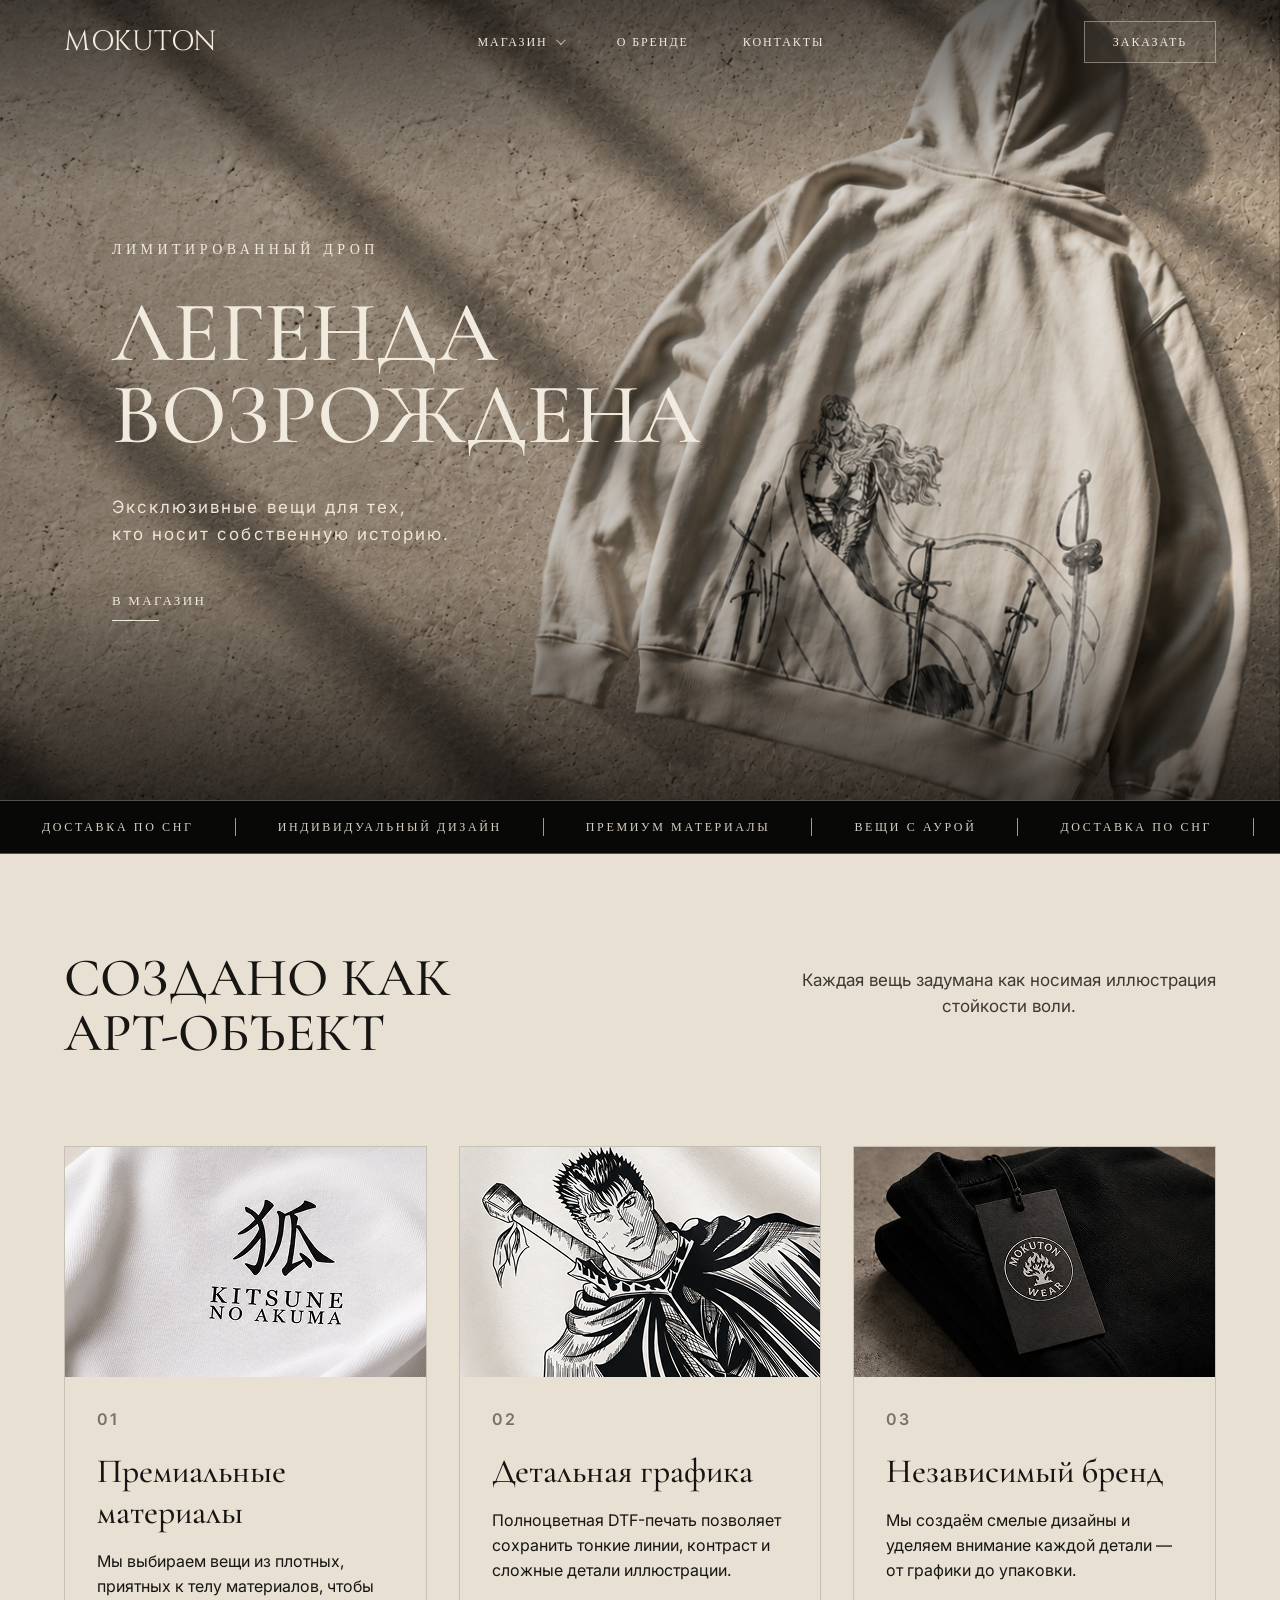
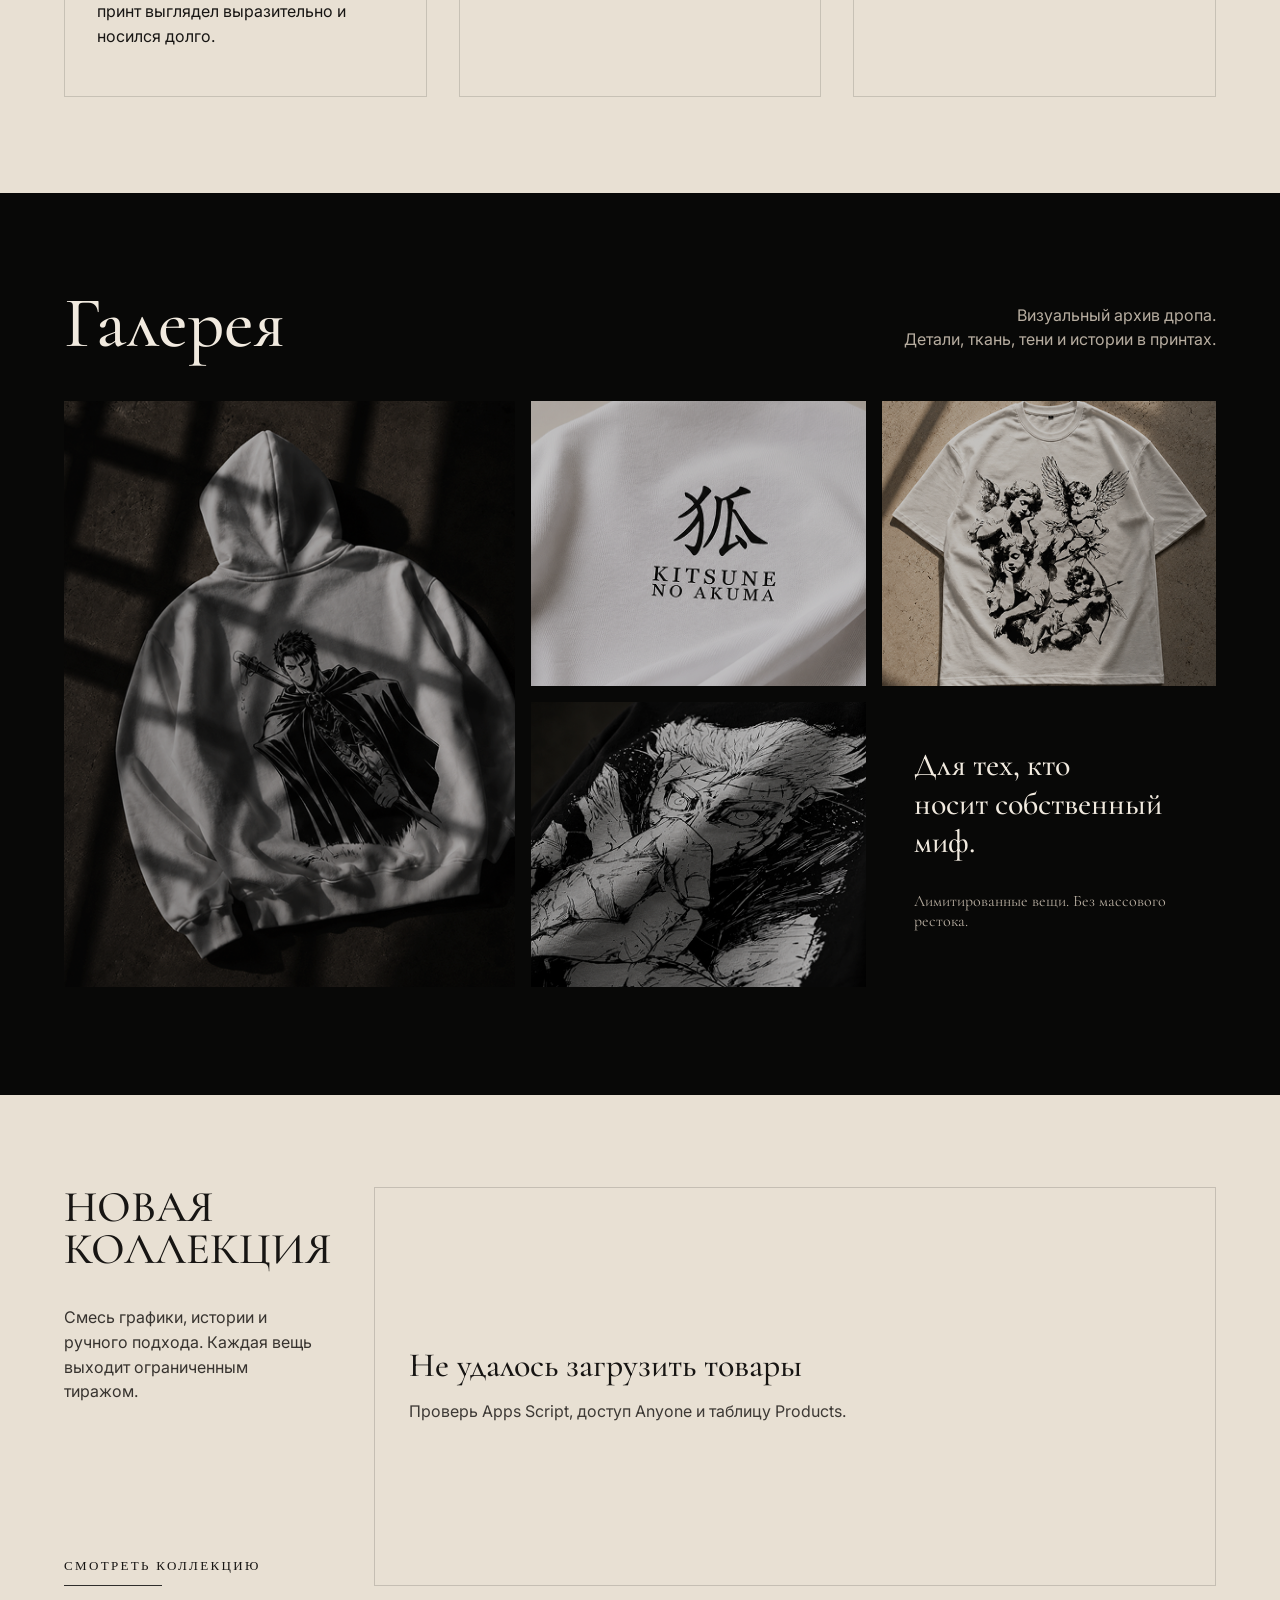
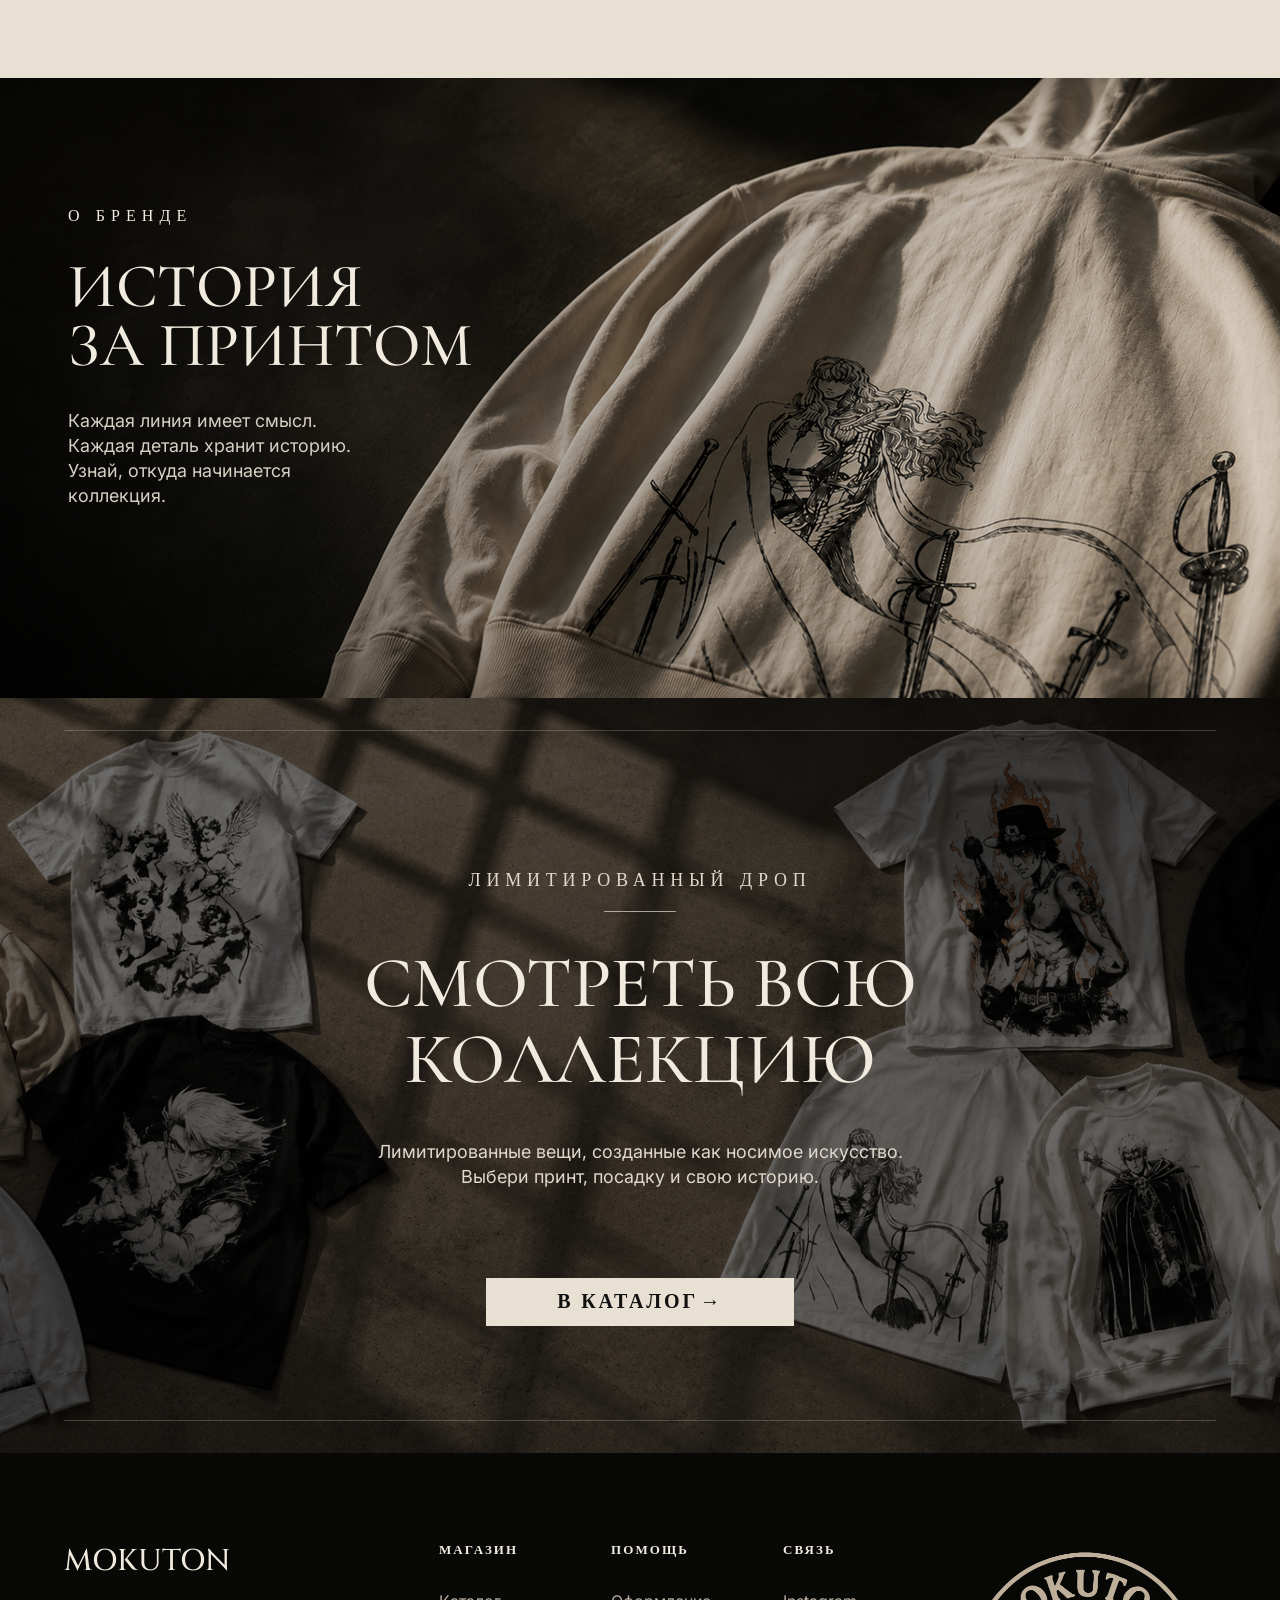
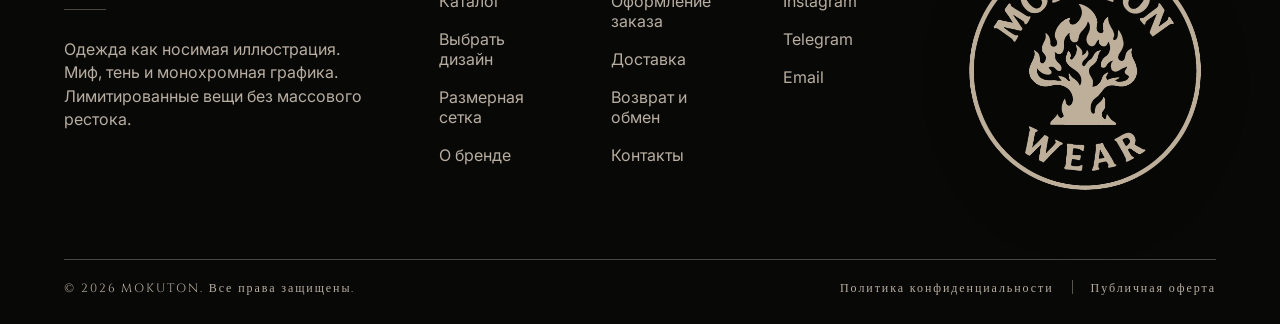
<file: index.html>
<!DOCTYPE html>
<html lang="ru">
<head>
  <meta charset="UTF-8" />
  <meta name="viewport" content="width=device-width, initial-scale=1.0" />
  <title>MOKUTON</title>
  <link rel="icon" href="favicon.ico" sizes="any">
  <link rel="icon" href="favicon.svg" type="image/svg+xml">
  <link rel="icon" type="image/png" sizes="96x96" href="favicon-96x96.png">
  <link rel="apple-touch-icon" sizes="180x180" href="apple-touch-icon.png">
  <link rel="manifest" href="site.webmanifest">
  <link rel="preconnect" href="https://fonts.googleapis.com">
  <link rel="preconnect" href="https://fonts.gstatic.com" crossorigin>
  <link href="https://fonts.googleapis.com/css2?family=Cinzel:wght@400;500;600&family=Cormorant+Garamond:wght@400;500;600&family=Inter:wght@300;400;500;600&display=swap" rel="stylesheet">

  <link rel="stylesheet" href="css/style.css" />
</head>
<body>

  <header class="header scrolled">
    <a href="index.html" class="logo">MOKUTON</a>

    <nav class="nav" aria-label="Основная навигация">
      <div class="nav-dropdown">
        <button type="button" class="nav-link nav-dropdown-trigger" aria-label="Открыть меню магазина">
          Магазин
        </button>

        <div class="nav-dropdown-menu" aria-label="Разделы магазина">
          <p class="nav-dropdown-title">Магазин</p>
          <span class="nav-dropdown-divider"></span>
          <a href="catalog.html">Каталог</a>
          <a href="delivery.html#shipping">Доставка</a>
          <a href="delivery.html#returns">Возврат</a>
          <a href="size-guide.html">Размерная сетка</a>
          <a href="contacts.html">Контакты</a>
          <a href="privacy.html">Политика конфиденциальности</a>
          <a href="offer.html">Публичная оферта</a>
        </div>
      </div>

      <a href="index.html#about">О бренде</a>
      <a href="contacts.html">Контакты</a>
    </nav>

    <div class="header-actions">
      <a href="catalog.html" class="header-order-btn">Заказать</a>
    </div>
  </header>

  <main>

    <section class="hero">
      <img src="img/hero-hoodie.png" alt="Mokuton hoodie" class="hero-img">
      <img src="img/hero-hoodie-cut.png" alt="" class="hero-hoodie-cut" aria-hidden="true">

      <div class="hero-content">
        <p class="eyebrow">Лимитированный дроп</p>
        <h1>Легенда<br>возрождена</h1>
        <p class="hero-text">
          Эксклюзивные вещи для тех,<br>
          кто носит собственную историю.
        </p>
        <a href="catalog.html" class="text-link">В магазин</a>
      </div>
    </section>

    <section class="marquee">
      <div class="marquee-track">
        <span>Доставка по СНГ</span>
        <span>Индивидуальный дизайн</span>
        <span>Премиум материалы</span>
        <span>Вещи с аурой</span>
        <span>Доставка по СНГ</span>
        <span>Индивидуальный дизайн</span>
        <span>Премиум материалы</span>
        <span>Вещи с аурой</span>
        <span>Доставка по СНГ</span>
        <span>Индивидуальный дизайн</span>
        <span>Премиум материалы</span>
        <span>Вещи с аурой</span>
        <span>Доставка по СНГ</span>
        <span>Индивидуальный дизайн</span>
        <span>Премиум материалы</span>
        <span>Вещи с аурой</span>
        <span>Доставка по СНГ</span>
        <span>Индивидуальный дизайн</span>
        <span>Премиум материалы</span>
        <span>Вещи с аурой</span>
        <span>Доставка по СНГ</span>
        <span>Индивидуальный дизайн</span>
        <span>Премиум материалы</span>
        <span>Вещи с аурой</span>
      </div>
    </section>

    <section class="quality">
      <div class="section-head">
        <h2>Создано как<br>арт-объект</h2>
        <p>
          Каждая вещь задумана как носимая иллюстрация<br>
          стойкости воли.
        </p>
      </div>

      <div class="quality-grid">
        <article class="quality-card">
          <img src="img/quality-1.png" alt="">
          <div>
            <span>01</span>
            <h3>Премиальные материалы</h3>
            <p>Мы выбираем вещи из плотных, приятных к телу материалов, чтобы принт выглядел выразительно и носился долго.</p>
          </div>
        </article>

        <article class="quality-card">
          <img src="img/quality-2.png" alt="">
          <div>
            <span>02</span>
            <h3>Детальная графика</h3>
            <p>Полноцветная DTF-печать позволяет сохранить тонкие линии, контраст и сложные детали иллюстрации.</p>
          </div>
        </article>

        <article class="quality-card">
          <img src="img/quality-3.png" alt="">
          <div>
            <span>03</span>
            <h3>Независимый бренд</h3>
            <p>Мы создаём смелые дизайны и уделяем внимание каждой детали — от графики до упаковки.</p>
          </div>
        </article>
      </div>
    </section>

    <section class="gallery">
      <div class="gallery-top">
        <h2>Галерея</h2>
        <p>
          Визуальный архив дропа.<br>
          Детали, ткань, тени и истории в принтах.
        </p>
      </div>

      <div class="gallery-grid">
        <img class="gallery-large" src="img/gallery-1.png" alt="">
        <img src="img/gallery-2.png" alt="">
        <img src="img/gallery-4.png" alt="">
        <img src="img/gallery-3.png" alt="">

        <div class="gallery-note">
          <h3>Для тех, кто<br>носит собственный миф.</h3>
          <p>Лимитированные вещи. Без массового рестока.</p>
        </div>
      </div>
    </section>

    <section class="collection" id="collection">
      <div class="collection-text">
        <h2>Новая<br>коллекция</h2>
        <p>
          Смесь графики, истории и ручного подхода.
          Каждая вещь выходит ограниченным тиражом.
        </p>
        <a href="catalog.html" class="text-link dark">Смотреть коллекцию</a>
      </div>

      <div class="product-grid" id="homeProductGrid" aria-live="polite"></div>
    </section>

    <section class="story" id="story">
      <img src="img/story-fon.png" alt="" class="story-img">

      <div class="story-content">
        <p class="eyebrow">О бренде</p>
        <h2>История<br>за принтом</h2>
        <p>
          Каждая линия имеет смысл.<br>
          Каждая деталь хранит историю.<br>
          Узнай, откуда начинается<br>
          коллекция.
        </p>
</div>
    </section>

    <section class="catalog-cta">
      <div class="catalog-bg-slider">
        <img src="img/fon-end-wide.png" alt="">
      </div>

      <div class="catalog-content">
        <p class="eyebrow">Лимитированный дроп</p>
        <h2>Смотреть всю<br>коллекцию</h2>
        <p>
            Лимитированные вещи, созданные как носимое искусство.<br>
            Выбери принт, посадку и свою историю.
        </p>
        <a href="catalog.html" class="big-btn">В каталог <span class="link-arrow" aria-hidden="true">→</span></a>
      </div>
    </section>

  </main>

  <footer class="footer" id="about">
    <div class="footer-grid">
      <div>
        <h2>MOKUTON</h2>
        <p>
          Одежда как носимая иллюстрация.<br>
          Миф, тень и монохромная графика.<br>
          Лимитированные вещи без массового рестока.
        </p>
      </div>

      <div>
        <h4>Магазин</h4>
        <a href="catalog.html">Каталог</a>
        <a href="catalog.html">Выбрать дизайн</a>
        <a href="size-guide.html">Размерная сетка</a>
        <a href="index.html">О бренде</a>
      </div>

      <div>
        <h4>Помощь</h4>
        <a href="delivery.html#order">Оформление заказа</a>
        <a href="delivery.html#shipping">Доставка</a>
        <a href="delivery.html#returns">Возврат и обмен</a>
        <a href="contacts.html">Контакты</a>
      </div>

      <div>
        <h4>Связь</h4>
        <a href="https://instagram.com/moku.tonwear" target="_blank" rel="noopener noreferrer">Instagram</a>
        <a href="https://t.me/mokuton_wear" target="_blank" rel="noopener noreferrer">Telegram</a>
        <a href="mailto:mokuton.orders@gmail.com">Email</a>
      </div>

      <div class="footer-logo-card">
        <img src="img/logo-footer.png" alt="MOKUTON" class="footer-logo-img">
      </div>
    </div>

    <div class="footer-bottom">
      <span>© 2026 MOKUTON. Все права защищены.</span>

      <div class="footer-legal">
        <a href="privacy.html">Политика конфиденциальности</a>
        <a href="offer.html">Публичная оферта</a>
      </div>
    </div>
  </footer>

  <script src="js/main.js"></script>
</body>
</html>
</file>
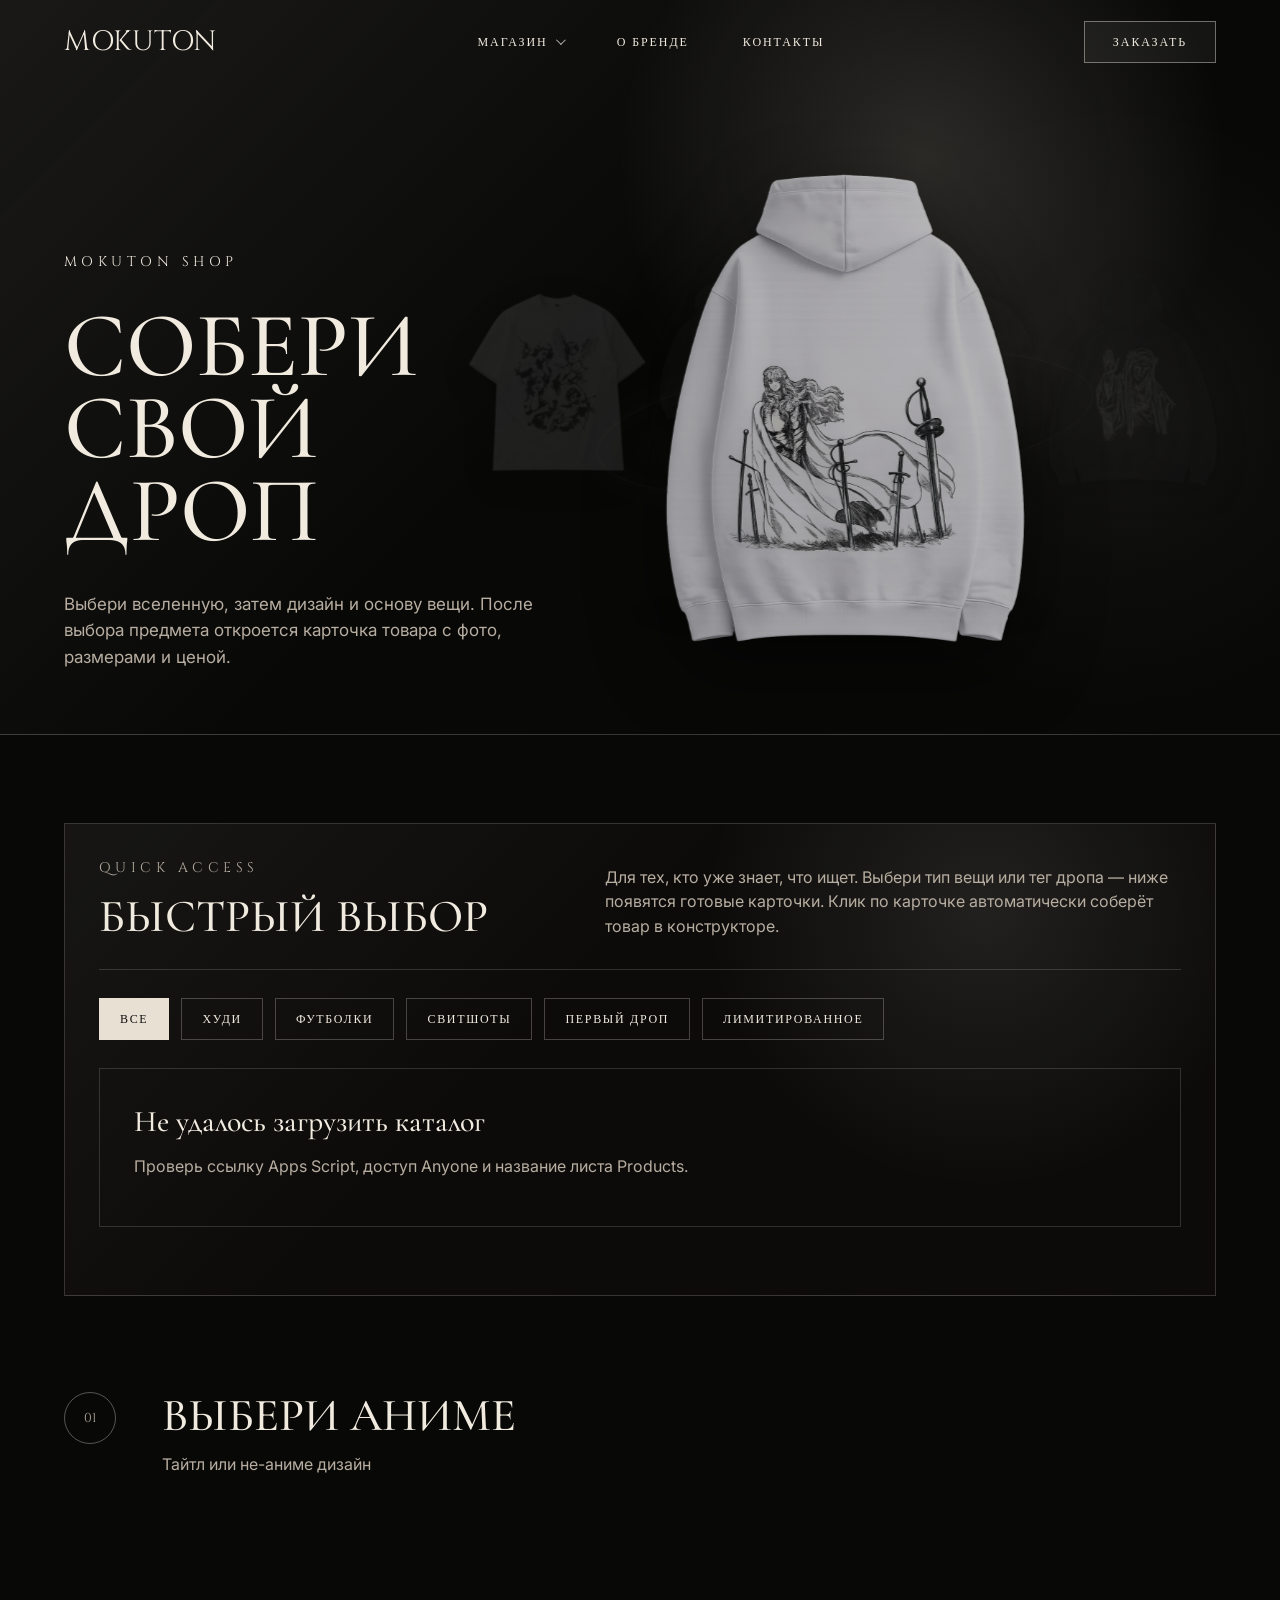
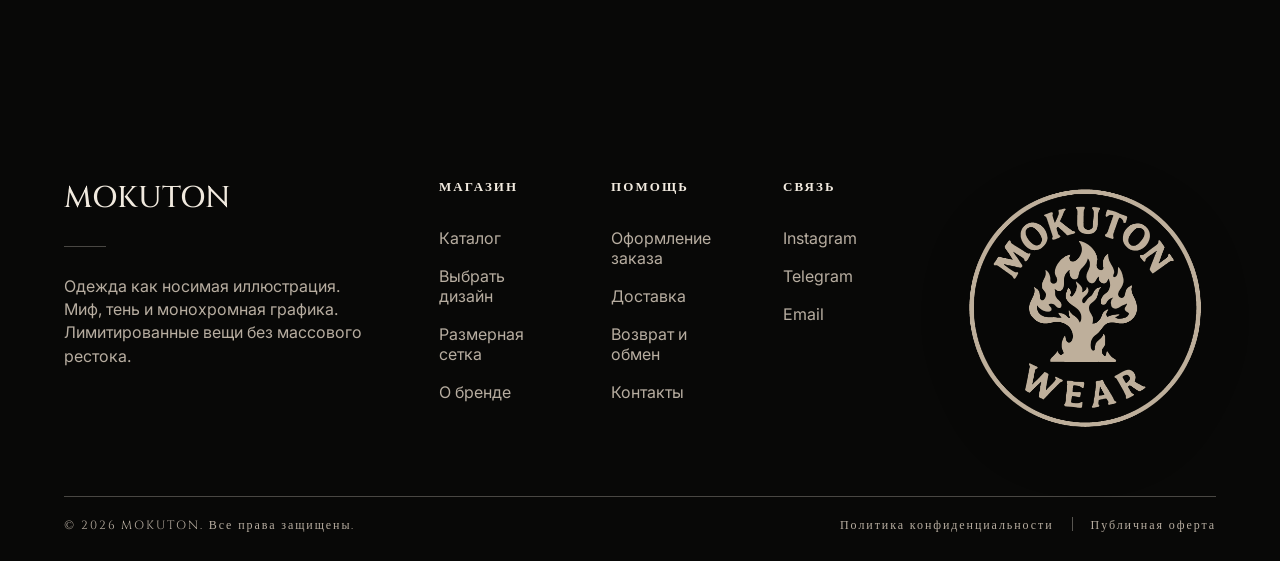
<file: catalog.html>
<!DOCTYPE html>
<html lang="ru">
<head>
  <meta charset="UTF-8" />
  <meta name="viewport" content="width=device-width, initial-scale=1.0" />
  <title>Каталог — MOKUTON</title>
  <link rel="icon" href="favicon.ico" sizes="any">
  <link rel="icon" href="favicon.svg" type="image/svg+xml">
  <link rel="icon" type="image/png" sizes="96x96" href="favicon-96x96.png">
  <link rel="apple-touch-icon" sizes="180x180" href="apple-touch-icon.png">
  <link rel="manifest" href="site.webmanifest">
  <link rel="preconnect" href="https://fonts.googleapis.com">
  <link rel="preconnect" href="https://fonts.gstatic.com" crossorigin>
  <link href="https://fonts.googleapis.com/css2?family=Cinzel:wght@400;500;600&family=Cormorant+Garamond:wght@400;500;600&family=Inter:wght@300;400;500;600&display=swap" rel="stylesheet">

  <link rel="stylesheet" href="css/style.css" />
</head>
<body>

  <header class="header scrolled">
    <a href="index.html" class="logo">MOKUTON</a>

    <nav class="nav" aria-label="Основная навигация">
      <div class="nav-dropdown">
        <button type="button" class="nav-link nav-dropdown-trigger" aria-label="Открыть меню магазина">
          Магазин
        </button>

        <div class="nav-dropdown-menu" aria-label="Разделы магазина">
          <p class="nav-dropdown-title">Магазин</p>
          <span class="nav-dropdown-divider"></span>
          <a href="catalog.html">Каталог</a>
          <a href="delivery.html#shipping">Доставка</a>
          <a href="delivery.html#returns">Возврат</a>
          <a href="size-guide.html">Размерная сетка</a>
          <a href="contacts.html">Контакты</a>
          <a href="privacy.html">Политика конфиденциальности</a>
          <a href="offer.html">Публичная оферта</a>
        </div>
      </div>

      <a href="index.html">О бренде</a>
      <a href="contacts.html">Контакты</a>
    </nav>

    <div class="header-actions">
      <a href="catalog.html" class="header-order-btn">Заказать</a>
    </div>
  </header>

  <main class="catalog-page">

    <section class="catalog-hero-screen catalog-hero-showcase">
      <div class="catalog-hero-copy">
        <p class="eyebrow">Mokuton shop</p>
        <h1>Собери<br>свой дроп</h1>
        <p>
          Выбери вселенную, затем дизайн и основу вещи.
          После выбора предмета откроется карточка товара с фото, размерами и ценой.
        </p>
      </div>

      <div class="drop-carousel" aria-hidden="true">
        <span class="drop-carousel-ring"></span>
        <img class="drop-carousel-item" style="--drop-index: 0" src="img/drop-carousel/drop-1.png" alt="">
        <img class="drop-carousel-item" style="--drop-index: 1" src="img/drop-carousel/drop-2.png" alt="">
        <img class="drop-carousel-item" style="--drop-index: 2" src="img/drop-carousel/drop-3.png" alt="">
        <img class="drop-carousel-item" style="--drop-index: 3" src="img/drop-carousel/drop-4.png" alt="">
        <img class="drop-carousel-item" style="--drop-index: 4" src="img/drop-carousel/drop-5.png" alt="">
      </div>
    </section>

    <section class="catalog-constructor" aria-label="Каталог товаров">

      <section class="quick-catalog" aria-label="Быстрые фильтры каталога">
        <div class="quick-catalog-head">
          <div>
            <p class="eyebrow">Quick access</p>
            <h2>Быстрый выбор</h2>
          </div>
          <p>
            Для тех, кто уже знает, что ищет. Выбери тип вещи или тег дропа — ниже появятся
            готовые карточки. Клик по карточке автоматически соберёт товар в конструкторе.
          </p>
        </div>

        <div class="quick-filter-row" id="quickFilterRow">
          <button type="button" class="quick-filter is-active" data-filter="all">Все</button>
          <button type="button" class="quick-filter" data-filter="hoodie">Худи</button>
          <button type="button" class="quick-filter" data-filter="tshirt">Футболки</button>
          <button type="button" class="quick-filter" data-filter="sweatshirt">Свитшоты</button>
          <button type="button" class="quick-filter" data-filter="tag:первый-дроп">Первый дроп</button>
          <button type="button" class="quick-filter" data-filter="tag:лимитированный">Лимитированное</button>
        </div>

        <div class="quick-product-grid" id="quickProductGrid"></div>
      </section>

      <section class="catalog-step">
        <div class="catalog-step-head">
          <span>01</span>
          <div>
            <h2>Выбери аниме</h2>
            <p>Тайтл или не-аниме дизайн</p>
          </div>
        </div>

        <div class="choice-grid anime-choice-grid" id="animeGrid"></div>
      </section>

      <section class="catalog-step is-hidden" id="designStep">
        <div class="catalog-step-head">
          <span>02</span>
          <div>
            <h2>Выбери дизайн</h2>
            <p>Этот принт нанесем на одежду</p>
          </div>
        </div>

        <div class="choice-grid design-choice-grid" id="designGrid"></div>
      </section>

      <section class="catalog-step is-hidden" id="garmentStep">
        <div class="catalog-step-head">
          <span>03</span>
          <div>
            <h2>Выбери предмет одежды</h2>
            <p>Худи, футболка или свитшот с выбранном дизайном.</p>
          </div>
        </div>

        <div class="choice-grid garment-choice-grid" id="garmentGrid"></div>
      </section>

      <section class="product-result is-hidden" id="productResult" aria-live="polite"></section>

    </section>

  </main>

  <footer class="footer" id="about">
    <div class="footer-grid">
      <div>
        <h2>MOKUTON</h2>
        <p>
          Одежда как носимая иллюстрация.<br>
          Миф, тень и монохромная графика.<br>
          Лимитированные вещи без массового рестока.
        </p>
      </div>

      <div>
        <h4>Магазин</h4>
        <a href="catalog.html">Каталог</a>
        <a href="catalog.html">Выбрать дизайн</a>
        <a href="size-guide.html">Размерная сетка</a>
        <a href="index.html">О бренде</a>
      </div>

      <div>
        <h4>Помощь</h4>
        <a href="delivery.html#order">Оформление заказа</a>
        <a href="delivery.html#shipping">Доставка</a>
        <a href="delivery.html#returns">Возврат и обмен</a>
        <a href="contacts.html">Контакты</a>
      </div>

      <div>
        <h4>Связь</h4>
        <a href="https://instagram.com/moku.tonwear" target="_blank" rel="noopener noreferrer">Instagram</a>
        <a href="https://t.me/mokuton_wear" target="_blank" rel="noopener noreferrer">Telegram</a>
        <a href="mailto:mokuton.orders@gmail.com">Email</a>
      </div>

      <div class="footer-logo-card">
        <img src="img/logo-footer.png" alt="MOKUTON" class="footer-logo-img">
      </div>
    </div>

    <div class="footer-bottom">
      <span>© 2026 MOKUTON. Все права защищены.</span>

      <div class="footer-legal">
        <a href="privacy.html">Политика конфиденциальности</a>
        <a href="offer.html">Публичная оферта</a>
      </div>
    </div>
  </footer>

  <script src="js/catalog.js"></script>
  <script src="js/main.js"></script>
</body>
</html>
</file>
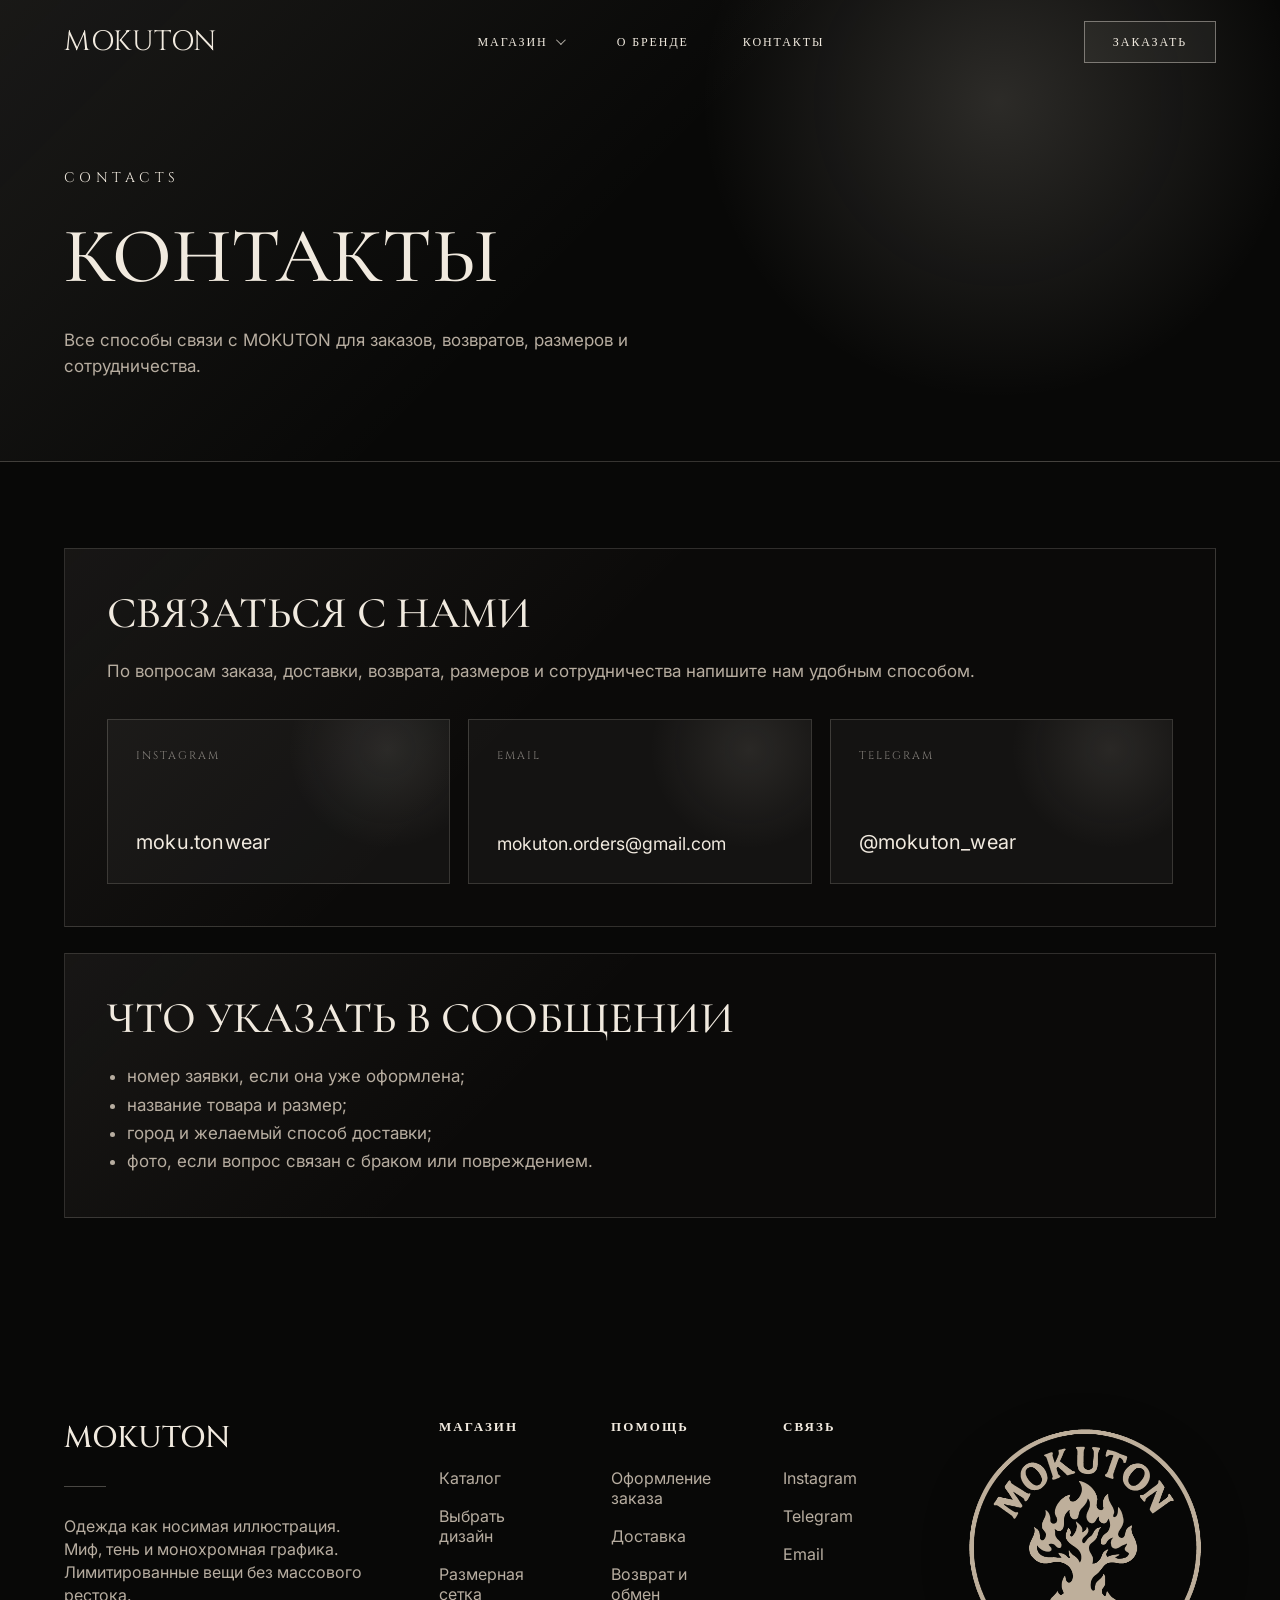
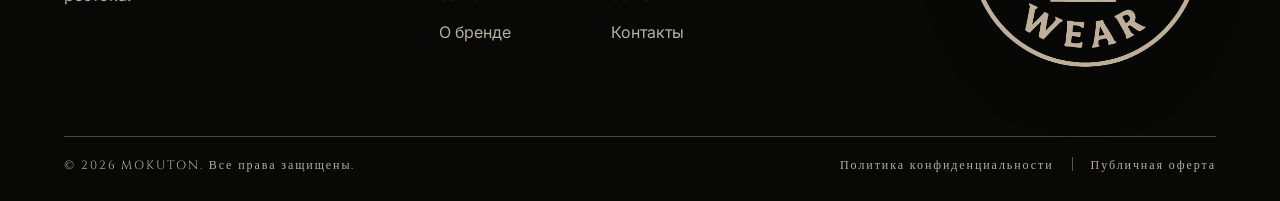
<file: contacts.html>
<!DOCTYPE html>
<html lang="ru">
<head>
  <meta charset="UTF-8" />
  <meta name="viewport" content="width=device-width, initial-scale=1.0" />
  <title>Контакты — MOKUTON</title>
  <link rel="icon" href="favicon.ico" sizes="any">
  <link rel="icon" href="favicon.svg" type="image/svg+xml">
  <link rel="icon" type="image/png" sizes="96x96" href="favicon-96x96.png">
  <link rel="apple-touch-icon" sizes="180x180" href="apple-touch-icon.png">
  <link rel="manifest" href="site.webmanifest">
  <link rel="preconnect" href="https://fonts.googleapis.com">
  <link rel="preconnect" href="https://fonts.gstatic.com" crossorigin>
  <link href="https://fonts.googleapis.com/css2?family=Cinzel:wght@400;500;600&family=Cormorant+Garamond:wght@400;500;600&family=Inter:wght@300;400;500;600&display=swap" rel="stylesheet">

  <link rel="stylesheet" href="css/style.css" />
</head>
<body>

  <header class="header scrolled">
    <a href="index.html" class="logo">MOKUTON</a>

    <nav class="nav" aria-label="Основная навигация">
      <div class="nav-dropdown">
        <button type="button" class="nav-link nav-dropdown-trigger" aria-label="Открыть меню магазина">
          Магазин
        </button>

        <div class="nav-dropdown-menu" aria-label="Разделы магазина">
          <p class="nav-dropdown-title">Магазин</p>
          <span class="nav-dropdown-divider"></span>
          <a href="catalog.html">Каталог</a>
          <a href="delivery.html#shipping">Доставка</a>
          <a href="delivery.html#returns">Возврат</a>
          <a href="size-guide.html">Размерная сетка</a>
          <a href="contacts.html">Контакты</a>
          <a href="privacy.html">Политика конфиденциальности</a>
          <a href="offer.html">Публичная оферта</a>
        </div>
      </div>

      <a href="index.html#about">О бренде</a>
      <a href="contacts.html">Контакты</a>
    </nav>

    <div class="header-actions">
      <a href="catalog.html" class="header-order-btn">Заказать</a>
    </div>
  </header>

  <main class="info-page">
    <section class="info-hero">
      <p class="eyebrow">Contacts</p>
      <h1>Контакты</h1>
      <p>Все способы связи с MOKUTON для заказов, возвратов, размеров и сотрудничества.</p>
    </section>

    <section class="info-content">
      <div class="info-main">
        <section class="info-block">
          <h2>Связаться с нами</h2>
          <p>По вопросам заказа, доставки, возврата, размеров и сотрудничества напишите нам удобным способом.</p>
          <div class="contact-grid">
            <div class="contact-card">
              <span>Instagram</span>
              <a class="contact-value contact-instagram" href="https://instagram.com/moku.tonwear" target="_blank" rel="noopener noreferrer">moku.tonwear</a>
            </div>

            <div class="contact-card">
              <span>Email</span>
              <a class="contact-value contact-email" href="mailto:mokuton.orders@gmail.com">mokuton.orders@gmail.com</a>
            </div>

            <div class="contact-card">
              <span>Telegram</span>
              <a class="contact-value contact-telegram" href="https://t.me/mokuton_wear" target="_blank" rel="noopener noreferrer">@mokuton_wear</a>
            </div>
          </div>
        </section>

        <section class="info-block">
          <h2>Что указать в сообщении</h2>
          <ul>
            <li>номер заявки, если она уже оформлена;</li>
            <li>название товара и размер;</li>
            <li>город и желаемый способ доставки;</li>
            <li>фото, если вопрос связан с браком или повреждением.</li>
          </ul>
        </section>
      </div>
    </section>
  </main>

  <footer class="footer" id="about">
    <div class="footer-grid">
      <div>
        <h2>MOKUTON</h2>
        <p>
          Одежда как носимая иллюстрация.<br>
          Миф, тень и монохромная графика.<br>
          Лимитированные вещи без массового рестока.
        </p>
      </div>

      <div>
        <h4>Магазин</h4>
        <a href="catalog.html">Каталог</a>
        <a href="catalog.html">Выбрать дизайн</a>
        <a href="size-guide.html">Размерная сетка</a>
        <a href="index.html">О бренде</a>
      </div>

      <div>
        <h4>Помощь</h4>
        <a href="delivery.html#order">Оформление заказа</a>
        <a href="delivery.html#shipping">Доставка</a>
        <a href="delivery.html#returns">Возврат и обмен</a>
        <a href="contacts.html">Контакты</a>
      </div>

      <div>
        <h4>Связь</h4>
        <a href="https://instagram.com/moku.tonwear" target="_blank" rel="noopener noreferrer">Instagram</a>
        <a href="https://t.me/mokuton_wear" target="_blank" rel="noopener noreferrer">Telegram</a>
        <a href="mailto:mokuton.orders@gmail.com">Email</a>
      </div>

      <div class="footer-logo-card">
        <img src="img/logo-footer.png" alt="MOKUTON" class="footer-logo-img">
      </div>
    </div>

    <div class="footer-bottom">
      <span>© 2026 MOKUTON. Все права защищены.</span>

      <div class="footer-legal">
        <a href="privacy.html">Политика конфиденциальности</a>
        <a href="offer.html">Публичная оферта</a>
      </div>
    </div>
  </footer>

  <script src="js/main.js"></script>
</body>
</html>
</file>
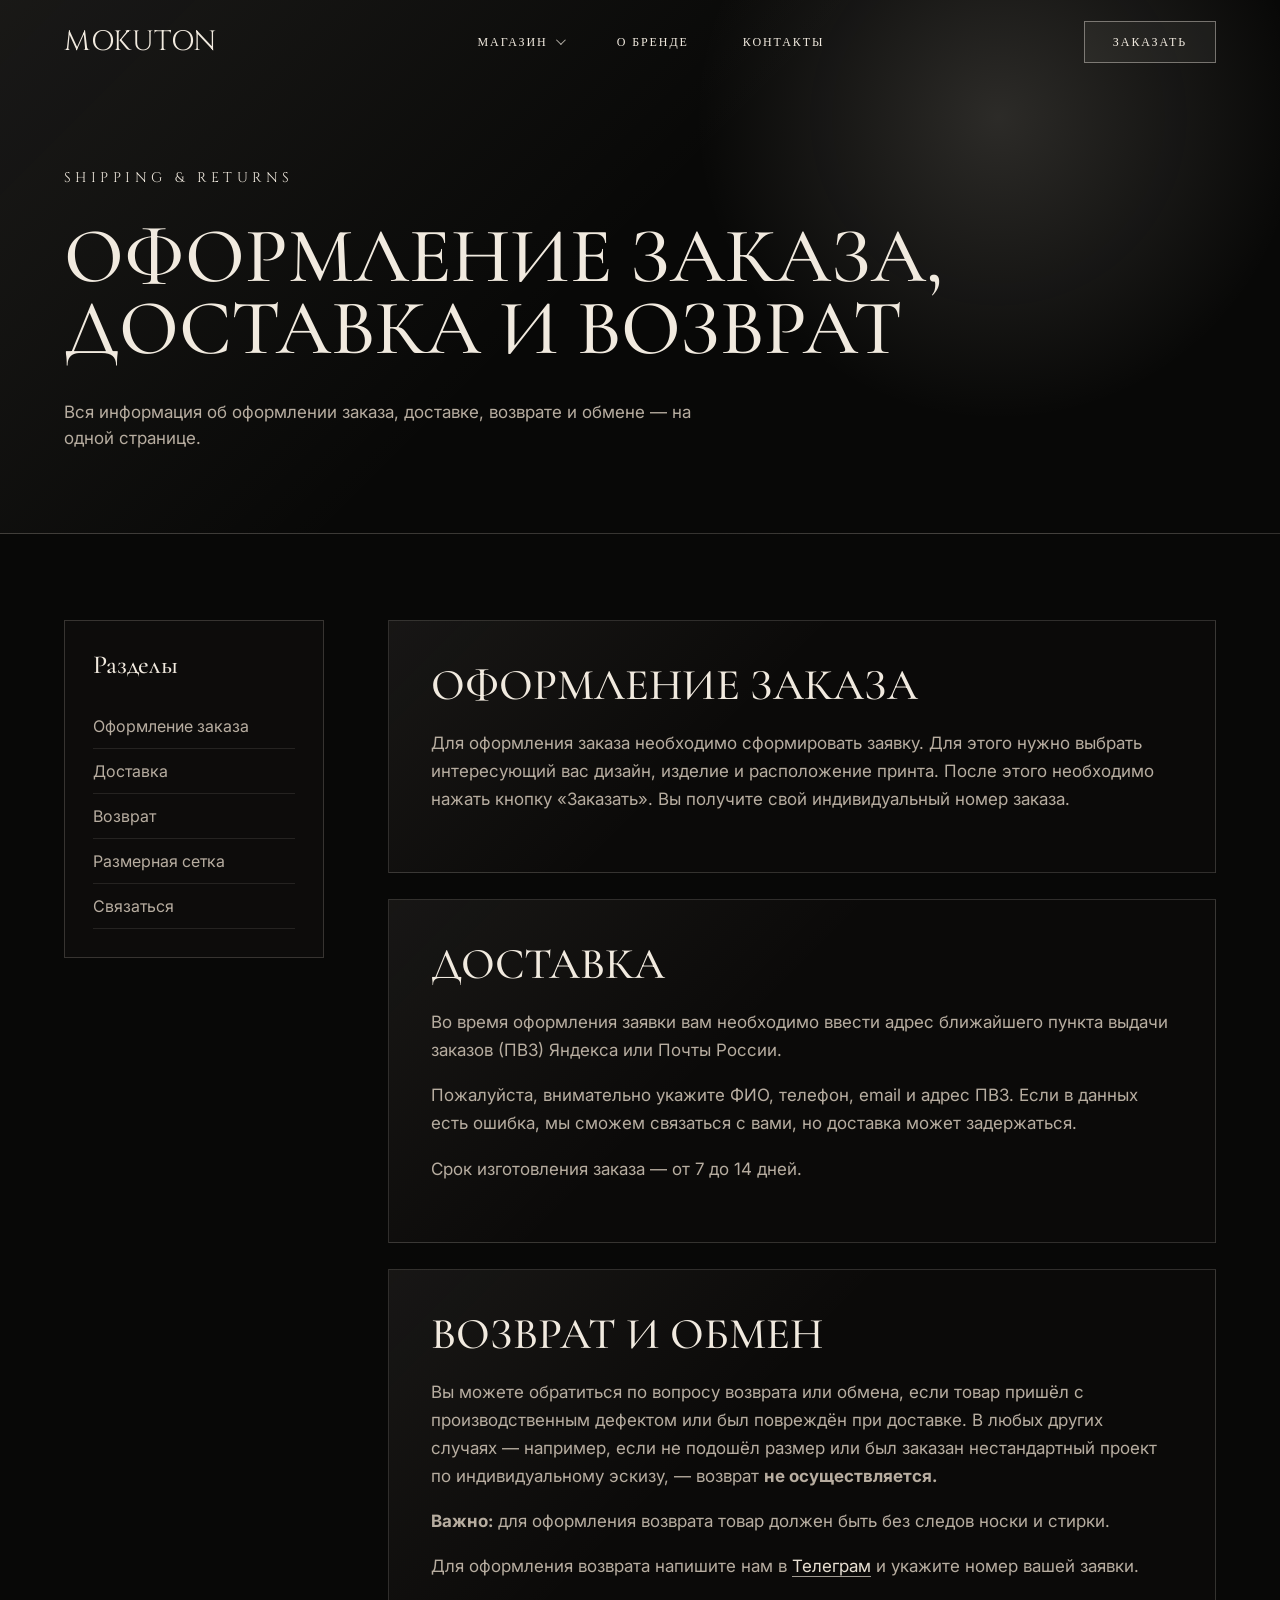
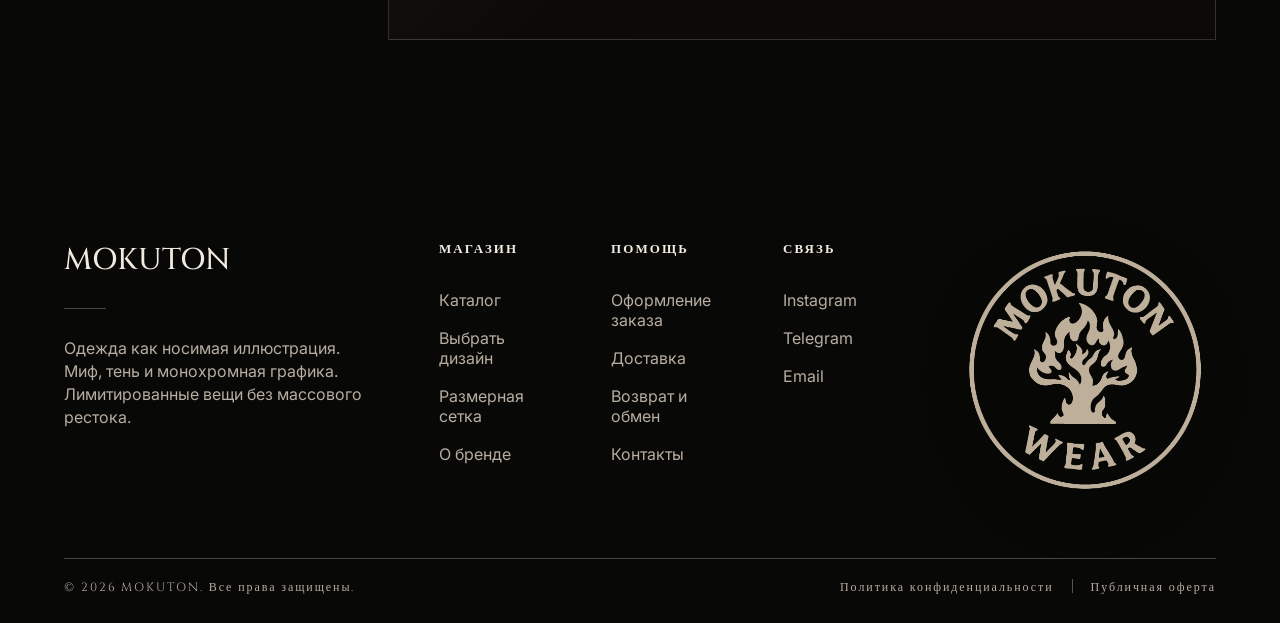
<file: delivery.html>
<!DOCTYPE html>
<html lang="ru">
<head>
  <meta charset="UTF-8" />
  <meta name="viewport" content="width=device-width, initial-scale=1.0" />
  <title>Оформление заказа, доставка и возврат — MOKUTON</title>
  <link rel="icon" href="favicon.ico" sizes="any">
  <link rel="icon" href="favicon.svg" type="image/svg+xml">
  <link rel="icon" type="image/png" sizes="96x96" href="favicon-96x96.png">
  <link rel="apple-touch-icon" sizes="180x180" href="apple-touch-icon.png">
  <link rel="manifest" href="site.webmanifest">
  <link rel="preconnect" href="https://fonts.googleapis.com">
  <link rel="preconnect" href="https://fonts.gstatic.com" crossorigin>
  <link href="https://fonts.googleapis.com/css2?family=Cinzel:wght@400;500;600&family=Cormorant+Garamond:wght@400;500;600&family=Inter:wght@300;400;500;600&display=swap" rel="stylesheet">

  <link rel="stylesheet" href="css/style.css" />
</head>
<body>

  <header class="header scrolled">
    <a href="index.html" class="logo">MOKUTON</a>

    <nav class="nav" aria-label="Основная навигация">
      <div class="nav-dropdown">
        <button type="button" class="nav-link nav-dropdown-trigger" aria-label="Открыть меню магазина">
          Магазин
        </button>

        <div class="nav-dropdown-menu" aria-label="Разделы магазина">
          <p class="nav-dropdown-title">Магазин</p>
          <span class="nav-dropdown-divider"></span>
          <a href="catalog.html">Каталог</a>
          <a href="delivery.html#shipping">Доставка</a>
          <a href="delivery.html#returns">Возврат</a>
          <a href="size-guide.html">Размерная сетка</a>
          <a href="contacts.html">Контакты</a>
          <a href="privacy.html">Политика конфиденциальности</a>
          <a href="offer.html">Публичная оферта</a>
        </div>
      </div>

      <a href="index.html#about">О бренде</a>
      <a href="contacts.html">Контакты</a>
    </nav>

    <div class="header-actions">
      <a href="catalog.html" class="header-order-btn">Заказать</a>
    </div>
  </header>

  <main class="info-page">
    <section class="info-hero">
      <p class="eyebrow">Shipping & returns</p>
      <h1>Оформление заказа,
доставка и возврат</h1>
      <p>Вся информация об оформлении заказа, доставке, возврате и обмене — на одной странице.</p>
    </section>

    <section class="info-content">
      <div class="info-layout">
        <aside class="info-side">
          <h3>Разделы</h3>
          <a href="#order">Оформление заказа</a>
          <a href="#shipping">Доставка</a>
          <a href="#returns">Возврат</a>
          <a href="size-guide.html">Размерная сетка</a>
          <a href="contacts.html">Связаться</a>
        </aside>

        <div class="info-main">
          <section class="info-block" id="order">
            <h2>Оформление заказа</h2>
            <p>Для оформления заказа необходимо сформировать заявку. Для этого нужно выбрать интересующий вас дизайн, изделие и расположение принта. После этого необходимо нажать кнопку «Заказать». Вы получите свой индивидуальный номер заказа.</p>
          </section>

          <section class="info-block" id="shipping">
            <h2>Доставка</h2>
            <p>Во время оформления заявки вам необходимо ввести адрес ближайшего пункта выдачи заказов (ПВЗ) Яндекса или Почты России.</p>
            <p>Пожалуйста, внимательно укажите ФИО, телефон, email и адрес ПВЗ. Если в данных есть ошибка, мы сможем связаться с вами, но доставка может задержаться.</p>
            <p>Срок изготовления заказа — от 7 до 14 дней.</p>
          </section>

          <section class="info-block" id="returns">
            <h2>Возврат и обмен</h2>
            <p>Вы можете обратиться по вопросу возврата или обмена, если товар пришёл с производственным дефектом или был повреждён при доставке. В любых других случаях — например, если не подошёл размер или был заказан нестандартный проект по индивидуальному эскизу, — возврат <strong>не осуществляется.</strong></p>
            <p><strong>Важно:</strong> для оформления возврата товар должен быть без следов носки и стирки.</p>
            <p>Для оформления возврата напишите нам в <a href="https://t.me/mokuton_wear" class="telegram-link" target="_blank" rel="noopener noreferrer">Телеграм</a> и укажите номер вашей заявки.</p>
          </section>
        </div>
      </div>
    </section>
  </main>

  <footer class="footer" id="about">
    <div class="footer-grid">
      <div>
        <h2>MOKUTON</h2>
        <p>
          Одежда как носимая иллюстрация.<br>
          Миф, тень и монохромная графика.<br>
          Лимитированные вещи без массового рестока.
        </p>
      </div>

      <div>
        <h4>Магазин</h4>
        <a href="catalog.html">Каталог</a>
        <a href="catalog.html">Выбрать дизайн</a>
        <a href="size-guide.html">Размерная сетка</a>
        <a href="index.html">О бренде</a>
      </div>

      <div>
        <h4>Помощь</h4>
        <a href="delivery.html#order">Оформление заказа</a>
        <a href="delivery.html#shipping">Доставка</a>
        <a href="delivery.html#returns">Возврат и обмен</a>
        <a href="contacts.html">Контакты</a>
      </div>

      <div>
        <h4>Связь</h4>
        <a href="https://instagram.com/moku.tonwear" target="_blank" rel="noopener noreferrer">Instagram</a>
        <a href="https://t.me/mokuton_wear" target="_blank" rel="noopener noreferrer">Telegram</a>
        <a href="mailto:mokuton.orders@gmail.com">Email</a>
      </div>

      <div class="footer-logo-card">
        <img src="img/logo-footer.png" alt="MOKUTON" class="footer-logo-img">
      </div>
    </div>

    <div class="footer-bottom">
      <span>© 2026 MOKUTON. Все права защищены.</span>

      <div class="footer-legal">
        <a href="privacy.html">Политика конфиденциальности</a>
        <a href="offer.html">Публичная оферта</a>
      </div>
    </div>
  </footer>
  <script src="js/main.js"></script>
</body>
</html>
</file>
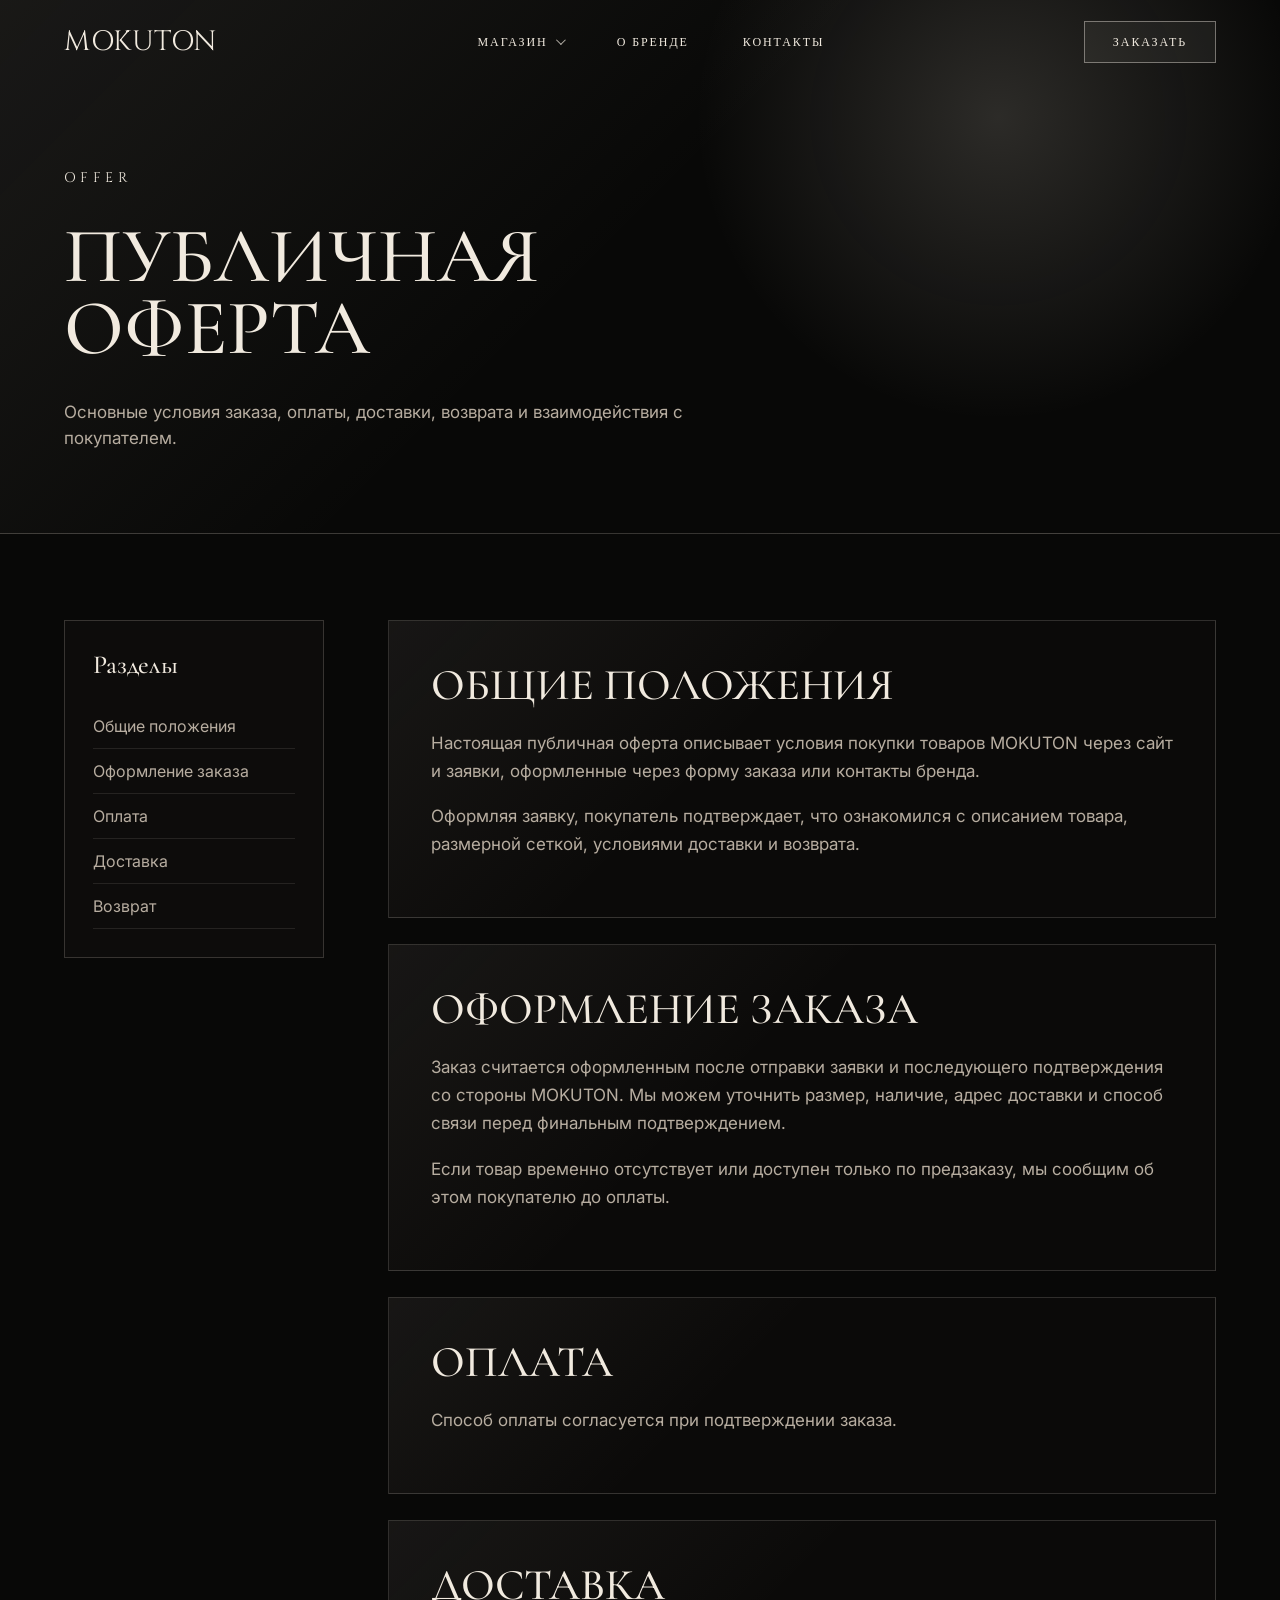
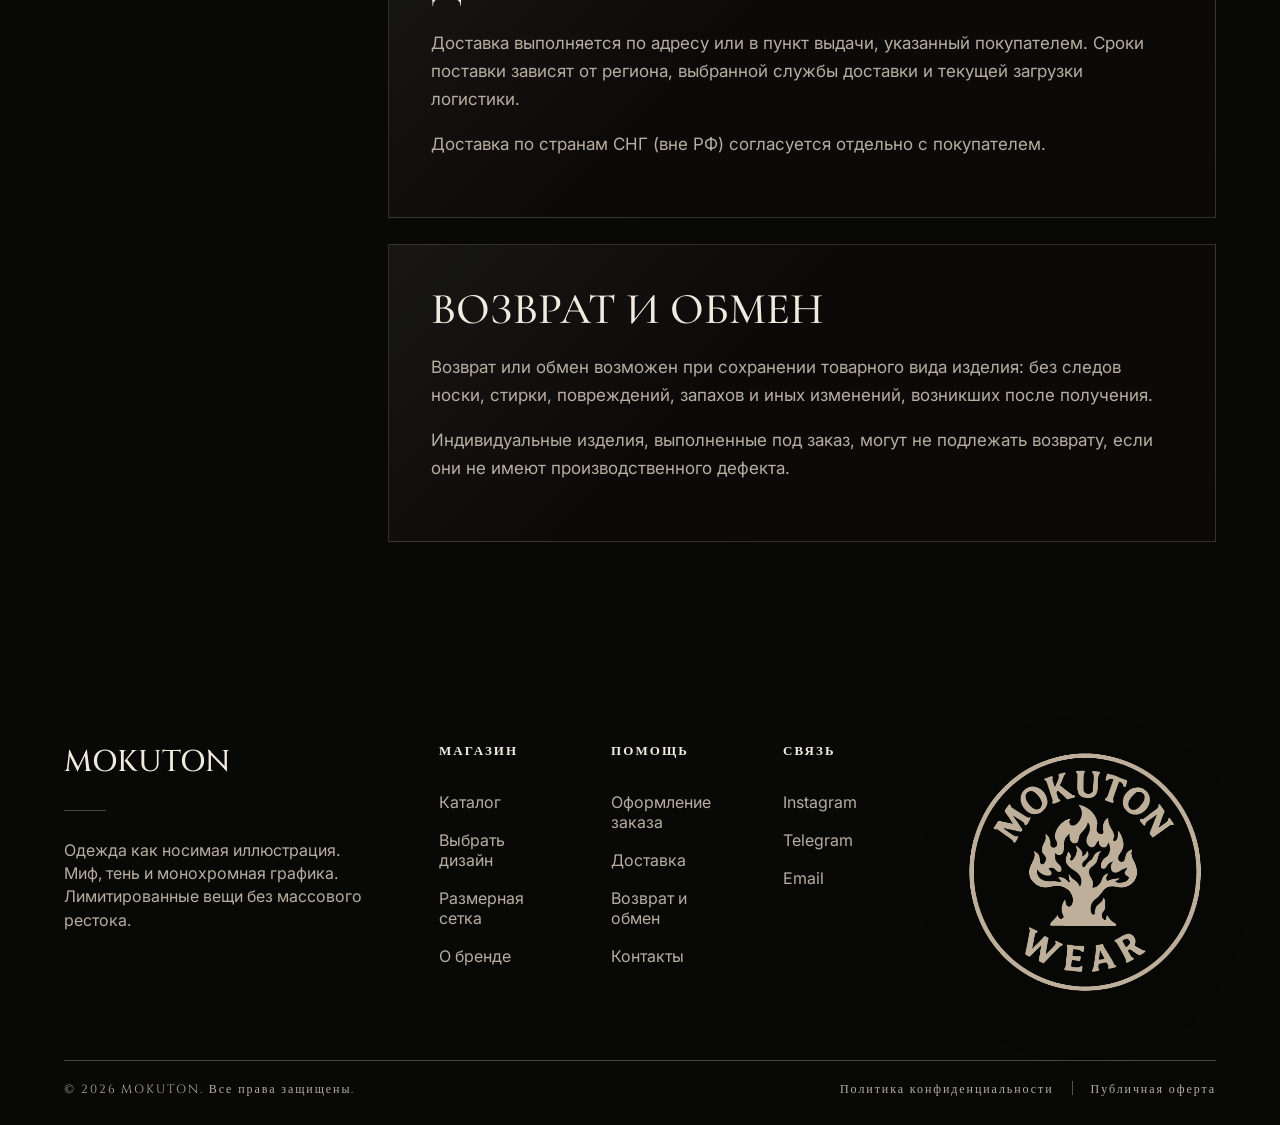
<file: offer.html>
<!DOCTYPE html>
<html lang="ru">
<head>
  <meta charset="UTF-8" />
  <meta name="viewport" content="width=device-width, initial-scale=1.0" />
  <title>Публичная оферта — MOKUTON</title>
  <link rel="icon" href="favicon.ico" sizes="any">
  <link rel="icon" href="favicon.svg" type="image/svg+xml">
  <link rel="icon" type="image/png" sizes="96x96" href="favicon-96x96.png">
  <link rel="apple-touch-icon" sizes="180x180" href="apple-touch-icon.png">
  <link rel="manifest" href="site.webmanifest">
  <link rel="preconnect" href="https://fonts.googleapis.com">
  <link rel="preconnect" href="https://fonts.gstatic.com" crossorigin>
  <link href="https://fonts.googleapis.com/css2?family=Cinzel:wght@400;500;600&family=Cormorant+Garamond:wght@400;500;600&family=Inter:wght@300;400;500;600&display=swap" rel="stylesheet">

  <link rel="stylesheet" href="css/style.css" />
</head>
<body>

  <header class="header scrolled">
    <a href="index.html" class="logo">MOKUTON</a>

    <nav class="nav" aria-label="Основная навигация">
      <div class="nav-dropdown">
        <button type="button" class="nav-link nav-dropdown-trigger" aria-label="Открыть меню магазина">
          Магазин
        </button>

        <div class="nav-dropdown-menu" aria-label="Разделы магазина">
          <p class="nav-dropdown-title">Магазин</p>
          <span class="nav-dropdown-divider"></span>
          <a href="catalog.html">Каталог</a>
          <a href="delivery.html#shipping">Доставка</a>
          <a href="delivery.html#returns">Возврат</a>
          <a href="size-guide.html">Размерная сетка</a>
          <a href="contacts.html">Контакты</a>
          <a href="privacy.html">Политика конфиденциальности</a>
          <a href="offer.html">Публичная оферта</a>
        </div>
      </div>

      <a href="index.html#about">О бренде</a>
      <a href="contacts.html">Контакты</a>
    </nav>

    <div class="header-actions">
      <a href="catalog.html" class="header-order-btn">Заказать</a>
    </div>
  </header>

  <main class="info-page">
    <section class="info-hero">
      <p class="eyebrow">Offer</p>
      <h1>Публичная<br>оферта</h1>
      <p>Основные условия заказа, оплаты, доставки, возврата и взаимодействия с покупателем.</p>
    </section>

    <section class="info-content">
      <div class="info-layout">
        <aside class="info-side">
          <h3>Разделы</h3>
          <a href="#general">Общие положения</a>
          <a href="#order">Оформление заказа</a>
          <a href="#payment">Оплата</a>
          <a href="#shipping">Доставка</a>
          <a href="#returns">Возврат</a>
        </aside>

        <div class="info-main">
          <section class="info-block" id="general">
            <h2>Общие положения</h2>
            <p>Настоящая публичная оферта описывает условия покупки товаров MOKUTON через сайт и заявки, оформленные через форму заказа или контакты бренда.</p>
            <p>Оформляя заявку, покупатель подтверждает, что ознакомился с описанием товара, размерной сеткой, условиями доставки и возврата.</p>
          </section>

          <section class="info-block" id="order">
            <h2>Оформление заказа</h2>
            <p>Заказ считается оформленным после отправки заявки и последующего подтверждения со стороны MOKUTON. Мы можем уточнить размер, наличие, адрес доставки и способ связи перед финальным подтверждением.</p>
            <p>Если товар временно отсутствует или доступен только по предзаказу, мы сообщим об этом покупателю до оплаты.</p>
          </section>

          <section class="info-block" id="payment">
            <h2>Оплата</h2>
            <p>Способ оплаты согласуется при подтверждении заказа.</p>
          </section>

          <section class="info-block" id="shipping">
            <h2>Доставка</h2>
            <p>Доставка выполняется по адресу или в пункт выдачи, указанный покупателем. Сроки поставки зависят от региона, выбранной службы доставки и текущей загрузки логистики.</p>
            <p>Доставка по странам СНГ (вне РФ) согласуется отдельно с покупателем.</p>
          </section>

          <section class="info-block" id="returns">
            <h2>Возврат и обмен</h2>
            <p>Возврат или обмен возможен при сохранении товарного вида изделия: без следов носки, стирки, повреждений, запахов и иных изменений, возникших после получения.</p>
            <p>Индивидуальные изделия, выполненные под заказ, могут не подлежать возврату, если они не имеют производственного дефекта.</p>
          </section>
        </div>
      </div>
    </section>
  </main>

  <footer class="footer" id="about">
    <div class="footer-grid">
      <div>
        <h2>MOKUTON</h2>
        <p>
          Одежда как носимая иллюстрация.<br>
          Миф, тень и монохромная графика.<br>
          Лимитированные вещи без массового рестока.
        </p>
      </div>

      <div>
        <h4>Магазин</h4>
        <a href="catalog.html">Каталог</a>
        <a href="catalog.html">Выбрать дизайн</a>
        <a href="size-guide.html">Размерная сетка</a>
        <a href="index.html">О бренде</a>
      </div>

      <div>
        <h4>Помощь</h4>
        <a href="delivery.html#order">Оформление заказа</a>
        <a href="delivery.html#shipping">Доставка</a>
        <a href="delivery.html#returns">Возврат и обмен</a>
        <a href="contacts.html">Контакты</a>
      </div>

      <div>
        <h4>Связь</h4>
        <a href="https://instagram.com/moku.tonwear" target="_blank" rel="noopener noreferrer">Instagram</a>
        <a href="https://t.me/mokuton_wear" target="_blank" rel="noopener noreferrer">Telegram</a>
        <a href="mailto:mokuton.orders@gmail.com">Email</a>
      </div>

      <div class="footer-logo-card">
        <img src="img/logo-footer.png" alt="MOKUTON" class="footer-logo-img">
      </div>
    </div>

    <div class="footer-bottom">
      <span>© 2026 MOKUTON. Все права защищены.</span>

      <div class="footer-legal">
        <a href="privacy.html">Политика конфиденциальности</a>
        <a href="offer.html">Публичная оферта</a>
      </div>
    </div>
  </footer>

  <script src="js/main.js"></script>
</body>
</html>
</file>
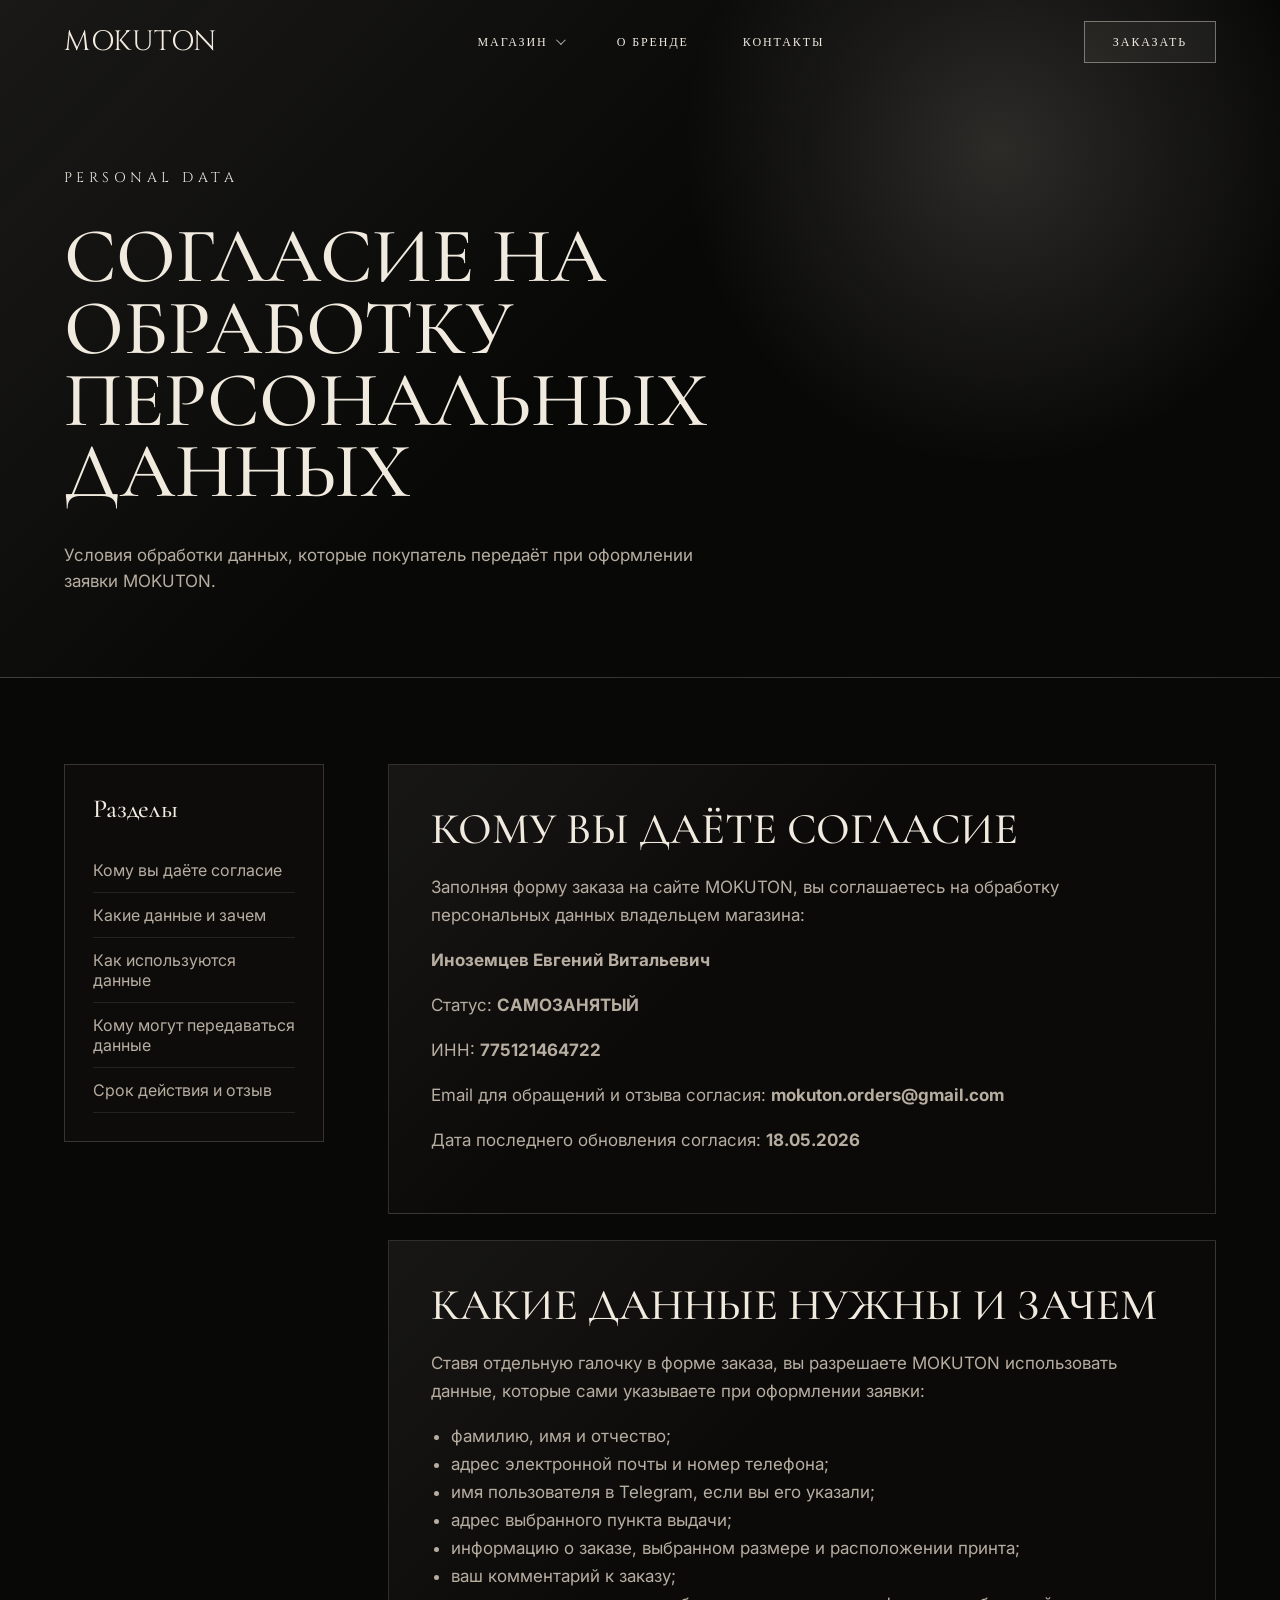
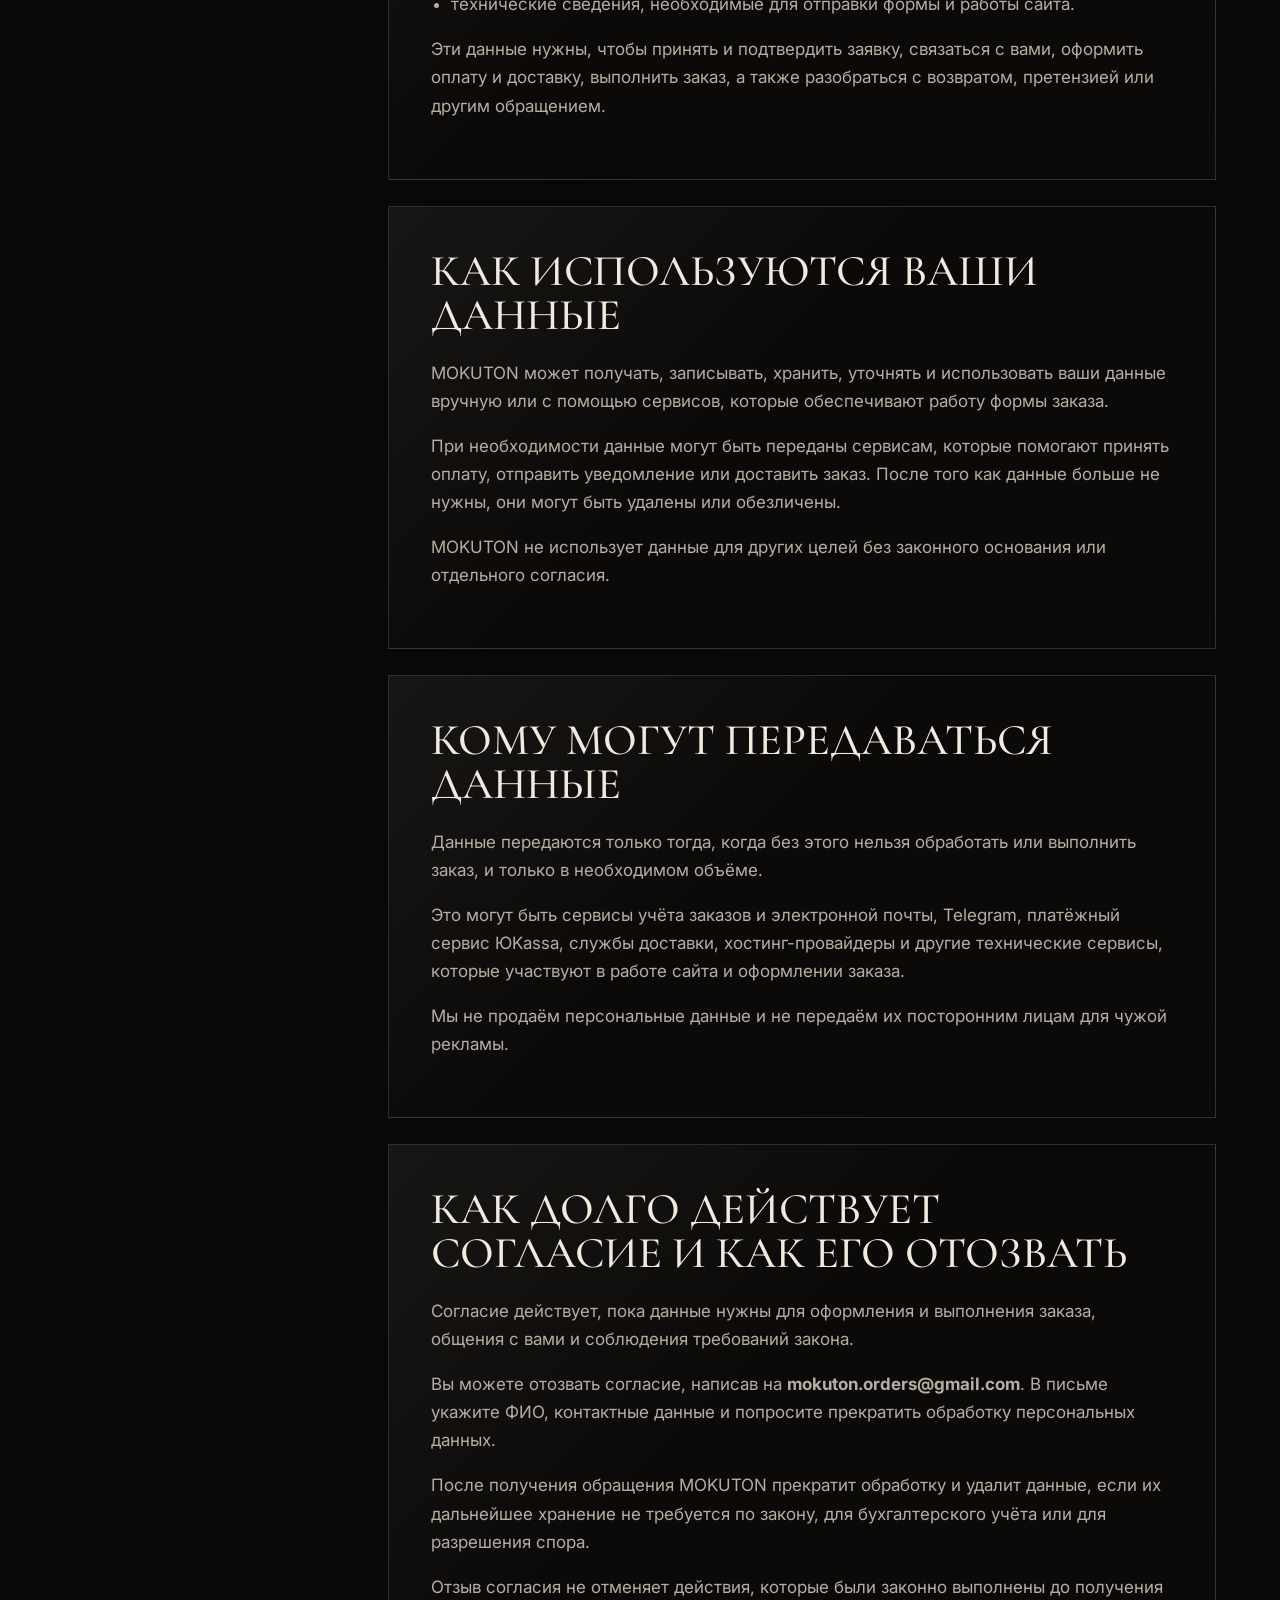
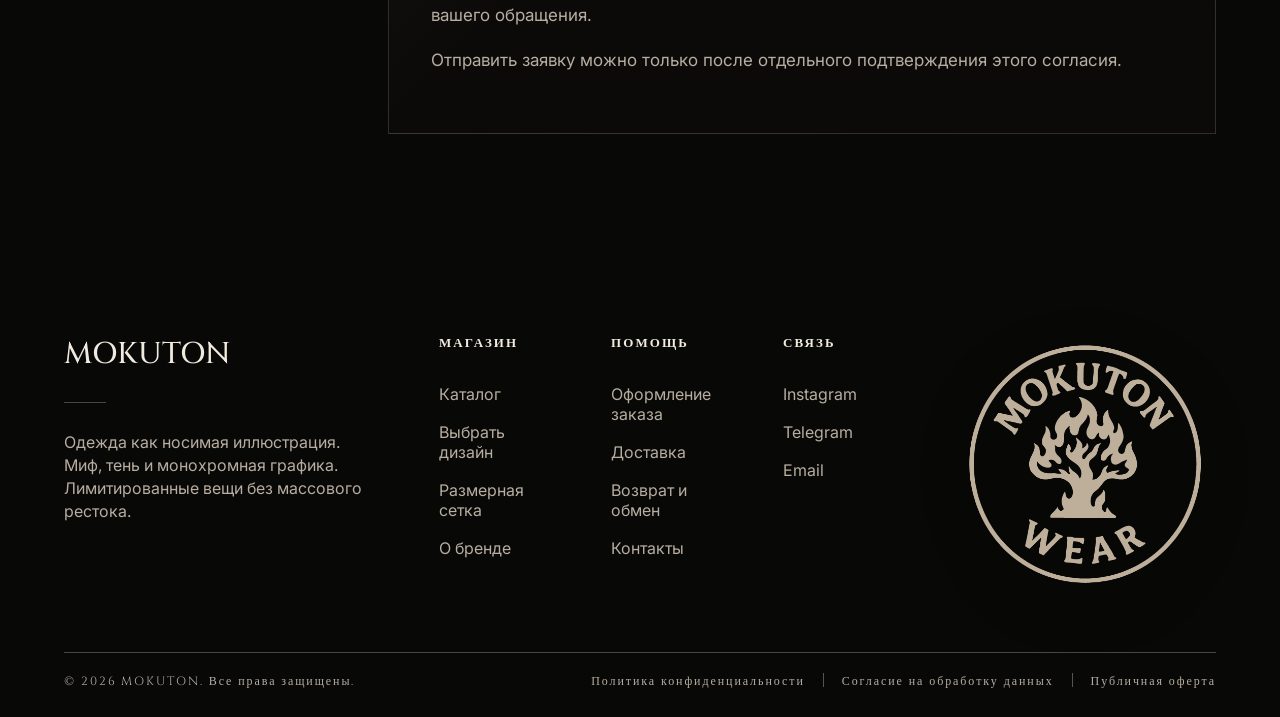
<file: personal-data-consent.html>
<!DOCTYPE html>
<html lang="ru">
<head>
  <meta charset="UTF-8" />
  <meta name="viewport" content="width=device-width, initial-scale=1.0" />
  <title>Согласие на обработку персональных данных — MOKUTON</title>
  <link rel="icon" href="favicon.ico" sizes="any">
  <link rel="icon" href="favicon.svg" type="image/svg+xml">
  <link rel="icon" type="image/png" sizes="96x96" href="favicon-96x96.png">
  <link rel="apple-touch-icon" sizes="180x180" href="apple-touch-icon.png">
  <link rel="manifest" href="site.webmanifest">
  <link rel="preconnect" href="https://fonts.googleapis.com">
  <link rel="preconnect" href="https://fonts.gstatic.com" crossorigin>
  <link href="https://fonts.googleapis.com/css2?family=Cinzel:wght@400;500;600&family=Cormorant+Garamond:wght@400;500;600&family=Inter:wght@300;400;500;600&display=swap" rel="stylesheet">

  <link rel="stylesheet" href="css/style.css" />
</head>
<body>

  <header class="header scrolled">
    <a href="index.html" class="logo">MOKUTON</a>

    <nav class="nav" aria-label="Основная навигация">
      <div class="nav-dropdown">
        <button type="button" class="nav-link nav-dropdown-trigger" aria-label="Открыть меню магазина">
          Магазин
        </button>

        <div class="nav-dropdown-menu" aria-label="Разделы магазина">
          <p class="nav-dropdown-title">Магазин</p>
          <span class="nav-dropdown-divider"></span>
          <a href="catalog.html">Каталог</a>
          <a href="delivery.html#shipping">Доставка</a>
          <a href="delivery.html#returns">Возврат</a>
          <a href="size-guide.html">Размерная сетка</a>
          <a href="contacts.html">Контакты</a>
          <a href="privacy.html">Политика конфиденциальности</a>
          <a href="offer.html">Публичная оферта</a>
        </div>
      </div>

      <a href="index.html#about">О бренде</a>
      <a href="contacts.html">Контакты</a>
    </nav>

    <div class="header-actions">
      <a href="catalog.html" class="header-order-btn">Заказать</a>
    </div>
  </header>

  <main class="info-page">
    <section class="info-hero">
      <p class="eyebrow">Personal data</p>
      <h1>Согласие на обработку<br>персональных данных</h1>
      <p>Условия обработки данных, которые покупатель передаёт при оформлении заявки MOKUTON.</p>
    </section>

    <section class="info-content">
      <div class="info-layout">
        <aside class="info-side">
          <h3>Разделы</h3>
          <a href="#owner">Кому вы даёте согласие</a>
          <a href="#data">Какие данные и зачем</a>
          <a href="#processing">Как используются данные</a>
          <a href="#services">Кому могут передаваться данные</a>
          <a href="#term">Срок действия и отзыв</a>
        </aside>

        <div class="info-main">
          <section class="info-block" id="owner">
            <h2>Кому вы даёте согласие</h2>
            <p>Заполняя форму заказа на сайте MOKUTON, вы соглашаетесь на обработку персональных данных владельцем магазина:</p>
            <p><strong>Иноземцев Евгений Витальевич</strong></p>
            <p>Статус: <strong>САМОЗАНЯТЫЙ</strong></p>
            <p>ИНН: <strong>775121464722</strong></p>
            <p>Email для обращений и отзыва согласия: <strong>mokuton.orders@gmail.com</strong></p>
            <p>Дата последнего обновления согласия: <strong>18.05.2026</strong></p>
          </section>

          <section class="info-block" id="data">
            <h2>Какие данные нужны и зачем</h2>
            <p>Ставя отдельную галочку в форме заказа, вы разрешаете MOKUTON использовать данные, которые сами указываете при оформлении заявки:</p>
            <ul>
              <li>фамилию, имя и отчество;</li>
              <li>адрес электронной почты и номер телефона;</li>
              <li>имя пользователя в Telegram, если вы его указали;</li>
              <li>адрес выбранного пункта выдачи;</li>
              <li>информацию о заказе, выбранном размере и расположении принта;</li>
              <li>ваш комментарий к заказу;</li>
              <li>технические сведения, необходимые для отправки формы и работы сайта.</li>
            </ul>
            <p>Эти данные нужны, чтобы принять и подтвердить заявку, связаться с вами, оформить оплату и доставку, выполнить заказ, а также разобраться с возвратом, претензией или другим обращением.</p>
          </section>

          <section class="info-block" id="processing">
            <h2>Как используются ваши данные</h2>
            <p>MOKUTON может получать, записывать, хранить, уточнять и использовать ваши данные вручную или с помощью сервисов, которые обеспечивают работу формы заказа.</p>
            <p>При необходимости данные могут быть переданы сервисам, которые помогают принять оплату, отправить уведомление или доставить заказ. После того как данные больше не нужны, они могут быть удалены или обезличены.</p>
            <p>MOKUTON не использует данные для других целей без законного основания или отдельного согласия.</p>
          </section>

          <section class="info-block" id="services">
            <h2>Кому могут передаваться данные</h2>
            <p>Данные передаются только тогда, когда без этого нельзя обработать или выполнить заказ, и только в необходимом объёме.</p>
            <p>Это могут быть сервисы учёта заказов и электронной почты, Telegram, платёжный сервис ЮKassa, службы доставки, хостинг-провайдеры и другие технические сервисы, которые участвуют в работе сайта и оформлении заказа.</p>
            <p>Мы не продаём персональные данные и не передаём их посторонним лицам для чужой рекламы.</p>
          </section>

          <section class="info-block" id="term">
            <h2>Как долго действует согласие и как его отозвать</h2>
            <p>Согласие действует, пока данные нужны для оформления и выполнения заказа, общения с вами и соблюдения требований закона.</p>
            <p>Вы можете отозвать согласие, написав на <strong>mokuton.orders@gmail.com</strong>. В письме укажите ФИО, контактные данные и попросите прекратить обработку персональных данных.</p>
            <p>После получения обращения MOKUTON прекратит обработку и удалит данные, если их дальнейшее хранение не требуется по закону, для бухгалтерского учёта или для разрешения спора.</p>
            <p>Отзыв согласия не отменяет действия, которые были законно выполнены до получения вашего обращения.</p>
            <p>Отправить заявку можно только после отдельного подтверждения этого согласия.</p>
          </section>
        </div>
      </div>
    </section>
  </main>

  <footer class="footer" id="about">
    <div class="footer-grid">
      <div>
        <h2>MOKUTON</h2>
        <p>
          Одежда как носимая иллюстрация.<br>
          Миф, тень и монохромная графика.<br>
          Лимитированные вещи без массового рестока.
        </p>
      </div>

      <div>
        <h4>Магазин</h4>
        <a href="catalog.html">Каталог</a>
        <a href="catalog.html">Выбрать дизайн</a>
        <a href="size-guide.html">Размерная сетка</a>
        <a href="index.html">О бренде</a>
      </div>

      <div>
        <h4>Помощь</h4>
        <a href="delivery.html#order">Оформление заказа</a>
        <a href="delivery.html#shipping">Доставка</a>
        <a href="delivery.html#returns">Возврат и обмен</a>
        <a href="contacts.html">Контакты</a>
      </div>

      <div>
        <h4>Связь</h4>
        <a href="https://instagram.com/moku.tonwear" target="_blank" rel="noopener noreferrer">Instagram</a>
        <a href="https://t.me/mokuton_wear" target="_blank" rel="noopener noreferrer">Telegram</a>
        <a href="mailto:mokuton.orders@gmail.com">Email</a>
      </div>

      <div class="footer-logo-card">
        <img src="img/logo-footer.png" alt="MOKUTON" class="footer-logo-img">
      </div>
    </div>

    <div class="footer-bottom">
      <span>© 2026 MOKUTON. Все права защищены.</span>

      <div class="footer-legal">
        <a href="privacy.html">Политика конфиденциальности</a>
        <a href="personal-data-consent.html">Согласие на обработку данных</a>
        <a href="offer.html">Публичная оферта</a>
      </div>
    </div>
  </footer>

  <script src="js/main.js"></script>
</body>
</html>
</file>
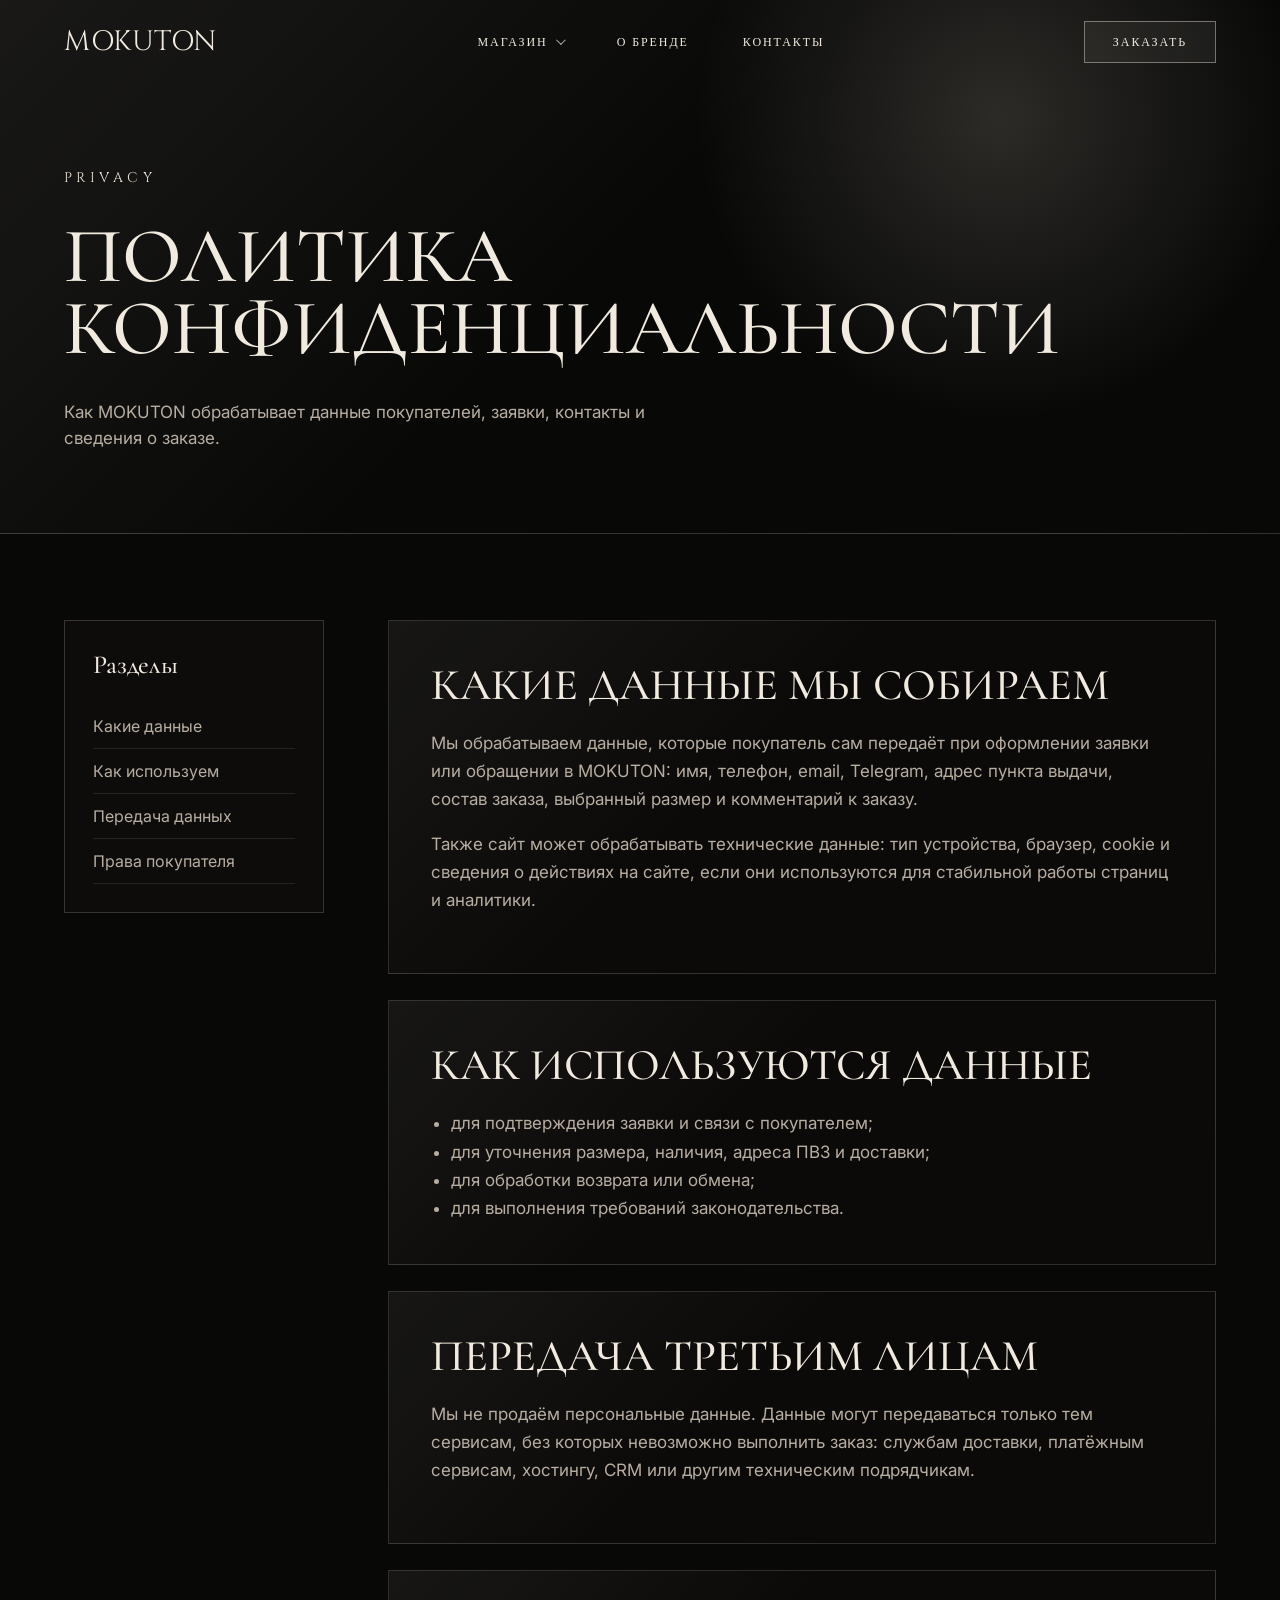
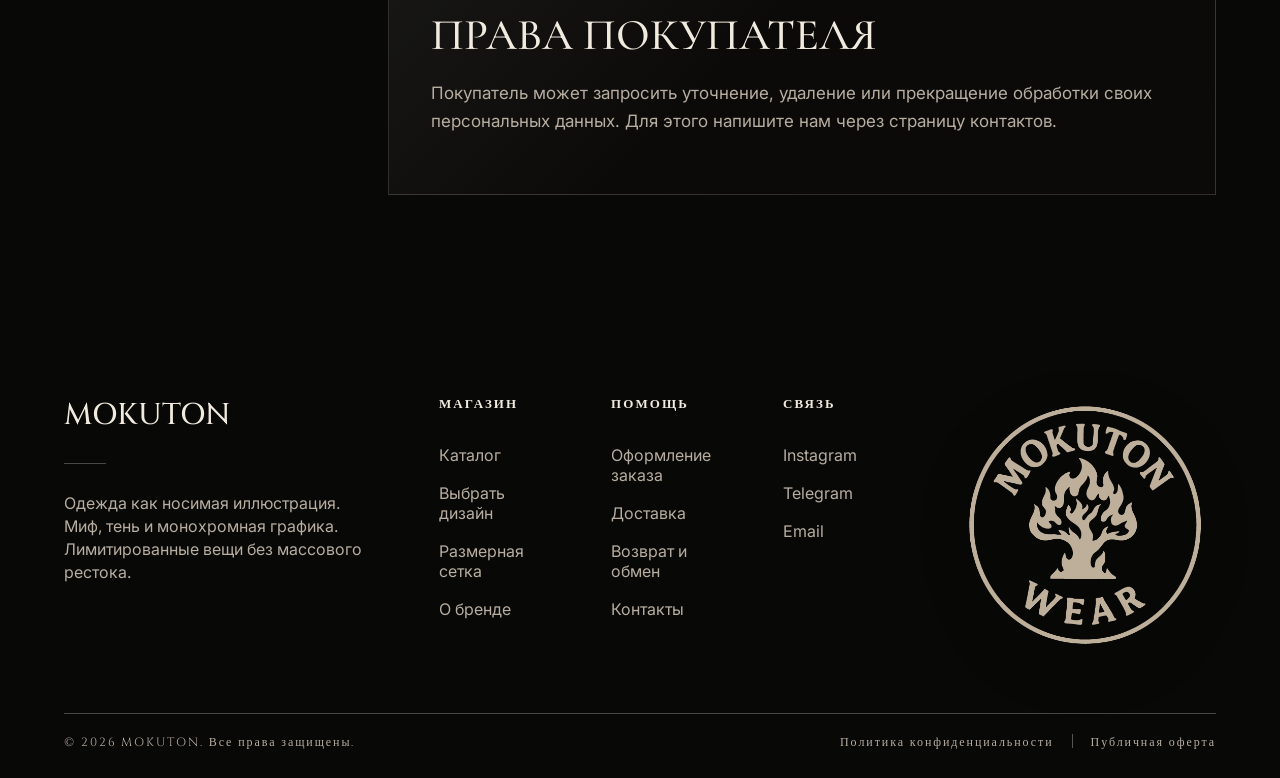
<file: privacy.html>
<!DOCTYPE html>
<html lang="ru">
<head>
  <meta charset="UTF-8" />
  <meta name="viewport" content="width=device-width, initial-scale=1.0" />
  <title>Политика конфиденциальности — MOKUTON</title>
  <link rel="icon" href="favicon.ico" sizes="any">
  <link rel="icon" href="favicon.svg" type="image/svg+xml">
  <link rel="icon" type="image/png" sizes="96x96" href="favicon-96x96.png">
  <link rel="apple-touch-icon" sizes="180x180" href="apple-touch-icon.png">
  <link rel="manifest" href="site.webmanifest">
  <link rel="preconnect" href="https://fonts.googleapis.com">
  <link rel="preconnect" href="https://fonts.gstatic.com" crossorigin>
  <link href="https://fonts.googleapis.com/css2?family=Cinzel:wght@400;500;600&family=Cormorant+Garamond:wght@400;500;600&family=Inter:wght@300;400;500;600&display=swap" rel="stylesheet">

  <link rel="stylesheet" href="css/style.css" />
</head>
<body>

  <header class="header scrolled">
    <a href="index.html" class="logo">MOKUTON</a>

    <nav class="nav" aria-label="Основная навигация">
      <div class="nav-dropdown">
        <button type="button" class="nav-link nav-dropdown-trigger" aria-label="Открыть меню магазина">
          Магазин
        </button>

        <div class="nav-dropdown-menu" aria-label="Разделы магазина">
          <p class="nav-dropdown-title">Магазин</p>
          <span class="nav-dropdown-divider"></span>
          <a href="catalog.html">Каталог</a>
          <a href="delivery.html#shipping">Доставка</a>
          <a href="delivery.html#returns">Возврат</a>
          <a href="size-guide.html">Размерная сетка</a>
          <a href="contacts.html">Контакты</a>
          <a href="privacy.html">Политика конфиденциальности</a>
          <a href="offer.html">Публичная оферта</a>
        </div>
      </div>

      <a href="index.html#about">О бренде</a>
      <a href="contacts.html">Контакты</a>
    </nav>

    <div class="header-actions">
      <a href="catalog.html" class="header-order-btn">Заказать</a>
    </div>
  </header>

  <main class="info-page">
    <section class="info-hero">
      <p class="eyebrow">Privacy</p>
      <h1>Политика
конфиденциальности</h1>
      <p>Как MOKUTON обрабатывает данные покупателей, заявки, контакты и сведения о заказе.</p>
    </section>

    <section class="info-content">
      <div class="info-layout">
        <aside class="info-side">
          <h3>Разделы</h3>
          <a href="#data">Какие данные</a>
          <a href="#usage">Как используем</a>
          <a href="#transfer">Передача данных</a>
          <a href="#rights">Права покупателя</a>
        </aside>

        <div class="info-main">
          <section class="info-block" id="data">
            <h2>Какие данные мы собираем</h2>
            <p>Мы обрабатываем данные, которые покупатель сам передаёт при оформлении заявки или обращении в MOKUTON: имя, телефон, email, Telegram, адрес пункта выдачи, состав заказа, выбранный размер и комментарий к заказу.</p>
            <p>Также сайт может обрабатывать технические данные: тип устройства, браузер, cookie и сведения о действиях на сайте, если они используются для стабильной работы страниц и аналитики.</p>
          </section>

          <section class="info-block" id="usage">
            <h2>Как используются данные</h2>
            <ul>
              <li>для подтверждения заявки и связи с покупателем;</li>
              <li>для уточнения размера, наличия, адреса ПВЗ и доставки;</li>
              <li>для обработки возврата или обмена;</li>
              <li>для выполнения требований законодательства.</li>
            </ul>
          </section>

          <section class="info-block" id="transfer">
            <h2>Передача третьим лицам</h2>
            <p>Мы не продаём персональные данные. Данные могут передаваться только тем сервисам, без которых невозможно выполнить заказ: службам доставки, платёжным сервисам, хостингу, CRM или другим техническим подрядчикам.</p>
          </section>

          <section class="info-block" id="rights">
            <h2>Права покупателя</h2>
            <p>Покупатель может запросить уточнение, удаление или прекращение обработки своих персональных данных. Для этого напишите нам через страницу контактов.</p>
          </section>
        </div>
      </div>
    </section>
  </main>

  <footer class="footer" id="about">
    <div class="footer-grid">
      <div>
        <h2>MOKUTON</h2>
        <p>
          Одежда как носимая иллюстрация.<br>
          Миф, тень и монохромная графика.<br>
          Лимитированные вещи без массового рестока.
        </p>
      </div>

      <div>
        <h4>Магазин</h4>
        <a href="catalog.html">Каталог</a>
        <a href="catalog.html">Выбрать дизайн</a>
        <a href="size-guide.html">Размерная сетка</a>
        <a href="index.html">О бренде</a>
      </div>

      <div>
        <h4>Помощь</h4>
        <a href="delivery.html#order">Оформление заказа</a>
        <a href="delivery.html#shipping">Доставка</a>
        <a href="delivery.html#returns">Возврат и обмен</a>
        <a href="contacts.html">Контакты</a>
      </div>

      <div>
        <h4>Связь</h4>
        <a href="https://instagram.com/moku.tonwear" target="_blank" rel="noopener noreferrer">Instagram</a>
        <a href="https://t.me/mokuton_wear" target="_blank" rel="noopener noreferrer">Telegram</a>
        <a href="mailto:mokuton.orders@gmail.com">Email</a>
      </div>

      <div class="footer-logo-card">
        <img src="img/logo-footer.png" alt="MOKUTON" class="footer-logo-img">
      </div>
    </div>

    <div class="footer-bottom">
      <span>© 2026 MOKUTON. Все права защищены.</span>

      <div class="footer-legal">
        <a href="privacy.html">Политика конфиденциальности</a>
        <a href="offer.html">Публичная оферта</a>
      </div>
    </div>
  </footer>

  <script src="js/main.js"></script>
</body>
</html>
</file>
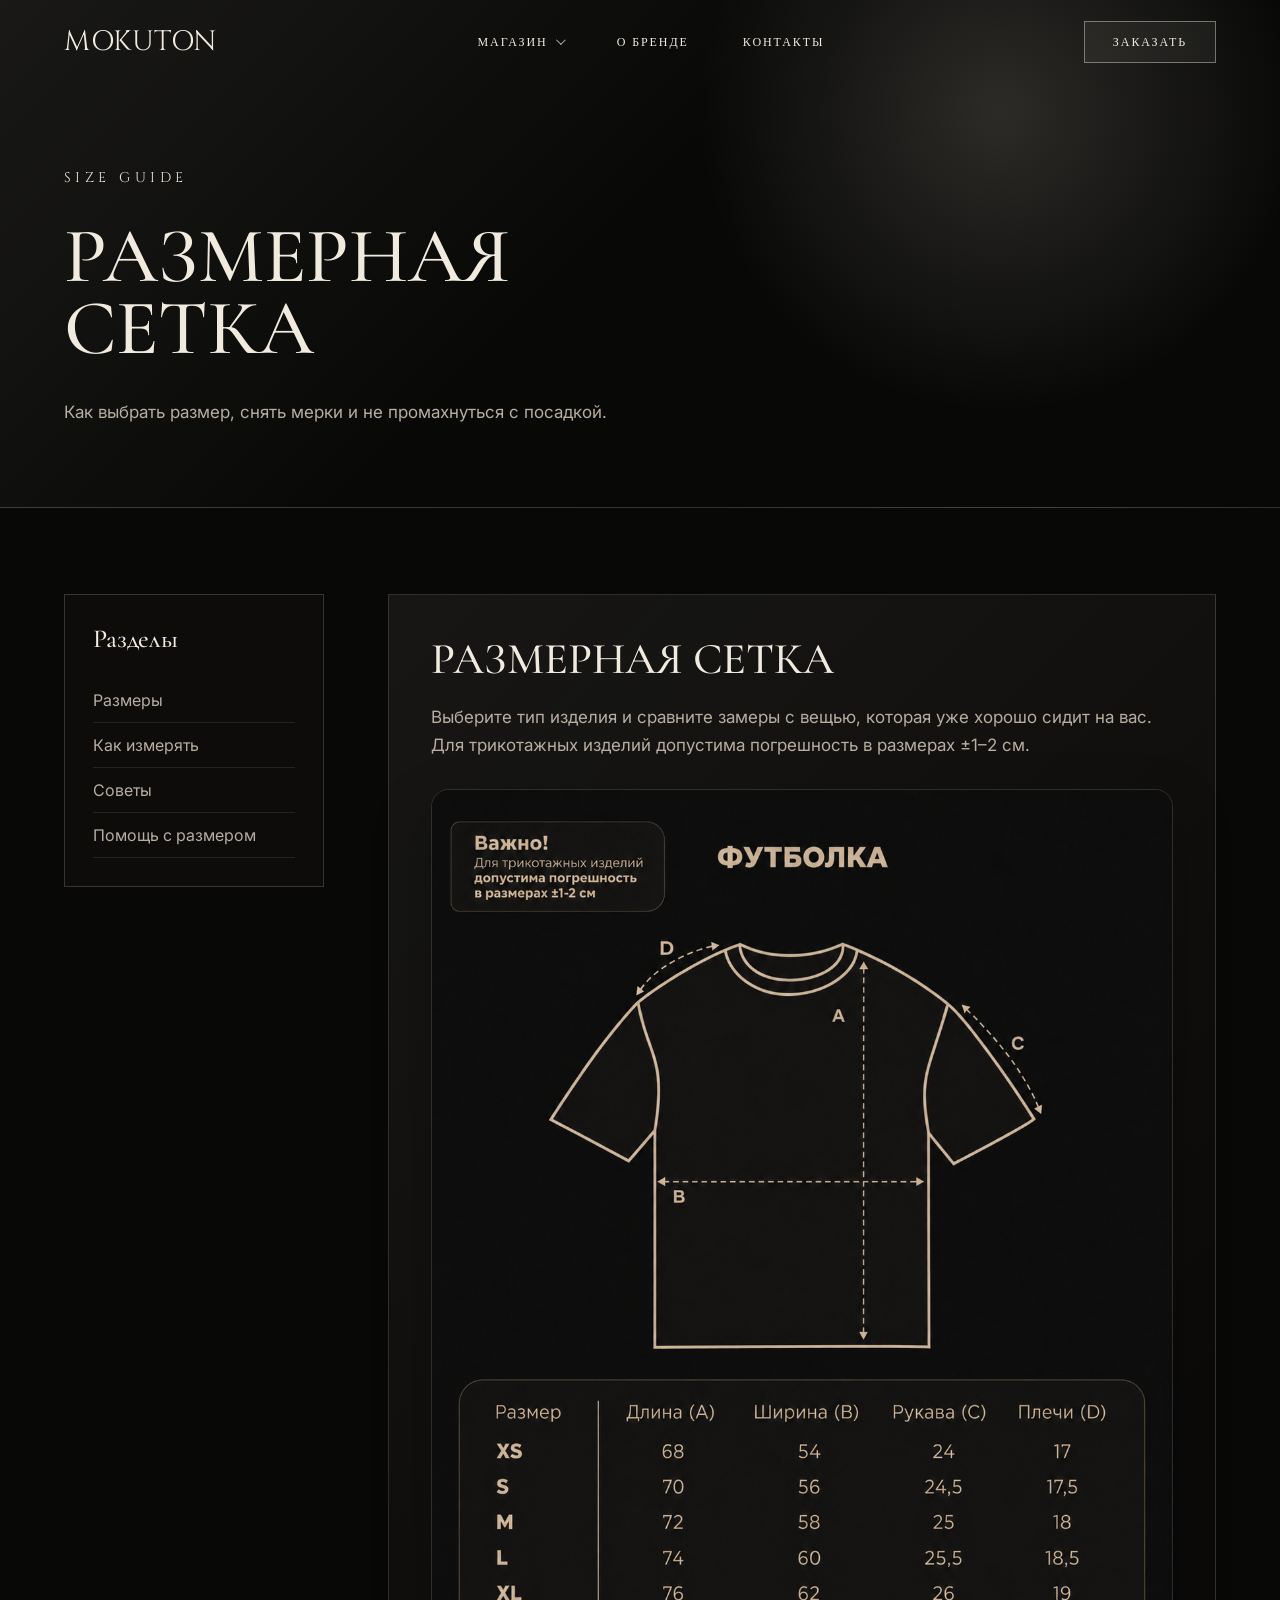
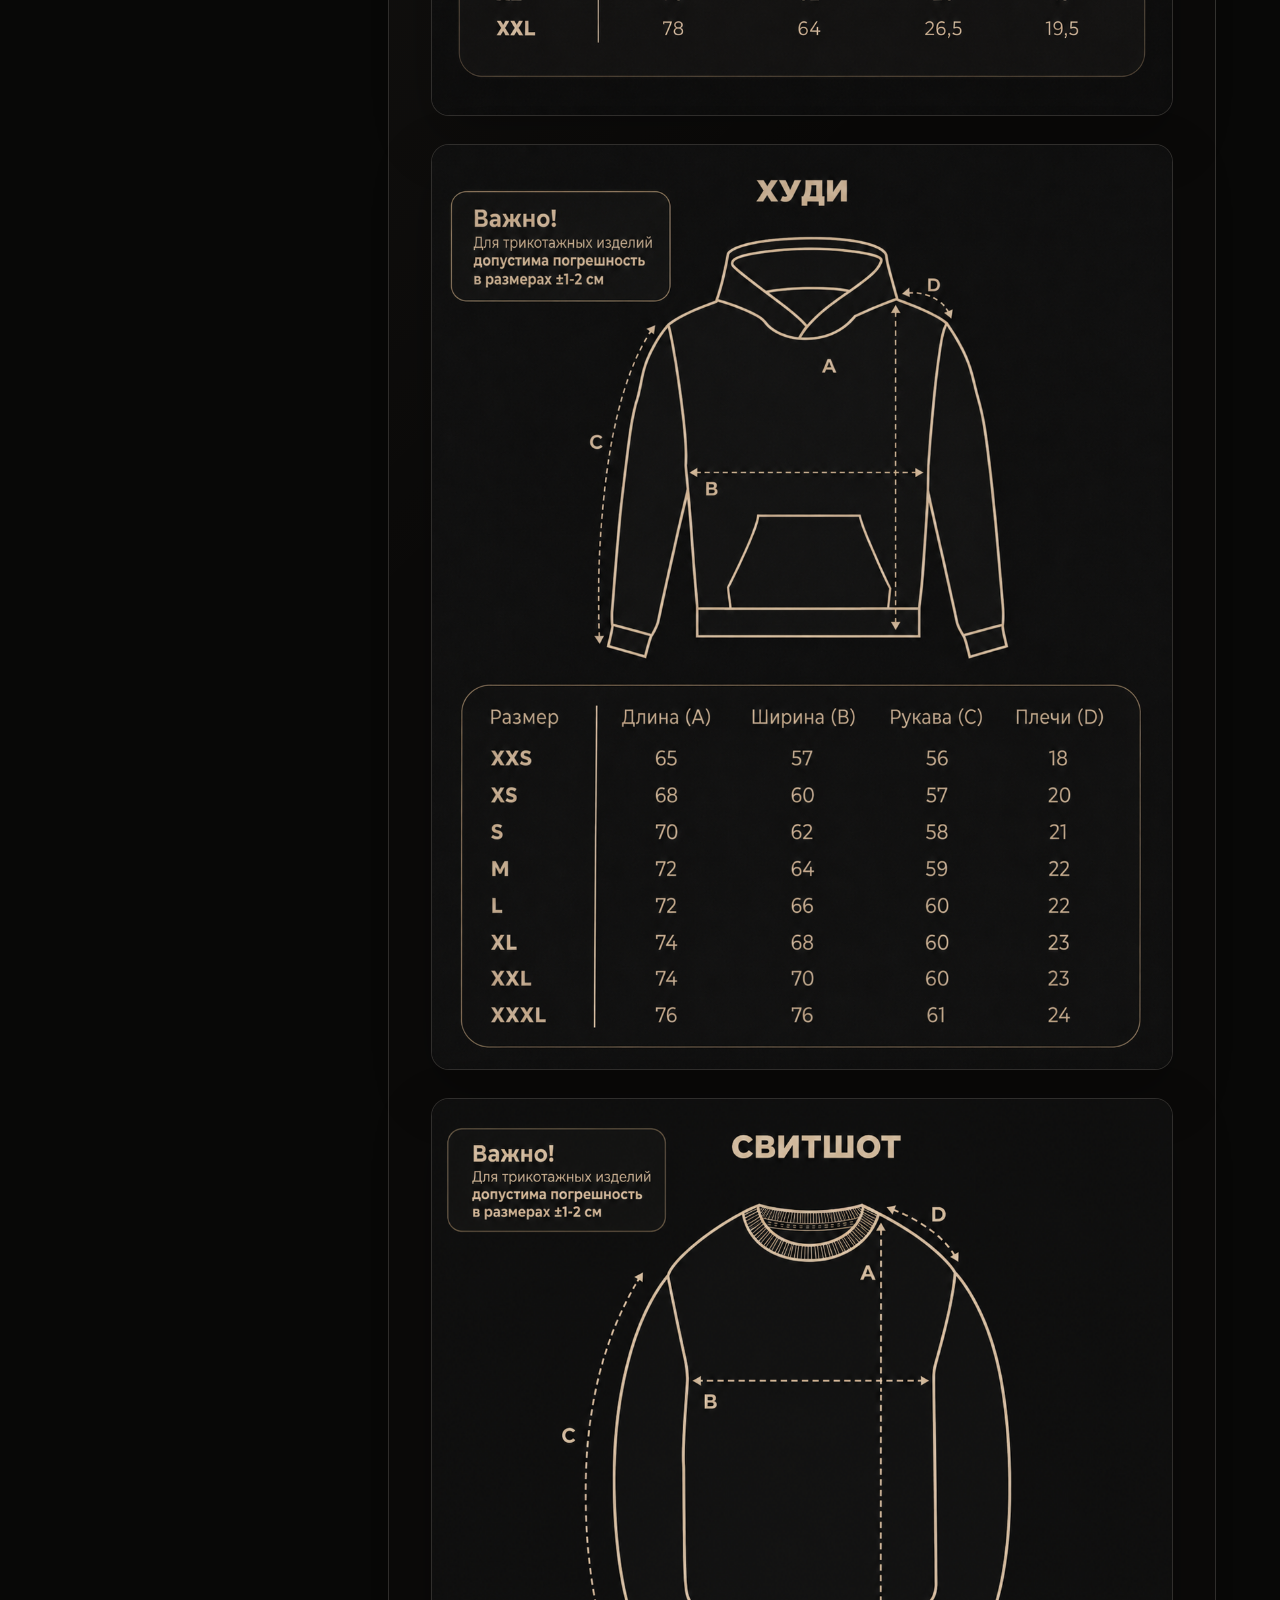
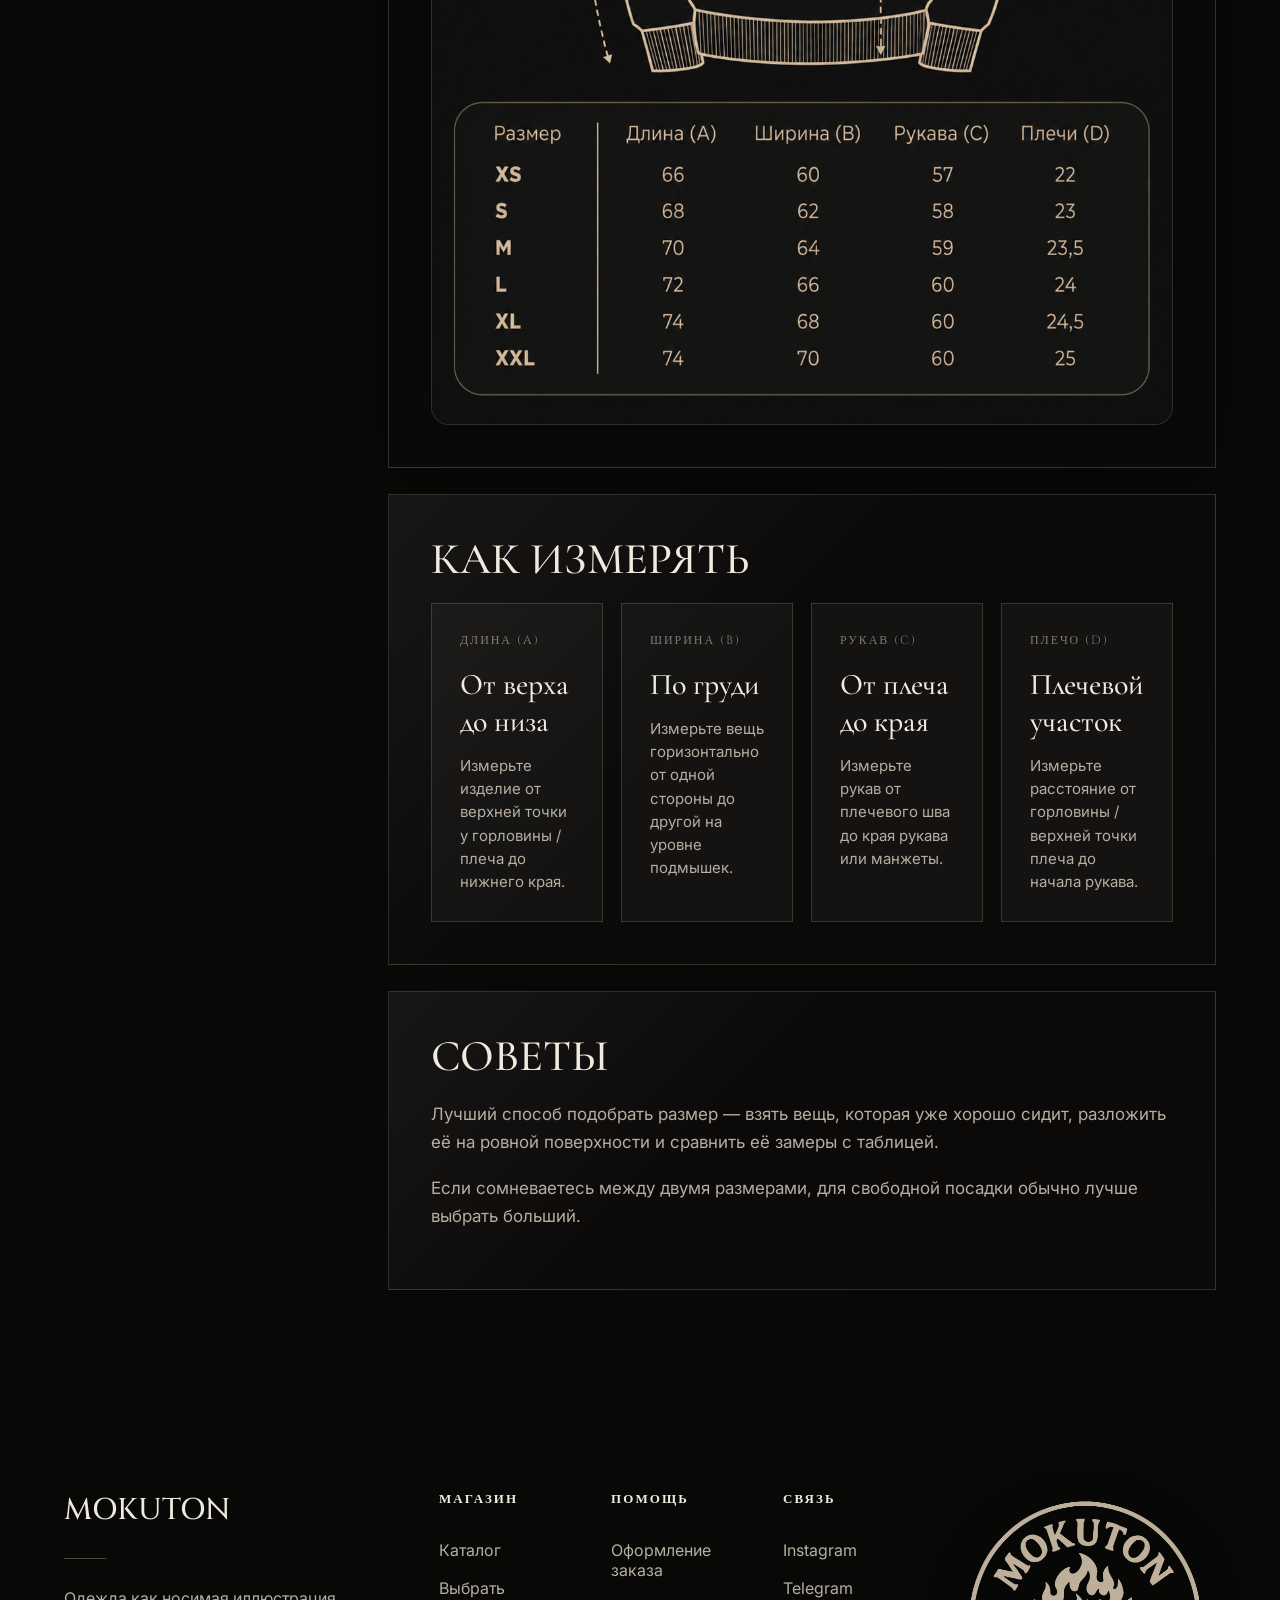
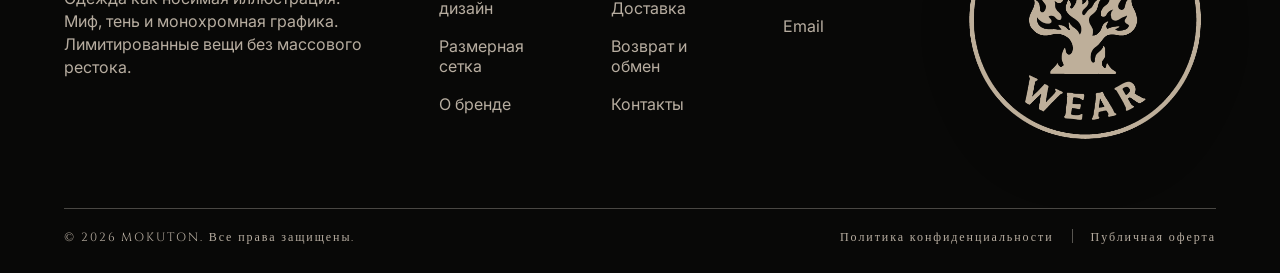
<file: size-guide.html>
<!DOCTYPE html>
<html lang="ru">
<head>
  <meta charset="UTF-8" />
  <meta name="viewport" content="width=device-width, initial-scale=1.0" />
  <title>Размерная сетка — MOKUTON</title>
  <link rel="icon" href="favicon.ico" sizes="any">
  <link rel="icon" href="favicon.svg" type="image/svg+xml">
  <link rel="icon" type="image/png" sizes="96x96" href="favicon-96x96.png">
  <link rel="apple-touch-icon" sizes="180x180" href="apple-touch-icon.png">
  <link rel="manifest" href="site.webmanifest">
  <link rel="preconnect" href="https://fonts.googleapis.com">
  <link rel="preconnect" href="https://fonts.gstatic.com" crossorigin>
  <link href="https://fonts.googleapis.com/css2?family=Cinzel:wght@400;500;600&family=Cormorant+Garamond:wght@400;500;600&family=Inter:wght@300;400;500;600&display=swap" rel="stylesheet">

  <link rel="stylesheet" href="css/style.css" />
</head>
<body>

  <header class="header scrolled">
    <a href="index.html" class="logo">MOKUTON</a>

    <nav class="nav" aria-label="Основная навигация">
      <div class="nav-dropdown">
        <button type="button" class="nav-link nav-dropdown-trigger" aria-label="Открыть меню магазина">
          Магазин
        </button>

        <div class="nav-dropdown-menu" aria-label="Разделы магазина">
          <p class="nav-dropdown-title">Магазин</p>
          <span class="nav-dropdown-divider"></span>
          <a href="catalog.html">Каталог</a>
          <a href="delivery.html#shipping">Доставка</a>
          <a href="delivery.html#returns">Возврат</a>
          <a href="size-guide.html">Размерная сетка</a>
          <a href="contacts.html">Контакты</a>
          <a href="privacy.html">Политика конфиденциальности</a>
          <a href="offer.html">Публичная оферта</a>
        </div>
      </div>

      <a href="index.html#about">О бренде</a>
      <a href="contacts.html">Контакты</a>
    </nav>

    <div class="header-actions">
      <a href="catalog.html" class="header-order-btn">Заказать</a>
    </div>
  </header>

  <main class="info-page">
    <section class="info-hero">
      <p class="eyebrow">Size guide</p>
      <h1>Размерная
сетка</h1>
      <p>Как выбрать размер, снять мерки и не промахнуться с посадкой.</p>
    </section>

    <section class="info-content">
      <div class="info-layout">
        <aside class="info-side">
          <h3>Разделы</h3>
          <a href="#table">Размеры</a>
          <a href="#measure">Как измерять</a>
          <a href="#advice">Советы</a>
          <a href="contacts.html">Помощь с размером</a>
        </aside>

        <div class="info-main">
          <section class="info-block size-guide-block" id="table">
            <h2>Размерная сетка</h2>
            <p>Выберите тип изделия и сравните замеры с вещью, которая уже хорошо сидит на вас. Для трикотажных изделий допустима погрешность в размерах ±1–2 см.</p>

            <div class="size-guide-images" aria-label="Размерные сетки изделий">
              <img src="img/size-tshirt.png" alt="Размерная сетка футболки" class="size-guide-image" loading="lazy">
              <img src="img/size-hoodie.png" alt="Размерная сетка худи" class="size-guide-image" loading="lazy">
              <img src="img/size-longsleeve.png" alt="Размерная сетка свитшота" class="size-guide-image" loading="lazy">
            </div>
          </section>

          <section class="info-block" id="measure">
            <h2>Как измерять</h2>

            <div class="info-card-grid">
              <div class="info-mini-card">
                <span>Длина (A)</span>
                <h3>От верха до низа</h3>
                <p>Измерьте изделие от верхней точки у горловины / плеча до нижнего края.</p>
              </div>

              <div class="info-mini-card">
                <span>Ширина (B)</span>
                <h3>По груди</h3>
                <p>Измерьте вещь горизонтально от одной стороны до другой на уровне подмышек.</p>
              </div>

              <div class="info-mini-card">
                <span>Рукав (C)</span>
                <h3>От плеча до края</h3>
                <p>Измерьте рукав от плечевого шва до края рукава или манжеты.</p>
              </div>

              <div class="info-mini-card">
                <span>Плечо (D)</span>
                <h3>Плечевой участок</h3>
                <p>Измерьте расстояние от горловины / верхней точки плеча до начала рукава.</p>
              </div>
            </div>
          </section>

          <section class="info-block" id="advice">
            <h2>Советы</h2>
            <p>Лучший способ подобрать размер — взять вещь, которая уже хорошо сидит, разложить её на ровной поверхности и сравнить её замеры с таблицей.</p>
            <p>Если сомневаетесь между двумя размерами, для свободной посадки обычно лучше выбрать больший.</p>
          </section>
        </div>
      </div>
    </section>
  </main>

  <footer class="footer" id="about">
    <div class="footer-grid">
      <div>
        <h2>MOKUTON</h2>
        <p>
          Одежда как носимая иллюстрация.<br>
          Миф, тень и монохромная графика.<br>
          Лимитированные вещи без массового рестока.
        </p>
      </div>

      <div>
        <h4>Магазин</h4>
        <a href="catalog.html">Каталог</a>
        <a href="catalog.html">Выбрать дизайн</a>
        <a href="size-guide.html">Размерная сетка</a>
        <a href="index.html">О бренде</a>
      </div>

      <div>
        <h4>Помощь</h4>
        <a href="delivery.html#order">Оформление заказа</a>
        <a href="delivery.html#shipping">Доставка</a>
        <a href="delivery.html#returns">Возврат и обмен</a>
        <a href="contacts.html">Контакты</a>
      </div>

      <div>
        <h4>Связь</h4>
        <a href="https://instagram.com/moku.tonwear" target="_blank" rel="noopener noreferrer">Instagram</a>
        <a href="https://t.me/mokuton_wear" target="_blank" rel="noopener noreferrer">Telegram</a>
        <a href="mailto:mokuton.orders@gmail.com">Email</a>
      </div>

      <div class="footer-logo-card">
        <img src="img/logo-footer.png" alt="MOKUTON" class="footer-logo-img">
      </div>
    </div>

    <div class="footer-bottom">
      <span>© 2026 MOKUTON. Все права защищены.</span>

      <div class="footer-legal">
        <a href="privacy.html">Политика конфиденциальности</a>
        <a href="offer.html">Публичная оферта</a>
      </div>
    </div>
  </footer>
  <script src="js/main.js"></script>
</body>
</html>
</file>
<file: css/style.css>
:root {
  --black: #080807;
  --dark: #11100e;
  --cream: #e8e0d3;
  --text: #f1eadf;
  --muted: #b7ada0;
  --line: rgba(241, 234, 223, 0.28);
}

* {
  box-sizing: border-box;
}

body {
  margin: 0;
  background: var(--black);
  color: var(--text);
  font-family: "Inter", sans-serif;
}

a {
  color: inherit;
  text-decoration: none;
}

img {
  width: 100%;
  display: block;
}

.header {
  position: fixed;
  z-index: 100;
  top: 0;
  left: 0;
  width: 100%;
  height: 84px;
  padding: 0 64px;

  display: grid;
  grid-template-columns: 1fr auto 1fr;
  align-items: center;

  color: var(--text);
  font-family: "Cinzel", serif;
  letter-spacing: 0.16em;
  text-transform: uppercase;
  font-size: 12px;

  background: transparent;
  border-bottom: 1px solid transparent;

  transition:
    background 0.35s ease,
    backdrop-filter 0.35s ease,
    border-color 0.35s ease,
    box-shadow 0.35s ease;
}

.header.scrolled {
  background: rgba(8, 8, 8, 0.75);
  backdrop-filter: blur(12px);
  -webkit-backdrop-filter: blur(12px);
  border-bottom: 1px solid rgba(255, 255, 255, 0.08);
  box-shadow: 0 8px 30px rgba(0, 0, 0, 0.25);
}

.logo {
  font-family: "Cinzel", serif;
  font-size: 28px;
  letter-spacing: 0.02em;
  text-transform: none;
}

.nav {
  display: flex;
  gap: 48px;
}

.header-actions {
  display: flex;
  justify-content: flex-end;
  gap: 36px;
}

.hero {
  position: relative;
  min-height: 800px;
  overflow: hidden;
}

.hero::after {
  content: "";
  position: absolute;
  inset: 0;
  background:
    linear-gradient(to bottom, rgba(0,0,0,.55), rgba(0,0,0,0) 24%, rgba(0,0,0,0) 72%, rgba(0,0,0,.65)),
    linear-gradient(90deg, rgba(0,0,0,.35), rgba(0,0,0,.03));
  pointer-events: none;
  z-index: 1;
}

.story::after,
.catalog-cta::after {
  content: "";
  position: absolute;
  inset: 0;
  background: linear-gradient(90deg, rgba(0,0,0,.45), rgba(0,0,0,.05));
  pointer-events: none;
}

.hero-img,
.story-img,
.catalog-bg {
  height: 100%;
  min-height: inherit;
  object-fit: cover;
}

.hero-content {
  position: absolute;
  z-index: 2;
  top: 240px;
  left: 112px;
  max-width: 460px;
}

.eyebrow {
  margin: 0 0 34px;
  font-family: "Cinzel", serif;
  font-size: 14px;
  letter-spacing: 0.32em;
  text-transform: uppercase;
}

h1,
h2,
h3 {
  margin: 0;
  font-family: "Cormorant Garamond", serif;
  font-weight: 500;
}

.hero h1 {
  font-size: 86px;
  line-height: 0.95;
  text-transform: uppercase;
}

.hero-text {
  margin: 38px 0 42px;
  font-size: 17px;
  line-height: 1.55;
  letter-spacing: 0.12em;
  color: #eee5d8;
}

.text-link {
  position: relative;
  font-family: "Cinzel", serif;
  font-size: 13px;
  letter-spacing: 0.18em;
  text-transform: uppercase;
}

.text-link::after {
  content: "";
  display: block;
  width: 84px;
  height: 1px;
  margin-top: 10px;
  background: currentColor;
}

.quality {
  background: var(--cream);
  color: #171513;
  padding: 96px 64px;
}

.section-head {
  display: flex;
  justify-content: space-between;
  align-items: flex-start;
  gap: 48px;
  margin-bottom: 86px;
}

.section-head h2 {
  font-size: 54px;
  line-height: 1.02;
  text-transform: uppercase;
}

.section-head p {
  max-width: 520px;
  text-align: center;
  font-size: 17px;
  line-height: 1.55;
  color: #3c3833;
}

.quality-grid {
  display: grid;
  grid-template-columns: repeat(3, 1fr);
  gap: 32px;
}

.quality-card {
  border: 1px solid rgba(0,0,0,.14);
}

.quality-card img {
  height: 230px;
  object-fit: cover;
}

.quality-card div {
  min-height: 220px;
  padding: 32px;
}

.quality-card span {
  font-weight: 600;
  color: #77716a;
  letter-spacing: 0.12em;
}

.quality-card h3 {
  margin-top: 22px;
  font-size: 34px;
}

.quality-card p {
  font-size: 16px;
  line-height: 1.55;
}

.gallery {
  padding: 86px 64px 108px;
  background: var(--black);
}

.gallery-top {
  display: flex;
  justify-content: space-between;
  align-items: flex-end;
  margin-bottom: 34px;
}

.gallery-top h2 {
  font-size: 72px;
}

.gallery-top p {
  text-align: right;
  color: var(--muted);
  line-height: 1.5;
}

.gallery-grid {
  display: grid;
  grid-template-columns: 1.35fr 1fr 1fr;
  grid-auto-rows: 285px;
  gap: 16px;
}

.gallery-grid img {
  height: 100%;
  object-fit: cover;
}

.gallery-large {
  grid-row: span 2;
}

.gallery-note {
  padding: 40px 32px;
  display: flex;
  flex-direction: column;
  justify-content: flex-end;
}

.gallery-note h3 {
  font-size: 32px;
  line-height: 1.2;
}

.gallery-note p {
  margin-top: 30px;
  font-family: "Cormorant Garamond", serif;
  color: var(--muted);
}

.collection {
  display: grid;
  grid-template-columns: 250px 1fr;
  gap: 60px;
  padding: 92px 64px;
  background: var(--cream);
  color: #171513;
}

.collection-text h2 {
  font-size: 44px;
  line-height: 0.95;
  text-transform: uppercase;
}

.collection-text p {
  margin: 34px 0 150px;
  font-size: 16px;
  line-height: 1.55;
  color: #37332f;
}

.product-grid {
  display: grid;
  grid-template-columns: repeat(3, 1fr);
  gap: 30px;
}

.product-card img {
  aspect-ratio: 1 / 1.3;
  object-fit: cover;
}

.product-row {
  display: flex;
  justify-content: space-between;
  gap: 20px;
  margin-top: 24px;
  font-family: "Cinzel", serif;
  font-size: 13px;
  letter-spacing: 0.08em;
  text-transform: uppercase;
}

.product-row.small {
  margin-top: 36px;
  font-family: "Inter", sans-serif;
  text-transform: none;
  letter-spacing: 0;
  color: #3d3935;
}

.marquee {
  overflow: hidden;
  border-top: 1px solid rgba(241, 234, 223, 0.32);
  border-bottom: 1px solid rgba(241, 234, 223, 0.32);
  background: #080807;
  color: #d6cfc4;
  font-family: "Cinzel", serif;
  letter-spacing: 0.22em;
  text-transform: uppercase;
  font-size: 12px;
}

.marquee-track {
  display: flex;
  width: max-content;
  animation: marquee 24s linear infinite;
}

.marquee span {
  position: relative;
  padding: 18px 42px;
  white-space: nowrap;
}

.marquee span::after {
  content: "";
  position: absolute;
  right: 0;
  top: 17px;
  width: 1px;
  height: 18px;
  background: rgba(241, 234, 223, 0.65);
}

@keyframes marquee {
  from {
    transform: translateX(0);
  }

  to {
    transform: translateX(-50%);
  }
}

.story {
  position: relative;
  min-height: 620px;
  overflow: hidden;
}

.story-content {
  position: absolute;
  z-index: 2;
  top: 130px;
  left: 68px;
}

.story .eyebrow {
  font-size: 16px;
  letter-spacing: 0.38em;
  line-height: 1;
}

.story h2 {
  font-size: 62px;
  line-height: 0.95;
  text-transform: uppercase;
}

.story p:not(.eyebrow) {
  margin: 32px 0 98px;
  color: #d6cfc4;
  font-size: 18px;
  line-height: 1.4;
}

.catalog-cta {
  position: relative;
  min-height: 755px;
  overflow: hidden;
  display: flex;
  align-items: center;
  justify-content: center;
  text-align: center;
  background: #080807;
}

.catalog-bg-slider {
  position: absolute;
  inset: 0;
  width: 100%;
  height: 100%;
  overflow: hidden;
}

.catalog-bg-slider img {
  position: absolute;
  top: 0;
  left: 50%;
  height: 100%;
  width: 140%;
  max-width: none;
  object-fit: cover;
  transform: translateX(-50%);
  animation: catalog-pan 38s ease-in-out infinite alternate;
}

@keyframes catalog-pan {
  0% {
    transform: translateX(-56%);
  }

  100% {
    transform: translateX(-44%);
  }
}

.catalog-cta::after {
  content: "";
  position: absolute;
  inset: 0;
  background: rgba(0,0,0,.55);
  pointer-events: none;
  z-index: 1;
}

.catalog-cta::before {
  content: "";
  position: absolute;
  z-index: 2;
  left: 64px;
  right: 64px;
  top: 32px;
  bottom: 32px;
  border-top: 1px solid rgba(241, 234, 223, 0.22);
  border-bottom: 1px solid rgba(241, 234, 223, 0.22);
  pointer-events: none;
}

.catalog-content {
  position: relative;
  z-index: 3;
  max-width: 900px;
  padding: 0 24px;
  text-align: center;
}

.catalog-content .eyebrow::after {
  content: "";
  display: block;
  width: 72px;
  height: 1px;
  margin: 18px auto 0;
  background: rgba(241, 234, 223, 0.65);
}


.catalog-content .eyebrow {
  margin-bottom: 34px;
}

.catalog-content h2 {
  font-size: 72px;
  line-height: 1.05;
  text-transform: uppercase;
}

.catalog-content p {
  margin: 42px 0 88px;
  font-size: 18px;
  line-height: 1.4;
  color: #e0d8cd;
}

.big-btn {
  display: inline-flex;
  align-items: center;
  justify-content: center;
  min-width: 308px;
  height: 48px;
  background: var(--cream);
  color: #111;
  font-family: "Cinzel", serif;
  font-weight: 600;
  font-size: 20px;
  letter-spacing: 0.14em;
  text-transform: uppercase;
}

.footer {
  padding: 88px 64px 28px;
  background: var(--black);
  color: var(--muted);
}

.footer-grid {
  display: grid;
  grid-template-columns: 2.2fr .8fr .8fr .8fr 1.8fr;
  gap: 56px;
  padding-bottom: 58px;
  border-bottom: 1px solid var(--line);
}

.footer h2 {
  font-family: "Cinzel", serif;
  font-size: 30px;
  color: var(--text);
  margin-bottom: 86px;
}

.footer h4 {
  margin: 0 0 32px;
  font-family: "Cinzel", serif;
  color: var(--text);
  letter-spacing: 0.16em;
  text-transform: uppercase;
  font-size: 13px;
}

.footer a {
  display: block;
  margin-bottom: 18px;
}

.footer p {
  line-height: 1.45;
}

.footer form {
  margin-top: 22px;
  display: flex;
  height: 48px;
  border: 1px solid var(--line);
}

.footer input {
  flex: 1;
  min-width: 0;
  border: 0;
  background: transparent;
  color: var(--text);
  padding: 0 16px;
  font-family: "Cinzel", serif;
  letter-spacing: 0.14em;
}

.footer button {
  border: 0;
  background: transparent;
  color: var(--text);
  padding: 0 18px;
  font-family: "Cinzel", serif;
  text-transform: uppercase;
  letter-spacing: 0.14em;
}

.footer-bottom {
  display: flex;
  justify-content: space-between;
  padding-top: 20px;
  font-family: "Cinzel", serif;
  font-size: 12px;
  letter-spacing: 0.16em;
}

@media (max-width: 900px) {
  .header {
    padding: 0 24px;
    grid-template-columns: 1fr auto;
  }

  .nav {
    display: none;
  }

  .header-actions {
    gap: 18px;
    font-size: 10px;
  }

  .hero {
    min-height: 720px;
  }

  .hero-content {
    left: 28px;
    top: 220px;
  }

  .hero h1 {
    font-size: 58px;
  }

  .quality,
  .gallery,
  .collection,
  .footer {
    padding-left: 24px;
    padding-right: 24px;
  }

  .section-head,
  .gallery-top {
    display: block;
  }

  .section-head p,
  .gallery-top p {
    text-align: left;
  }

  .quality-grid,
  .product-grid,
  .footer-grid {
    grid-template-columns: 1fr;
  }

  .collection {
    grid-template-columns: 1fr;
  }

  .collection-text p {
    margin-bottom: 42px;
  }

  .gallery-grid {
    grid-template-columns: 1fr;
    grid-auto-rows: auto;
  }

  .gallery-grid img,
  .gallery-large {
    height: auto;
    grid-row: auto;
  }

  .catalog-content h2 {
    font-size: 46px;
  }

  .footer-bottom {
    display: block;
  }

  .footer-bottom span {
    display: block;
    margin-bottom: 14px;
  }
}

/* Затемнение фотографий в галерее */
.gallery-grid img {
  filter: brightness(0.78);
}

/* На наведении чуть светлее */
.gallery-grid img:hover {
  filter: brightness(0.95);
  transition: filter 0.3s ease;
}

/* Затемнение сверху и снизу в карточках коллекции */
.product-card img {
  filter: brightness(0.9);
}

/* Более кинематографичная виньетка на карточках */
.product-card {
  position: relative;
}

.product-card::after {
  content: "";
  position: absolute;
  left: 0;
  right: 0;
  top: 0;
  height: calc(100% - 92px);
  pointer-events: none;
  background:
    linear-gradient(to bottom, rgba(0,0,0,0.16), rgba(0,0,0,0) 22%, rgba(0,0,0,0) 72%, rgba(0,0,0,0.16));
}

.footer h2::after {
  content: "";
  display: block;
  width: 42px;
  height: 1px;
  margin-top: 28px;
  background: rgba(241, 234, 223, 0.28);
}
/* ==============================
   CATALOG PAGE
   ============================== */

.catalog-page {
  background: var(--black);
  color: var(--text);
  min-height: 100vh;
}

.catalog-hero-screen {
  min-height: 520px;
  padding: 170px 64px 92px;
  display: flex;
  flex-direction: column;
  justify-content: flex-end;
  background:
    radial-gradient(circle at 72% 22%, rgba(232, 224, 211, 0.16), transparent 28%),
    linear-gradient(135deg, rgba(232, 224, 211, 0.08), rgba(8, 8, 7, 0) 48%),
    #080807;
  border-bottom: 1px solid rgba(241, 234, 223, 0.18);
}

.catalog-hero-screen h1 {
  max-width: 820px;
  font-size: 92px;
  line-height: 0.9;
  text-transform: uppercase;
}

.catalog-hero-screen p:not(.eyebrow) {
  max-width: 590px;
  margin: 38px 0 0;
  color: var(--muted);
  font-size: 17px;
  line-height: 1.55;
}

.catalog-constructor {
  padding: 88px 64px 110px;
}

.quick-catalog {
  margin-bottom: 96px;
  padding: 34px;
  border: 1px solid rgba(241, 234, 223, 0.18);
  background:
    radial-gradient(circle at 80% 18%, rgba(232,224,211,.10), transparent 28%),
    linear-gradient(135deg, rgba(232,224,211,.05), rgba(232,224,211,0) 42%),
    #0c0b0a;
}

.quick-catalog-head {
  display: grid;
  grid-template-columns: minmax(260px, 0.8fr) minmax(360px, 1fr);
  gap: 46px;
  align-items: end;
  padding-bottom: 30px;
  border-bottom: 1px solid rgba(241, 234, 223, 0.16);
}

.quick-catalog-head .eyebrow {
  margin-bottom: 16px;
  color: var(--muted);
}

.quick-catalog-head h2 {
  font-size: 46px;
  line-height: 1;
  text-transform: uppercase;
}

.quick-catalog-head p:not(.eyebrow) {
  max-width: 620px;
  margin: 0;
  color: var(--muted);
  line-height: 1.55;
}

.quick-filter-row {
  display: flex;
  flex-wrap: wrap;
  gap: 12px;
  margin-top: 28px;
}

.quick-filter {
  min-height: 42px;
  padding: 0 20px;
  border: 1px solid rgba(241, 234, 223, 0.25);
  background: transparent;
  color: var(--text);
  font-family: "Cinzel", serif;
  font-size: 12px;
  letter-spacing: 0.14em;
  text-transform: uppercase;
  cursor: pointer;
  transition:
    background 0.25s ease,
    color 0.25s ease,
    border-color 0.25s ease,
    transform 0.25s ease;
}

.quick-filter:hover,
.quick-filter.is-active {
  background: var(--cream);
  color: #111;
  border-color: var(--cream);
}

.quick-filter:hover {
  transform: translateY(-2px);
}

.quick-product-grid {
  display: grid;
  grid-template-columns: repeat(3, 1fr);
  gap: 18px;
  margin-top: 28px;
}

.quick-product-card {
  position: relative;
  overflow: hidden;
  border: 1px solid rgba(241, 234, 223, 0.16);
  background: #11100e;
  color: var(--text);
  padding: 0;
  text-align: left;
  cursor: pointer;
  transition:
    transform 0.28s ease,
    border-color 0.28s ease,
    background 0.28s ease;
}

.quick-product-card:hover {
  transform: translateY(-5px);
  border-color: rgba(241, 234, 223, 0.48);
  background: #151311;
}

.quick-product-kicker {
  position: absolute;
  z-index: 2;
  top: 18px;
  left: 18px;
  right: 18px;
  font-family: "Cinzel", serif;
  font-size: 10px;
  letter-spacing: 0.18em;
  text-transform: uppercase;
  color: rgba(241, 234, 223, 0.74);
}

.quick-product-image {
  height: 255px;
  overflow: hidden;
  background: var(--cream);
}

.quick-product-image img {
  height: 100%;
  object-fit: cover;
  filter: brightness(0.84);
  transition: transform 0.45s ease, filter 0.45s ease;
}

.quick-product-card:hover .quick-product-image img {
  transform: scale(1.045);
  filter: brightness(0.96);
}

.quick-product-info {
  display: flex;
  justify-content: space-between;
  gap: 18px;
  padding: 22px;
  font-family: "Cinzel", serif;
  letter-spacing: 0.08em;
  text-transform: uppercase;
}

.quick-product-info h3 {
  font-size: 20px;
  line-height: 1.05;
}

.quick-product-info strong {
  white-space: nowrap;
  font-size: 13px;
}

.quick-empty {
  grid-column: 1 / -1;
  padding: 34px;
  border: 1px solid rgba(241, 234, 223, 0.16);
  color: var(--muted);
}

.quick-empty h3 {
  color: var(--text);
  font-size: 30px;
}

.catalog-step {
  margin-bottom: 76px;
}

.catalog-step.is-hidden,
.product-result.is-hidden {
  display: none;
}

.catalog-step-head {
  display: grid;
  grid-template-columns: 74px 1fr;
  gap: 24px;
  align-items: start;
  margin-bottom: 28px;
}

.catalog-step-head > span {
  width: 52px;
  height: 52px;
  display: inline-flex;
  align-items: center;
  justify-content: center;
  border: 1px solid rgba(241, 234, 223, 0.34);
  border-radius: 50%;
  font-family: "Cinzel", serif;
  font-size: 13px;
  color: var(--muted);
}

.catalog-step-head h2 {
  font-size: 46px;
  line-height: 1;
  text-transform: uppercase;
}

.catalog-step-head p {
  max-width: 570px;
  margin: 14px 0 0;
  color: var(--muted);
  line-height: 1.5;
}

.choice-grid {
  display: grid;
  gap: 18px;
}

.anime-choice-grid {
  grid-template-columns: repeat(5, 1fr);
}

.design-choice-grid,
.garment-choice-grid {
  grid-template-columns: repeat(3, 1fr);
}

.choice-tile {
  position: relative;
  min-height: 260px;
  padding: 24px;
  overflow: hidden;
  border: 1px solid rgba(241, 234, 223, 0.18);
  background: #11100e;
  color: var(--text);
  cursor: pointer;
  text-align: left;
  transition:
    transform 0.28s ease,
    opacity 0.28s ease,
    border-color 0.28s ease,
    filter 0.28s ease;
}

.choice-tile::before {
  content: "";
  position: absolute;
  inset: 0;
  z-index: 0;
  background:
    linear-gradient(to bottom, rgba(0,0,0,0.04), rgba(0,0,0,0.72)),
    var(--tile-bg, radial-gradient(circle at 50% 30%, rgba(232,224,211,.25), transparent 38%));
  filter: contrast(1.08);
}

.choice-tile::after {
  content: "";
  position: absolute;
  left: 18px;
  right: 18px;
  top: 18px;
  bottom: 18px;
  z-index: 1;
  border: 1px solid rgba(241, 234, 223, 0.16);
  pointer-events: none;
}

.choice-tile:hover {
  transform: translateY(-4px);
  border-color: rgba(241, 234, 223, 0.45);
}

.choice-tile.is-selected {
  border-color: var(--cream);
  transform: translateY(-6px);
}

.choice-tile.is-muted {
  opacity: 0.34;
  filter: grayscale(1);
}

.choice-tile-content {
  position: relative;
  z-index: 2;
  min-height: 212px;
  display: flex;
  flex-direction: column;
  justify-content: flex-end;
}

.choice-tile-kicker {
  margin-bottom: auto;
  font-family: "Cinzel", serif;
  font-size: 11px;
  letter-spacing: 0.22em;
  text-transform: uppercase;
  color: rgba(241, 234, 223, 0.68);
}

.choice-tile h3 {
  font-size: 33px;
  line-height: 1;
}

.choice-tile p {
  margin: 14px 0 0;
  color: #d4cbc0;
  line-height: 1.45;
}

.garment-choice-grid .choice-tile {
  min-height: 210px;
}

.garment-choice-grid .choice-tile-content {
  min-height: 162px;
}

.product-result {
  margin-top: 18px;
  border-top: 1px solid rgba(241, 234, 223, 0.22);
  padding-top: 76px;
}

.product-detail-card {
  display: grid;
  grid-template-columns: minmax(360px, 1.1fr) minmax(360px, 0.9fr);
  gap: 58px;
  align-items: stretch;
}

.product-detail-media {
  position: relative;
  min-height: 660px;
  background: var(--cream);
  overflow: hidden;
}

.product-detail-media img {
  width: 100%;
  height: 100%;
  object-fit: cover;
  filter: brightness(0.92);
}

.product-detail-info {
  padding: 54px;
  border: 1px solid rgba(241, 234, 223, 0.22);
  background:
    linear-gradient(135deg, rgba(232,224,211,.08), rgba(232,224,211,0) 38%),
    #0d0c0b;
}

.product-detail-info .eyebrow {
  margin-bottom: 22px;
  color: var(--muted);
}

.product-detail-info h2 {
  font-size: 62px;
  line-height: 0.94;
  text-transform: uppercase;
}

.product-price {
  margin-top: 30px;
  font-family: "Cinzel", serif;
  font-size: 24px;
  letter-spacing: 0.08em;
}

.product-description {
  max-width: 520px;
  margin: 34px 0 0;
  color: var(--muted);
  line-height: 1.6;
}

.product-options {
  margin-top: 42px;
}

.product-options h3 {
  margin-bottom: 16px;
  font-family: "Cinzel", serif;
  font-size: 13px;
  letter-spacing: 0.18em;
  text-transform: uppercase;
}

.size-list {
  display: flex;
  flex-wrap: wrap;
  gap: 12px;
}

.size-btn {
  width: 54px;
  height: 42px;
  border: 1px solid rgba(241, 234, 223, 0.34);
  background: transparent;
  color: var(--text);
  font-family: "Cinzel", serif;
  cursor: pointer;
}

.size-btn:hover,
.size-btn.is-selected {
  background: var(--cream);
  color: #111;
}

.product-meta {
  display: grid;
  grid-template-columns: 1fr 1fr;
  gap: 18px;
  margin-top: 40px;
  color: var(--muted);
  line-height: 1.45;
}

.product-meta strong {
  display: block;
  margin-bottom: 8px;
  color: var(--text);
  font-family: "Cinzel", serif;
  font-size: 12px;
  letter-spacing: 0.16em;
  text-transform: uppercase;
}

.product-actions {
  display: flex;
  flex-wrap: wrap;
  gap: 14px;
  margin-top: 46px;
}

.product-actions .big-btn {
  min-width: 260px;
  height: 52px;
  font-size: 15px;
}

.secondary-btn {
  min-width: 210px;
  height: 52px;
  display: inline-flex;
  align-items: center;
  justify-content: center;
  border: 1px solid rgba(241, 234, 223, 0.34);
  font-family: "Cinzel", serif;
  font-size: 13px;
  letter-spacing: 0.14em;
  text-transform: uppercase;
}

@media (max-width: 1100px) {
  .anime-choice-grid,
  .quick-product-grid {
    grid-template-columns: repeat(2, 1fr);
  }

  .design-choice-grid,
  .garment-choice-grid,
  .product-detail-card {
    grid-template-columns: 1fr;
  }

  .product-detail-media {
    min-height: 520px;
  }
}

@media (max-width: 900px) {
  .catalog-hero-screen,
  .catalog-constructor {
    padding-left: 24px;
    padding-right: 24px;
  }

  .quick-catalog {
    padding: 24px;
  }

  .quick-catalog-head {
    grid-template-columns: 1fr;
    gap: 20px;
  }

  .quick-catalog-head h2 {
    font-size: 36px;
  }

  .quick-product-grid {
    grid-template-columns: 1fr;
  }

  .catalog-hero-screen h1 {
    font-size: 56px;
  }

  .catalog-step-head {
    grid-template-columns: 1fr;
  }

  .catalog-step-head h2 {
    font-size: 36px;
  }

  .anime-choice-grid,
  .design-choice-grid,
  .garment-choice-grid {
    grid-template-columns: 1fr;
  }

  .product-detail-info {
    padding: 32px 24px;
  }

  .product-detail-info h2 {
    font-size: 42px;
  }

  .product-meta {
    grid-template-columns: 1fr;
  }
}

/* === MOKUTON catalog cards v2: cleaner quick cards + visible tags === */
.quick-product-grid {
  grid-template-columns: repeat(3, minmax(0, 1fr));
  gap: 22px;
}

.quick-product-card {
  display: flex;
  flex-direction: column;
  min-height: 407px;
  border: 1px solid rgba(241, 234, 223, 0.18);
  background: #080807;
  color: rgba(241, 234, 223, 0.82);
  transition:
    transform 0.28s ease,
    border-color 0.28s ease,
    background 0.28s ease,
    color 0.28s ease;
}

.quick-product-card:hover {
  transform: translateY(-5px);
  border-color: rgba(241, 234, 223, 0.58);
  background: #0d0c0b;
  color: #fff;
}

.quick-product-kicker {
  display: none;
}

.quick-product-image {
  height: 285px;
  background: var(--cream);
  overflow: hidden;
  border-bottom: 1px solid rgba(241, 234, 223, 0.12);
}

.quick-product-image img {
  width: 100%;
  height: 100%;
  object-fit: cover;
  filter: brightness(0.88) saturate(0.96);
  transition: transform 0.55s ease, filter 0.55s ease;
}

.quick-product-card:hover .quick-product-image img {
  transform: scale(1.04);
  filter: brightness(1) saturate(1);
}

.quick-product-info {
  display: grid;
  grid-template-columns: 1fr auto;
  grid-template-areas:
    "title price"
    "subtitle tags";
  column-gap: 24px;
  row-gap: 10px;
  align-items: start;
  padding: 24px 26px 26px;
  min-height: 122px;
  font-family: "Cinzel", serif;
  letter-spacing: 0.06em;
  text-transform: none;
}

.quick-product-info h3 {
  grid-area: title;
  margin: 0;
  max-width: 260px;
  color: rgba(241, 234, 223, 0.88);
  font-family: "Inter", sans-serif;
  font-size: 26px;
  font-weight: 400;
  line-height: 1.15;
  letter-spacing: 0.01em;
  text-transform: none;
  transition: color 0.28s ease;
}

.quick-product-card:hover .quick-product-info h3 {
  color: #fff;
}

.quick-product-subtitle {
  grid-area: subtitle;
  color: rgba(241, 234, 223, 0.55);
  font-family: "Cinzel", serif;
  font-size: 11px;
  line-height: 1.25;
  letter-spacing: 0.16em;
  text-transform: uppercase;
  transition: color 0.28s ease;
}

.quick-product-card:hover .quick-product-subtitle {
  color: rgba(241, 234, 223, 0.82);
}

.quick-product-info strong {
  grid-area: price;
  white-space: nowrap;
  color: rgba(241, 234, 223, 0.86);
  font-family: "Inter", sans-serif;
  font-size: 24px;
  font-weight: 400;
  letter-spacing: 0.01em;
  transition: color 0.28s ease;
}

.quick-product-card:hover .quick-product-info strong {
  color: #fff;
}

.quick-product-tags {
  grid-area: tags;
  display: flex;
  flex-direction: column;
  align-items: flex-end;
  gap: 3px;
  max-width: 170px;
}

.quick-product-tags span {
  color: rgba(241, 234, 223, 0.42);
  font-family: "Inter", sans-serif;
  font-size: 13px;
  line-height: 1.1;
  letter-spacing: 0.01em;
  text-transform: none;
  transition: color 0.28s ease;
}

.quick-product-card:hover .quick-product-tags span {
  color: rgba(241, 234, 223, 0.88);
}

.product-tags {
  display: flex;
  flex-wrap: wrap;
  gap: 8px;
  margin: 24px 0 0;
}

.product-tags span {
  display: inline-flex;
  min-height: 30px;
  align-items: center;
  padding: 0 12px;
  border: 1px solid rgba(241, 234, 223, 0.24);
  color: rgba(241, 234, 223, 0.76);
  font-family: "Inter", sans-serif;
  font-size: 13px;
  letter-spacing: 0.02em;
}

@media (max-width: 1100px) {
  .quick-product-grid {
    grid-template-columns: repeat(2, minmax(0, 1fr));
  }
}

@media (max-width: 700px) {
  .quick-product-grid {
    grid-template-columns: 1fr;
  }

  .quick-product-info {
    grid-template-columns: 1fr;
    grid-template-areas:
      "title"
      "subtitle"
      "price"
      "tags";
  }

  .quick-product-tags {
    align-items: flex-start;
  }
}

/* === Product detail gallery with multiple images === */
.product-detail-media {
  display: flex;
  flex-direction: column;
  min-height: 660px;
}

.product-main-image-wrap {
  flex: 1;
  min-height: 560px;
  overflow: hidden;
  background: var(--cream);
}

.product-main-image-wrap img {
  width: 100%;
  height: 100%;
  min-height: 560px;
  object-fit: cover;
  filter: brightness(0.92);
  transition: transform 0.55s ease, filter 0.35s ease;
}

.product-detail-media:hover .product-main-image-wrap img {
  transform: scale(1.025);
  filter: brightness(0.98);
}

.product-thumbs {
  display: grid;
  grid-template-columns: repeat(auto-fit, minmax(74px, 1fr));
  gap: 10px;
  padding: 14px;
  border-top: 1px solid rgba(241, 234, 223, 0.16);
  background: #080807;
}

.product-thumb {
  height: 88px;
  padding: 0;
  border: 1px solid rgba(241, 234, 223, 0.18);
  background: var(--cream);
  cursor: pointer;
  overflow: hidden;
  opacity: 0.55;
  transition:
    opacity 0.28s ease,
    border-color 0.28s ease,
    transform 0.28s ease;
}

.product-thumb img {
  width: 100%;
  height: 100%;
  object-fit: cover;
  filter: brightness(0.86);
  transition: transform 0.38s ease, filter 0.28s ease;
}

.product-thumb:hover,
.product-thumb.is-selected {
  opacity: 1;
  border-color: rgba(241, 234, 223, 0.72);
  transform: translateY(-2px);
}

.product-thumb:hover img,
.product-thumb.is-selected img {
  transform: scale(1.06);
  filter: brightness(1);
}

@media (max-width: 1100px) {
  .product-detail-media {
    min-height: auto;
  }

  .product-main-image-wrap {
    min-height: 480px;
  }

  .product-main-image-wrap img {
    min-height: 480px;
  }
}

@media (max-width: 560px) {
  .product-main-image-wrap {
    min-height: 360px;
  }

  .product-main-image-wrap img {
    min-height: 360px;
  }

  .product-thumbs {
    grid-template-columns: repeat(3, 1fr);
  }

  .product-thumb {
    height: 74px;
  }
}

/* === Product gallery: inner dots, wheel switch, hover preview === */
.product-detail-media {
  display: block;
  min-height: 660px;
}

.product-main-image-wrap {
  position: relative;
  min-height: 660px;
  height: 100%;
  overflow: hidden;
  background: var(--cream);
  cursor: default;
}

.product-main-image-wrap img.product-main-image {
  width: 100%;
  height: 100%;
  min-height: 660px;
  object-fit: cover;
  filter: brightness(0.92);
  transition: transform 0.55s ease, filter 0.35s ease, opacity 0.25s ease;
}

.product-detail-media:hover .product-main-image-wrap img.product-main-image {
  transform: scale(1.025);
  filter: brightness(0.98);
}

.product-gallery-dots {
  position: absolute;
  z-index: 6;
  left: 22px;
  top: 50%;
  transform: translateY(-50%);
  display: flex;
  flex-direction: column;
  gap: 12px;
  padding: 10px 8px;
  background: rgba(8, 8, 7, 0.18);
  backdrop-filter: blur(5px);
  -webkit-backdrop-filter: blur(5px);
}

.product-gallery-dot {
  width: 12px;
  height: 12px;
  padding: 0;
  border: 1px solid rgba(232, 224, 211, 0.56);
  background: rgba(232, 224, 211, 0.22);
  cursor: pointer;
  transition:
    background 0.24s ease,
    border-color 0.24s ease,
    transform 0.24s ease,
    box-shadow 0.24s ease;
}

.product-gallery-dot:hover,
.product-gallery-dot.is-selected {
  background: rgba(232, 224, 211, 0.96);
  border-color: rgba(232, 224, 211, 1);
  transform: scale(1.22);
  box-shadow: 0 0 18px rgba(232, 224, 211, 0.22);
}

.product-gallery-hint {
  position: absolute;
  z-index: 5;
  left: 22px;
  bottom: 22px;
  font-family: "Cinzel", serif;
  font-size: 10px;
  letter-spacing: 0.18em;
  text-transform: uppercase;
  color: rgba(241, 234, 223, 0.48);
  opacity: 0;
  transform: translateY(4px);
  transition: opacity 0.24s ease, transform 0.24s ease, color 0.24s ease;
  pointer-events: none;
}

.product-main-image-wrap:hover .product-gallery-hint {
  opacity: 1;
  transform: translateY(0);
  color: rgba(241, 234, 223, 0.78);
}

.gallery-hover-preview {
  position: fixed;
  z-index: 9999;
  width: 138px;
  aspect-ratio: 1 / 1.25;
  pointer-events: none;
  opacity: 0;
  transform: translateY(8px) scale(0.98);
  transition: opacity 0.16s ease, transform 0.16s ease;
  background: #080807;
  border: 1px solid rgba(232, 224, 211, 0.38);
  box-shadow: 0 18px 42px rgba(0, 0, 0, 0.38);
  padding: 6px;
}

.gallery-hover-preview.is-visible {
  opacity: 1;
  transform: translateY(0) scale(1);
}

.gallery-hover-preview img {
  width: 100%;
  height: 100%;
  object-fit: cover;
  display: block;
}

.product-thumbs {
  display: none !important;
}

@media (max-width: 900px) {
  .product-detail-media,
  .product-main-image-wrap,
  .product-main-image-wrap img.product-main-image {
    min-height: 480px;
  }

  .product-gallery-dots {
    left: 16px;
    gap: 10px;
  }

  .gallery-hover-preview {
    display: none;
  }
}


/* === MOKUTON FIX: quick cards layout, price font, skeleton loading, load more button === */
/* This block intentionally overrides older quick-card rules above. */

.quick-product-grid {
  display: grid;
  grid-template-columns: repeat(3, minmax(0, 1fr));
  gap: 22px;
  margin-top: 28px;
}

.quick-product-card {
  position: relative;
  display: flex;
  flex-direction: column;
  min-height: 407px;
  overflow: hidden;
  padding: 0;
  border: 1px solid rgba(241, 234, 223, 0.18);
  background: #080807;
  color: rgba(241, 234, 223, 0.82);
  text-align: left;
  cursor: pointer;
  transition:
    transform 0.28s ease,
    border-color 0.28s ease,
    background 0.28s ease,
    color 0.28s ease;
}

.quick-product-card:hover {
  transform: translateY(-5px);
  border-color: rgba(241, 234, 223, 0.58);
  background: #0d0c0b;
  color: #fff;
}

.quick-product-image {
  height: 285px;
  background: var(--cream);
  overflow: hidden;
  border-bottom: 1px solid rgba(241, 234, 223, 0.12);
}

.quick-product-image img {
  width: 100%;
  height: 100%;
  object-fit: cover;
  filter: brightness(0.88) saturate(0.96);
  transition: transform 0.55s ease, filter 0.55s ease;
}

.quick-product-card:hover .quick-product-image img {
  transform: scale(1.04);
  filter: brightness(1) saturate(1);
}

.quick-product-bottom {
  display: grid;
  grid-template-columns: minmax(0, 1fr) auto;
  gap: 24px;
  align-items: start;
  padding: 24px 26px 26px;
  min-height: 122px;
}

.quick-product-bottom .quick-product-info {
  display: flex;
  flex-direction: column;
  justify-content: flex-start;
  gap: 14px;
  min-width: 0;
  padding: 0;
  min-height: 0;
  font-family: inherit;
  letter-spacing: 0;
  text-transform: none;
}

.quick-product-bottom .quick-product-info h3 {
  margin: 0;
  max-width: 280px;
  color: rgba(241, 234, 223, 0.88);
  font-family: "Inter", sans-serif;
  font-size: 26px;
  font-weight: 400;
  line-height: 1.15;
  letter-spacing: 0.01em;
  text-transform: none;
  transition: color 0.28s ease;
}

.quick-product-card:hover .quick-product-bottom .quick-product-info h3 {
  color: #fff;
}

.quick-product-subtitle {
  color: rgba(241, 234, 223, 0.55);
  font-family: "Cinzel", serif;
  font-size: 11px;
  line-height: 1.25;
  letter-spacing: 0.16em;
  text-transform: uppercase;
  transition: color 0.28s ease;
}

.quick-product-card:hover .quick-product-subtitle {
  color: rgba(241, 234, 223, 0.82);
}

.quick-product-price-tags {
  display: flex;
  flex-direction: column;
  align-items: flex-end;
  text-align: right;
  min-width: max-content;
}

.quick-product-price-tags strong {
  display: block;
  margin: 0 0 18px;
  white-space: nowrap;
  color: rgba(241, 234, 223, 0.86);
  font-family: "Cinzel", serif;
  font-size: 24px;
  font-weight: 400;
  line-height: 1;
  letter-spacing: 0.08em;
  transition:
    color 0.28s ease,
    transform 0.28s ease;
}

.quick-product-card:hover .quick-product-price-tags strong {
  color: #fff;
  transform: translateY(-1px);
}

.quick-product-tags {
  display: flex;
  flex-direction: column;
  align-items: flex-end;
  gap: 4px;
  max-width: 170px;
}

.quick-product-tags span {
  color: rgba(241, 234, 223, 0.42);
  font-family: "Inter", sans-serif;
  font-size: 13px;
  line-height: 1.1;
  letter-spacing: 0.01em;
  text-transform: none;
  white-space: nowrap;
  transition: color 0.28s ease;
}

.quick-product-card:hover .quick-product-tags span {
  color: rgba(241, 234, 223, 0.88);
}

/* Loading skeleton */
.quick-skeleton-card {
  pointer-events: none;
  cursor: default;
}

.quick-skeleton-card:hover {
  transform: none;
  border-color: rgba(241, 234, 223, 0.18);
  background: #080807;
}

.quick-skeleton-image,
.quick-skeleton-line {
  position: relative;
  overflow: hidden;
  background: rgba(232, 224, 211, 0.10);
}

.quick-skeleton-image {
  height: 285px;
  border-bottom: 1px solid rgba(241, 234, 223, 0.12);
}

.quick-skeleton-line {
  height: 14px;
}

.quick-skeleton-title {
  width: 70%;
  height: 28px;
}

.quick-skeleton-subtitle {
  width: 42%;
  height: 12px;
}

.quick-skeleton-price {
  width: 92px;
  height: 22px;
  margin-bottom: 18px;
}

.quick-skeleton-tag {
  width: 120px;
  height: 13px;
  margin-bottom: 7px;
}

.quick-skeleton-tag.short {
  width: 96px;
}

.quick-skeleton-image::after,
.quick-skeleton-line::after {
  content: "";
  position: absolute;
  inset: 0;
  transform: translateX(-100%);
  background: linear-gradient(
    90deg,
    transparent,
    rgba(232, 224, 211, 0.20),
    transparent
  );
  animation: mokuton-skeleton-shimmer 1.45s ease-in-out infinite;
}

@keyframes mokuton-skeleton-shimmer {
  100% {
    transform: translateX(100%);
  }
}

/* Load more */
.quick-more-wrap {
  display: flex;
  justify-content: center;
  margin-top: 34px;
}

.quick-load-more {
  min-width: 260px;
  height: 52px;
  padding: 0 28px;
  border: 1px solid rgba(241, 234, 223, 0.32);
  background: transparent;
  color: var(--text);
  font-family: "Cinzel", serif;
  font-size: 13px;
  letter-spacing: 0.16em;
  text-transform: uppercase;
  cursor: pointer;
  transition:
    background 0.25s ease,
    color 0.25s ease,
    border-color 0.25s ease,
    transform 0.25s ease;
}

.quick-load-more span {
  margin-left: 10px;
  color: rgba(241, 234, 223, 0.52);
  font-family: "Inter", sans-serif;
  font-size: 12px;
  letter-spacing: 0;
  text-transform: none;
  transition: color 0.25s ease;
}

.quick-load-more:hover {
  transform: translateY(-2px);
  border-color: var(--cream);
  background: var(--cream);
  color: #111;
}

.quick-load-more:hover span {
  color: rgba(17, 17, 17, 0.58);
}
@media (max-width: 1100px) {
  .quick-product-grid {
    grid-template-columns: repeat(2, minmax(0, 1fr));
  }
}

@media (max-width: 700px) {
  .quick-product-grid {
    grid-template-columns: 1fr;
  }

  .quick-product-bottom {
    grid-template-columns: 1fr;
  }

  .quick-product-price-tags {
    align-items: flex-start;
    text-align: left;
  }

  .quick-product-tags {
    align-items: flex-start;
  }
}


/* === Garment choice tiles with full clothing silhouettes === */
.garment-choice-grid .choice-tile {
  min-height: 340px;
  padding: 24px;
  background:
    radial-gradient(circle at 50% 38%, rgba(232,224,211,.08), transparent 36%),
    #050505;
}

.garment-choice-grid .choice-tile::before {
  z-index: 2;
  background:
    linear-gradient(to bottom, rgba(0,0,0,0) 36%, rgba(0,0,0,.32) 64%, rgba(0,0,0,.88) 100%),
    linear-gradient(to right, rgba(0,0,0,.22), rgba(0,0,0,0) 34%, rgba(0,0,0,0) 66%, rgba(0,0,0,.22));
  filter: none;
}

.garment-choice-grid .choice-tile .choice-tile-img {
  position: absolute;
  inset: 12px 18px 52px;
  z-index: 1;
  width: calc(100% - 36px);
  height: calc(100% - 64px);
  object-fit: contain;
  object-position: center center;
  filter: brightness(.92) saturate(.95);
  transform: scale(.96);
  transition:
    transform .55s ease,
    filter .55s ease,
    opacity .35s ease;
}

.garment-choice-grid .choice-tile:hover .choice-tile-img,
.garment-choice-grid .choice-tile.is-selected .choice-tile-img {
  transform: scale(1.0);
  filter: brightness(1.03) saturate(1);
}

.garment-choice-grid .choice-tile-content {
  position: relative;
  z-index: 3;
  min-height: 292px;
}

.garment-choice-grid .choice-tile-kicker {
  color: rgba(241, 234, 223, 0.58);
}

.garment-choice-grid .choice-tile h3,
.garment-choice-grid .choice-tile p {
  text-shadow: 0 12px 30px rgba(0,0,0,.82);
}

.garment-choice-grid .choice-tile p {
  max-width: 260px;
  color: rgba(241, 234, 223, 0.78);
}

.garment-choice-grid .choice-tile.is-muted .choice-tile-img {
  opacity: .42;
  filter: grayscale(1) brightness(.62);
}

@media (max-width: 900px) {
  .garment-choice-grid .choice-tile {
    min-height: 300px;
  }

  .garment-choice-grid .choice-tile-content {
    min-height: 252px;
  }
}
.choice-tile {
  min-height: 260px;
}

.choice-tile-img {
  position: absolute;
  inset: 0;
  z-index: 0;

  width: 100%;
  height: 100%;
  object-fit: cover;

  opacity: 0.9;
  filter: brightness(0.72) saturate(0.95);

  transition:
    transform 0.45s ease,
    filter 0.45s ease,
    opacity 0.45s ease;
}

.choice-tile:hover .choice-tile-img {
  transform: scale(1.04);
  filter: brightness(0.9) saturate(1.05);
  opacity: 1;
}

.choice-tile::before {
  z-index: 1;
  background:
    linear-gradient(to bottom, rgba(0,0,0,0.08), rgba(0,0,0,0.18) 45%, rgba(0,0,0,0.78)),
    linear-gradient(90deg, rgba(0,0,0,0.35), rgba(0,0,0,0.02));
}

.choice-tile::after {
  z-index: 2;
}

.choice-tile-content {
  z-index: 3;
}

/* === FIX: product image matches info card height === */

.product-detail-card {
  align-items: stretch;
}

.product-detail-media {
  height: auto;
  min-height: 760px;
}

.product-main-image-wrap {
  height: 100%;
  min-height: 760px;
}

.product-main-image-wrap img.product-main-image {
  height: 100%;
  min-height: 760px;
  object-fit: cover;
  object-position: center;
}

.product-detail-info {
  min-height: 760px;
}

@media (max-width: 1100px) {
  .product-detail-info {
    min-height: auto;
  }

  .product-detail-media,
  .product-main-image-wrap,
  .product-main-image-wrap img.product-main-image {
    height: 620px;
    min-height: 620px;
  }
}

@media (max-width: 560px) {
  .product-detail-media,
  .product-main-image-wrap,
  .product-main-image-wrap img.product-main-image {
    height: 420px;
    min-height: 420px;
  }
}

/* === FIX: stable product card gallery height, no vertical stretching === */

.product-detail-card {
  align-items: start;
}

.product-detail-media {
  height: 760px;
  min-height: 760px;
  max-height: 760px;
}

.product-main-image-wrap {
  height: 760px;
  min-height: 760px;
  max-height: 760px;
}

.product-main-image-wrap img.product-main-image {
  height: 760px;
  min-height: 760px;
  max-height: 760px;
  object-fit: cover;
  object-position: center center;
}

.product-detail-info {
  min-height: 760px;
}

@media (max-width: 1100px) {
  .product-detail-media,
  .product-main-image-wrap,
  .product-main-image-wrap img.product-main-image {
    height: 560px;
    min-height: 560px;
    max-height: 560px;
  }

  .product-detail-info {
    min-height: auto;
  }
}

@media (max-width: 560px) {
  .product-detail-media,
  .product-main-image-wrap,
  .product-main-image-wrap img.product-main-image {
    height: 420px;
    min-height: 420px;
    max-height: 420px;
  }
}

/* === FIX: shorter product info card === */

.product-meta {
  grid-template-columns: 1fr 1fr;
}

.product-meta p:nth-child(3),
.product-meta p:nth-child(4) {
  display: none;
}

.product-detail-info {
  min-height: auto;
  padding-bottom: 54px;
}

.product-actions {
  margin-top: 42px;
}

.quick-product-image {
  position: relative;
  border-bottom: none !important;
}

.quick-product-image::after {
  content: "";
  position: absolute;
  left: 0;
  right: 0;
  bottom: 0;
  height: 18px;
  background: linear-gradient(
    to bottom,
    rgba(8, 8, 7, 0),
    rgba(8, 8, 7, 0.10)
  );
  pointer-events: none;
  z-index: 2;
}

.quick-product-image img {
  position: relative;
  z-index: 1;
}
.quick-product-image {
  background: #080807 !important;
}

.quick-product-image img {
  background: #080807;
}
/* === MOKUTON ORDER MODAL === */

body.order-modal-open {
  overflow: hidden;
}

.order-open-btn {
  border: 0;
  cursor: pointer;
}

.order-modal {
  position: fixed;
  inset: 0;
  z-index: 10000;
  display: none;
}

.order-modal.is-open {
  display: block;
}

.order-modal-backdrop {
  position: absolute;
  inset: 0;
  background: rgba(0, 0, 0, 0.72);
  backdrop-filter: blur(8px);
  -webkit-backdrop-filter: blur(8px);
}

.order-modal-panel {
  position: absolute;
  top: 50%;
  left: 50%;
  width: min(920px, calc(100vw - 32px));
  max-height: calc(100vh - 32px);
  overflow-y: auto;
  transform: translate(-50%, -50%);
  padding: 52px;
  border: 1px solid rgba(241, 234, 223, 0.24);
  background:
    radial-gradient(circle at 82% 12%, rgba(232, 224, 211, 0.12), transparent 28%),
    linear-gradient(135deg, rgba(232, 224, 211, 0.08), rgba(232, 224, 211, 0) 42%),
    #0b0a09;
  color: var(--text);
  box-shadow: 0 32px 90px rgba(0, 0, 0, 0.56);
}

.order-modal-close {
  position: absolute;
  top: 18px;
  right: 22px;
  width: 42px;
  height: 42px;
  border: 1px solid rgba(241, 234, 223, 0.24);
  background: transparent;
  color: var(--text);
  font-size: 28px;
  line-height: 1;
  cursor: pointer;
}

.order-modal-head {
  max-width: 680px;
  margin-bottom: 34px;
}

.order-modal-head .eyebrow {
  margin-bottom: 18px;
  color: var(--muted);
}

.order-modal-head h2 {
  font-size: 56px;
  line-height: 0.95;
  text-transform: uppercase;
}

.order-modal-head p:not(.eyebrow) {
  max-width: 620px;
  margin: 24px 0 0;
  color: var(--muted);
  line-height: 1.55;
}

.order-summary {
  display: grid;
  grid-template-columns: repeat(3, 1fr);
  gap: 14px;
  margin-bottom: 34px;
  padding: 22px;
  border: 1px solid rgba(241, 234, 223, 0.16);
  background: rgba(255, 255, 255, 0.025);
}

.order-summary div {
  min-width: 0;
}

.order-summary span {
  display: block;
  margin-bottom: 8px;
  color: rgba(241, 234, 223, 0.48);
  font-family: "Cinzel", serif;
  font-size: 10px;
  letter-spacing: 0.16em;
  text-transform: uppercase;
}

.order-summary strong {
  display: block;
  color: var(--text);
  font-family: "Inter", sans-serif;
  font-size: 15px;
  font-weight: 400;
  line-height: 1.25;
}

.order-form {
  display: grid;
  grid-template-columns: repeat(2, 1fr);
  gap: 18px;
}

.order-form label {
  display: block;
}

.order-form label:nth-of-type(5),
.order-form label:nth-of-type(6),
.order-consent,
.order-modal-message,
.order-submit-btn {
  grid-column: 1 / -1;
}

.order-form span {
  display: block;
  margin-bottom: 9px;
  color: rgba(241, 234, 223, 0.7);
  font-family: "Cinzel", serif;
  font-size: 11px;
  letter-spacing: 0.16em;
  text-transform: uppercase;
}

.order-form input,
.order-form textarea {
  width: 100%;
  border: 1px solid rgba(241, 234, 223, 0.22);
  background: rgba(8, 8, 7, 0.72);
  color: var(--text);
  padding: 15px 16px;
  font-family: "Inter", sans-serif;
  font-size: 15px;
  outline: none;
  resize: vertical;
}

.order-form input:focus,
.order-form textarea:focus {
  border-color: rgba(241, 234, 223, 0.62);
}

.order-consent {
  display: flex !important;
  align-items: flex-start;
  gap: 12px;
  padding: 2px 0;
  cursor: pointer;
}

.order-consent input[type="checkbox"] {
  flex: 0 0 auto;
  width: 18px;
  height: 18px;
  margin: 2px 0 0;
  padding: 0;
  accent-color: var(--cream);
  cursor: pointer;
}

.order-consent .order-consent-text {
  display: block;
  margin: 0;
  color: rgba(241, 234, 223, 0.72);
  font-family: "Inter", sans-serif;
  font-size: 14px;
  line-height: 1.5;
  letter-spacing: 0;
  text-transform: none;
}

.order-consent a {
  display: inline;
  color: var(--cream);
  text-decoration: underline;
  text-decoration-thickness: 1px;
  text-underline-offset: 3px;
  transition: color 0.22s ease, opacity 0.22s ease;
}

.order-consent a:hover,
.order-consent a:focus-visible {
  color: #fff;
}

.order-modal-message {
  min-height: 22px;
  color: var(--muted);
  line-height: 1.4;
}

.order-modal-message.is-error {
  color: #ffb3a8;
}

.order-modal-message.is-success {
  color: #d8f0c0;
}

.order-submit-btn {
  width: 100%;
  border: 0;
  cursor: pointer;
}

.order-submit-btn:disabled {
  opacity: 0.62;
  cursor: wait;
}

@media (max-width: 760px) {
  .order-modal-panel {
    padding: 34px 22px;
  }

  .order-modal-head h2 {
    font-size: 40px;
  }

  .order-summary {
    grid-template-columns: 1fr;
  }

  .order-form {
    grid-template-columns: 1fr;
  }
}

/* === MOKUTON ORDER SUCCESS POPUP === */

.order-success-popup {
  position: fixed;
  inset: 0;
  z-index: 10001;
  display: none;
}

.order-success-popup.is-open {
  display: block;
}

.order-success-backdrop {
  position: absolute;
  inset: 0;
  background: rgba(0, 0, 0, 0.66);
  backdrop-filter: blur(7px);
  -webkit-backdrop-filter: blur(7px);
}

.order-success-card {
  position: absolute;
  top: 50%;
  left: 50%;
  width: min(430px, calc(100vw - 32px));
  transform: translate(-50%, -50%);
  padding: 38px 30px 30px;
  border: 1px solid rgba(232, 224, 211, 0.36);
  background:
    radial-gradient(circle at 80% 10%, rgba(232, 224, 211, 0.13), transparent 30%),
    linear-gradient(135deg, rgba(232, 224, 211, 0.08), rgba(232, 224, 211, 0) 42%),
    #0b0a09;
  color: var(--text);
  text-align: center;
  box-shadow: 0 28px 80px rgba(0, 0, 0, 0.58);
}

.order-success-icon {
  width: 66px;
  height: 66px;
  margin: 0 auto 24px;
  display: flex;
  align-items: center;
  justify-content: center;
  border-radius: 50%;
  background: var(--cream);
  color: #111;
  font-size: 38px;
  line-height: 1;
  font-family: "Inter", sans-serif;
}

.order-success-card h2 {
  margin: 0 0 24px;
  font-family: "Cormorant Garamond", serif;
  font-size: 38px;
  font-weight: 500;
  line-height: 1;
  text-transform: uppercase;
}

.order-success-number-label {
  margin: 0 0 10px;
  color: var(--muted);
  font-family: "Cinzel", serif;
  font-size: 11px;
  letter-spacing: 0.16em;
  text-transform: uppercase;
}

.order-success-number {
  display: inline-flex;
  max-width: 100%;
  padding: 13px 16px;
  border: 1px solid rgba(232, 224, 211, 0.42);
  background: rgba(232, 224, 211, 0.08);
  color: var(--cream);
  font-family: "Inter", sans-serif;
  font-size: 16px;
  letter-spacing: 0.03em;
  cursor: pointer;
  word-break: break-all;
  transition:
    background 0.24s ease,
    border-color 0.24s ease,
    transform 0.24s ease;
}

.order-success-number:hover {
  transform: translateY(-2px);
  border-color: var(--cream);
  background: rgba(232, 224, 211, 0.13);
}

.order-success-copy-hint {
  min-height: 20px;
  margin: 12px 0 0;
  color: rgba(241, 234, 223, 0.48);
  font-size: 13px;
}

.order-success-copy-hint.is-copied {
  color: #d8f0c0;
}

.order-success-warning {
  margin: 20px 0 28px;
  color: var(--text);
  font-size: 16px;
  line-height: 1.4;
}

.order-success-done {
  width: 100%;
  border: 0;
  cursor: pointer;
}

@media (max-width: 560px) {
  .order-success-card {
    padding: 34px 22px 24px;
  }

  .order-success-card h2 {
    font-size: 32px;
  }

  .order-success-number {
    font-size: 14px;
  }
}

/* === MOKUTON HEADER NAVIGATION UPDATE === */
.nav a,
.nav-link,
.header-actions a {
  transition: color 0.24s ease, opacity 0.24s ease, border-color 0.24s ease, background 0.24s ease, transform 0.24s ease;
}

.nav a:hover,
.nav-link:hover,
.header-actions a:hover {
  color: var(--cream);
  opacity: 1;
}

.nav-dropdown {
  position: relative;
  display: inline-flex;
  align-items: center;
  min-height: 84px;
}

.nav-dropdown > .nav-link {
  display: inline-flex;
  align-items: center;
  gap: 8px;
}

.nav-dropdown > .nav-link::after {
  content: "";
  width: 6px;
  height: 6px;
  border-right: 1px solid currentColor;
  border-bottom: 1px solid currentColor;
  transform: rotate(45deg) translateY(-2px);
  opacity: 0.72;
  transition: transform 0.24s ease, opacity 0.24s ease;
}

.nav-dropdown:hover > .nav-link::after,
.nav-dropdown:focus-within > .nav-link::after {
  transform: rotate(225deg) translateY(-1px);
  opacity: 1;
}

.nav-dropdown-menu {
  position: absolute;
  top: calc(100% - 14px);
  left: 50%;
  min-width: 270px;
  padding: 16px;
  transform: translateX(-50%) translateY(8px);
  opacity: 0;
  visibility: hidden;
  pointer-events: none;
  border: 1px solid rgba(241, 234, 223, 0.18);
  background:
    radial-gradient(circle at 82% 12%, rgba(232, 224, 211, 0.12), transparent 30%),
    rgba(8, 8, 7, 0.92);
  backdrop-filter: blur(14px);
  -webkit-backdrop-filter: blur(14px);
  box-shadow: 0 24px 56px rgba(0, 0, 0, 0.38);
  transition: opacity 0.22s ease, transform 0.22s ease, visibility 0.22s ease;
}

.nav-dropdown:hover .nav-dropdown-menu,
.nav-dropdown:focus-within .nav-dropdown-menu {
  opacity: 1;
  visibility: visible;
  pointer-events: auto;
  transform: translateX(-50%) translateY(0);
}

.nav-dropdown-menu::before {
  content: "";
  position: absolute;
  left: 0;
  right: 0;
  top: -18px;
  height: 18px;
}

.nav-dropdown-menu a {
  display: block;
  padding: 12px 14px;
  color: rgba(241, 234, 223, 0.76);
  font-family: "Inter", sans-serif;
  font-size: 14px;
  line-height: 1.1;
  letter-spacing: 0.02em;
  text-transform: none;
  border-bottom: 1px solid rgba(241, 234, 223, 0.08);
}

.nav-dropdown-menu a:last-child {
  border-bottom: 0;
}

.nav-dropdown-menu a:hover {
  color: #111;
  background: var(--cream);
  transform: translateX(2px);
}

.header-order-btn {
  min-width: 132px;
  height: 42px;
  display: inline-flex !important;
  align-items: center;
  justify-content: center;
  padding: 0 22px;
  border: 1px solid rgba(241, 234, 223, 0.42);
  background: rgba(232, 224, 211, 0.06);
  color: var(--text);
  font-family: "Cinzel", serif;
  font-size: 12px;
  letter-spacing: 0.16em;
  text-transform: uppercase;
}

.header-order-btn:hover {
  border-color: var(--cream);
  background: var(--cream);
  color: #111 !important;
  transform: translateY(-1px);
}

@media (max-width: 900px) {
  .header {
    height: auto;
    min-height: 84px;
    grid-template-columns: 1fr auto;
    align-content: center;
    row-gap: 12px;
    padding-top: 14px;
    padding-bottom: 14px;
  }

  .nav {
    grid-column: 1 / -1;
    order: 3;
    display: flex;
    width: 100%;
    gap: 18px;
    overflow-x: auto;
    padding: 4px 0 2px;
    scrollbar-width: none;
  }

  .nav::-webkit-scrollbar {
    display: none;
  }

  .nav-dropdown {
    min-height: auto;
    position: static;
  }

  .nav-dropdown-menu {
    left: 24px;
    right: 24px;
    top: 100%;
    min-width: 0;
    transform: translateY(8px);
  }

  .nav-dropdown:hover .nav-dropdown-menu,
  .nav-dropdown:focus-within .nav-dropdown-menu {
    transform: translateY(0);
  }

  .header-actions {
    justify-content: flex-end;
  }

  .header-order-btn {
    min-width: 112px;
    height: 38px;
    padding: 0 16px;
    font-size: 11px;
  }
}

/* === MOKUTON STATIC INFO PAGES === */
.info-page {
  min-height: 100vh;
  background: var(--black);
  color: var(--text);
}

.info-hero {
  min-height: 460px;
  padding: 168px 64px 82px;
  display: flex;
  flex-direction: column;
  justify-content: flex-end;
  background:
    radial-gradient(circle at 78% 22%, rgba(232, 224, 211, 0.16), transparent 28%),
    linear-gradient(135deg, rgba(232, 224, 211, 0.08), rgba(8, 8, 7, 0) 48%),
    #080807;
  border-bottom: 1px solid rgba(241, 234, 223, 0.18);
}

.info-hero h1 {
  max-width: 980px;
  white-space: pre-line;
  font-size: 78px;
  line-height: 0.92;
  text-transform: uppercase;
}

.info-hero p:not(.eyebrow) {
  max-width: 650px;
  margin: 34px 0 0;
  color: var(--muted);
  font-size: 17px;
  line-height: 1.55;
}

.info-content {
  padding: 86px 64px 112px;
}

.info-layout {
  display: grid;
  grid-template-columns: 260px minmax(0, 1fr);
  gap: 64px;
  align-items: start;
}

.info-side {
  position: sticky;
  top: 112px;
  padding: 28px;
  border: 1px solid rgba(241, 234, 223, 0.18);
  background: #0d0c0b;
}

.info-side h3 {
  margin-bottom: 24px;
  font-size: 26px;
}

.info-side a {
  display: block;
  padding: 12px 0;
  color: var(--muted);
  border-bottom: 1px solid rgba(241, 234, 223, 0.10);
}

.info-side a:hover {
  color: var(--text);
}

.info-main {
  display: grid;
  gap: 26px;
}

.info-block {
  padding: 42px;
  border: 1px solid rgba(241, 234, 223, 0.16);
  background:
    linear-gradient(135deg, rgba(232, 224, 211, 0.06), rgba(232, 224, 211, 0) 42%),
    #0b0a09;
}

.info-block h2 {
  margin-bottom: 22px;
  font-size: 44px;
  line-height: 1;
  text-transform: uppercase;
}

.info-block p,
.info-block li {
  color: var(--muted);
  font-size: 17px;
  line-height: 1.65;
}

.info-block ul {
  margin: 0;
  padding-left: 20px;
}

.size-table-wrap {
  overflow-x: auto;
}

.size-table {
  width: 100%;
  border-collapse: collapse;
  min-width: 620px;
  color: var(--text);
}

.size-table th,
.size-table td {
  padding: 18px 16px;
  border: 1px solid rgba(241, 234, 223, 0.16);
  text-align: left;
}

.size-table th {
  color: #111;
  background: var(--cream);
  font-family: "Cinzel", serif;
  font-size: 12px;
  letter-spacing: 0.14em;
  text-transform: uppercase;
}

.info-card-grid {
  display: grid;
  grid-template-columns: repeat(3, 1fr);
  gap: 18px;
}

.info-mini-card {
  padding: 28px;
  border: 1px solid rgba(241, 234, 223, 0.16);
  background: rgba(232, 224, 211, 0.04);
}

.info-mini-card span {
  display: block;
  margin-bottom: 18px;
  color: rgba(241, 234, 223, 0.48);
  font-family: "Cinzel", serif;
  font-size: 12px;
  letter-spacing: 0.16em;
  text-transform: uppercase;
}

.info-mini-card h3 {
  margin-bottom: 14px;
  font-size: 30px;
}

.contact-list {
  display: grid;
  gap: 14px;
}

.contact-link {
  display: flex;
  justify-content: space-between;
  gap: 24px;
  padding: 20px 0;
  border-bottom: 1px solid rgba(241, 234, 223, 0.14);
  color: var(--muted);
}

.contact-link strong {
  color: var(--text);
  font-family: "Cinzel", serif;
  letter-spacing: 0.12em;
  text-transform: uppercase;
  font-size: 12px;
}

.contact-link:hover {
  color: var(--text);
}
@media (max-width: 900px) {
  .info-hero,
  .info-content {
    padding-left: 24px;
    padding-right: 24px;
  }

  .info-hero {
    padding-top: 220px;
  }

  .info-hero h1 {
    font-size: 48px;
  }

  .info-layout {
    grid-template-columns: 1fr;
    gap: 28px;
  }

  .info-side {
    position: static;
  }

  .info-block {
    padding: 30px 22px;
  }

  .info-block h2 {
    font-size: 34px;
  }

  .info-card-grid {
    grid-template-columns: 1fr;
  }

  .contact-link {
    display: block;
  }

  .contact-link span {
    display: block;
    margin-top: 8px;
  }
}


/* === MOKUTON HEADER FINAL FIX === */
.header {
  display: flex !important;
  align-items: center;
  justify-content: space-between;
  gap: 34px;
}

.header .logo {
  flex: 0 0 auto;
}

.header .nav {
  flex: 1 1 auto;
  display: flex;
  justify-content: center;
  align-items: center;
  gap: 54px;
  min-width: 0;
}

.header .header-actions {
  flex: 0 0 auto;
  display: flex;
  justify-content: flex-end;
  align-items: center;
}

.nav-dropdown-trigger {
  border: 0;
  background: transparent;
  color: inherit;
  padding: 0;
  font-family: "Cinzel", serif;
  letter-spacing: 0.16em;
  text-transform: uppercase;
  font-size: 12px;
  cursor: pointer;
}

.nav-dropdown-title {
  margin: 0;
  padding: 10px 14px 8px;
  color: var(--text);
  font-family: "Cinzel", serif;
  font-size: 13px;
  letter-spacing: 0.18em;
  text-transform: uppercase;
}

.nav-dropdown-divider {
  display: block;
  height: 1px;
  margin: 0 14px 8px;
  background: rgba(241, 234, 223, 0.24);
}

.nav-dropdown-menu {
  min-width: 310px;
}

@media (max-width: 900px) {
  .header {
    flex-wrap: wrap;
    gap: 12px 18px;
  }

  .header .nav {
    order: 3;
    flex: 0 0 100%;
    justify-content: flex-start;
    gap: 22px;
    overflow-x: auto;
  }

  .header .header-actions {
    margin-left: auto;
  }
}

/* === MOKUTON FIX: contacts page cards restored === */
.contact-grid {
  display: grid;
  grid-template-columns: repeat(4, minmax(0, 1fr));
  gap: 18px;
  margin-top: 34px;
}

.contact-card {
  min-height: 165px;
  padding: 28px;
  border: 1px solid rgba(241, 234, 223, 0.16);
  background:
    radial-gradient(circle at 82% 18%, rgba(232, 224, 211, 0.10), transparent 32%),
    rgba(232, 224, 211, 0.04);
  display: flex;
  flex-direction: column;
  justify-content: space-between;
  transition:
    transform 0.25s ease,
    border-color 0.25s ease,
    background 0.25s ease;
}

.contact-card:hover {
  transform: translateY(-4px);
  border-color: rgba(241, 234, 223, 0.42);
  background:
    radial-gradient(circle at 82% 18%, rgba(232, 224, 211, 0.15), transparent 32%),
    rgba(232, 224, 211, 0.065);
}

.contact-card span {
  display: block;
  color: rgba(241, 234, 223, 0.50);
  font-family: "Cinzel", serif;
  font-size: 11px;
  letter-spacing: 0.18em;
  text-transform: uppercase;
}

.contact-card a,
.contact-card strong {
  display: block;
  margin-top: 36px;
  color: var(--text);
  font-family: "Inter", sans-serif;
  font-size: 20px;
  font-weight: 400;
  line-height: 1.25;
  letter-spacing: 0.01em;
  overflow-wrap: anywhere;
}

.contact-card a:hover {
  color: var(--cream);
}

@media (max-width: 1180px) {
  .contact-grid {
    grid-template-columns: repeat(2, minmax(0, 1fr));
  }
}

@media (max-width: 620px) {
  .contact-grid {
    grid-template-columns: 1fr;
  }

  .contact-card {
    min-height: 140px;
  }
}

/* === MOKUTON PRINT POSITION SELECTOR === */
.print-position-options {
  margin-top: 38px;
}

.print-position-list {
  display: flex;
  flex-wrap: wrap;
  gap: 12px;
}

.print-position-btn {
  min-width: 148px;
  height: 46px;
  padding: 0 22px;
  border: 1px solid rgba(241, 234, 223, 0.34);
  background: transparent;
  color: var(--text);
  font-family: "Cinzel", serif;
  font-size: 12px;
  letter-spacing: 0.14em;
  text-transform: uppercase;
  cursor: pointer;
  transition:
    background 0.24s ease,
    color 0.24s ease,
    border-color 0.24s ease,
    transform 0.24s ease;
}

.print-position-btn:hover,
.print-position-btn.is-selected {
  background: var(--cream);
  color: #111;
  border-color: var(--cream);
}

.print-position-btn:hover {
  transform: translateY(-2px);
}

@media (max-width: 560px) {
  .print-position-btn {
    width: 100%;
  }
}


/* === MOKUTON CATALOG HERO DROP CAROUSEL === */

.catalog-hero-screen.catalog-hero-showcase {
  position: relative;
  min-height: 620px;
  padding-top: 110px;
  padding-bottom: 64px;
  overflow: hidden;
  display: grid;
  grid-template-columns: minmax(360px, 0.92fr) minmax(400px, 1.08fr);
  gap: clamp(28px, 5vw, 76px);
  align-items: end;
}

.catalog-hero-copy {
  position: relative;
  z-index: 6;
  max-width: 820px;
}

.catalog-hero-screen.catalog-hero-showcase::before {
  content: "";
  position: absolute;
  z-index: 1;
  right: -12%;
  top: 12%;
  width: 50vw;
  max-width: 690px;
  aspect-ratio: 1 / 1;
  border-radius: 50%;
  background:
    radial-gradient(circle, rgba(232, 224, 211, 0.07), rgba(232, 224, 211, 0.025) 34%, rgba(232, 224, 211, 0) 68%);
  pointer-events: none;
}

.drop-carousel {
  --drop-side: clamp(230px, 22vw, 380px);
  --drop-back: clamp(120px, 12vw, 210px);
  --drop-front-y: 18px;
  --drop-back-y: -46px;

  position: relative;
  z-index: 4;
  justify-self: end;
  align-self: center;
  width: min(58vw, 850px);
  height: min(44vw, 560px);
  min-height: 430px;
  perspective: 1100px;
  transform-style: preserve-3d;
  pointer-events: none;
}

.drop-carousel::before {
  content: "";
  position: absolute;
  z-index: 0;
  left: 50%;
  top: 52%;
  width: min(56%, 410px);
  height: min(74%, 460px);
  transform: translate(-50%, -50%);
  border-radius: 50%;
  background:
    radial-gradient(circle,
      rgba(232, 224, 211, 0.105),
      rgba(232, 224, 211, 0.040) 38%,
      rgba(232, 224, 211, 0) 72%
    );
  filter: blur(20px);
  opacity: 0.66;
  pointer-events: none;
}

.drop-carousel-ring {
  position: absolute;
  z-index: 1;
  left: 50%;
  top: 56%;
  width: min(74%, 500px);
  height: 24%;
  transform: translate(-50%, -50%) rotate(-7deg);
  border: 1px solid rgba(232, 224, 211, 0.08);
  border-radius: 50%;
  background:
    radial-gradient(ellipse at center, rgba(232, 224, 211, 0.035), rgba(232, 224, 211, 0) 64%);
  box-shadow:
    0 0 30px rgba(232, 224, 211, 0.035),
    inset 0 0 22px rgba(232, 224, 211, 0.025);
  opacity: 0.48;
}

.drop-carousel::after {
  content: "";
  position: absolute;
  left: 50%;
  bottom: 7%;
  width: min(58%, 430px);
  height: 34px;
  transform: translateX(-50%);
  border-radius: 50%;
  background: radial-gradient(ellipse at center, rgba(0, 0, 0, 0.58), rgba(0, 0, 0, 0) 72%);
  filter: blur(8px);
  opacity: 0.72;
}

.drop-carousel-item {
  position: absolute;
  left: 50%;
  top: 50%;

  width: clamp(220px, 28vw, 425px);
  height: clamp(285px, 38vw, 570px);

  max-width: none;
  object-fit: contain;
  object-position: center;
  transform-origin: center center;

  animation: none !important;

  transition:
    transform 2200ms cubic-bezier(.22, .72, .18, 1),
    opacity 2200ms cubic-bezier(.22, .72, .18, 1),
    filter 2200ms cubic-bezier(.22, .72, .18, 1);

  will-change: transform, opacity, filter;
}

/* fallback-положение до запуска JS */
.drop-carousel-item:nth-of-type(1) {
  z-index: 5;
  opacity: 0.90;
  transform: translate(-50%, -50%) translate3d(0, var(--drop-front-y), 150px) scale(0.98);
  filter: brightness(0.80) contrast(0.96) saturate(0.94) drop-shadow(0 28px 38px rgba(0, 0, 0, 0.54));
}

.drop-carousel-item:nth-of-type(2) {
  z-index: 4;
  opacity: 0.36;
  transform: translate(-50%, -50%) translate3d(var(--drop-side), -8px, 24px) scale(0.56);
  filter: brightness(0.28) contrast(0.84) saturate(0.64) blur(0.75px) drop-shadow(0 18px 28px rgba(0, 0, 0, 0.50));
}

.drop-carousel-item:nth-of-type(3) {
  z-index: 2;
  opacity: 0.10;
  transform: translate(-50%, -50%) translate3d(var(--drop-back), var(--drop-back-y), -190px) scale(0.42);
  filter: brightness(0.11) contrast(0.76) saturate(0.46) blur(1.8px) drop-shadow(0 12px 24px rgba(0, 0, 0, 0.46));
}

.drop-carousel-item:nth-of-type(4) {
  z-index: 1;
  opacity: 0.10;
  transform: translate(-50%, -50%) translate3d(calc(var(--drop-back) * -1), var(--drop-back-y), -190px) scale(0.42);
  filter: brightness(0.11) contrast(0.76) saturate(0.46) blur(1.8px) drop-shadow(0 12px 24px rgba(0, 0, 0, 0.46));
}

.drop-carousel-item:nth-of-type(5) {
  z-index: 4;
  opacity: 0.36;
  transform: translate(-50%, -50%) translate3d(calc(var(--drop-side) * -1), -8px, 24px) scale(0.56);
  filter: brightness(0.28) contrast(0.84) saturate(0.64) blur(0.75px) drop-shadow(0 18px 28px rgba(0, 0, 0, 0.50));
}

/* позиции, которыми управляет JS */
.drop-carousel-item.drop-pos-front {
  z-index: 5;
  opacity: 0.90;
  transform: translate(-50%, -50%) translate3d(0, var(--drop-front-y), 150px) scale(0.98);
  filter:
    brightness(0.80)
    contrast(0.96)
    saturate(0.94)
    drop-shadow(0 28px 38px rgba(0, 0, 0, 0.54));
}

.drop-carousel-item.drop-pos-right {
  z-index: 4;
  opacity: 0.36;
  transform: translate(-50%, -50%) translate3d(var(--drop-side), -8px, 24px) scale(0.56);
  filter:
    brightness(0.28)
    contrast(0.84)
    saturate(0.64)
    blur(0.75px)
    drop-shadow(0 18px 28px rgba(0, 0, 0, 0.50));
}

.drop-carousel-item.drop-pos-back-right {
  z-index: 2;
  opacity: 0.10;
  transform: translate(-50%, -50%) translate3d(var(--drop-back), var(--drop-back-y), -190px) scale(0.42);
  filter:
    brightness(0.11)
    contrast(0.76)
    saturate(0.46)
    blur(1.8px)
    drop-shadow(0 12px 24px rgba(0, 0, 0, 0.46));
}

.drop-carousel-item.drop-pos-back-left {
  z-index: 1;
  opacity: 0.10;
  transform: translate(-50%, -50%) translate3d(calc(var(--drop-back) * -1), var(--drop-back-y), -190px) scale(0.42);
  filter:
    brightness(0.11)
    contrast(0.76)
    saturate(0.46)
    blur(1.8px)
    drop-shadow(0 12px 24px rgba(0, 0, 0, 0.46));
}

.drop-carousel-item.drop-pos-left {
  z-index: 4;
  opacity: 0.36;
  transform: translate(-50%, -50%) translate3d(calc(var(--drop-side) * -1), -8px, 24px) scale(0.56);
  filter:
    brightness(0.28)
    contrast(0.84)
    saturate(0.64)
    blur(0.75px)
    drop-shadow(0 18px 28px rgba(0, 0, 0, 0.50));
}

@media (max-width: 1100px) {
  .catalog-hero-screen.catalog-hero-showcase {
    grid-template-columns: minmax(320px, 0.95fr) minmax(350px, 1.05fr);
  }

  .drop-carousel {
    --drop-side: clamp(160px, 18vw, 260px);
    --drop-back: clamp(78px, 9vw, 130px);
    width: 100%;
    min-height: 390px;
  }

  .drop-carousel-item {
    width: clamp(190px, 30vw, 360px);
    height: clamp(250px, 40vw, 500px);
  }
}

@media (max-width: 900px) {
  .catalog-hero-screen.catalog-hero-showcase {
    grid-template-columns: 1fr;
    align-items: start;
    min-height: auto;
    padding-top: 220px;
  }

  .catalog-hero-copy {
    max-width: 680px;
  }

  .drop-carousel {
    --drop-side: min(38vw, 170px);
    --drop-back: min(18vw, 86px);
    justify-self: center;
    width: 100%;
    height: 370px;
    min-height: 370px;
    margin-top: 28px;
  }

  .drop-carousel-item {
    width: clamp(150px, 46vw, 270px);
    height: clamp(215px, 60vw, 365px);
  }
}

@media (max-width: 560px) {
  .catalog-hero-screen.catalog-hero-showcase {
    padding-top: 190px;
  }

  .drop-carousel {
    --drop-side: 34vw;
    --drop-back: 16vw;
    height: 290px;
    min-height: 290px;
    margin-top: 22px;
  }

  .drop-carousel-item {
    width: clamp(122px, 48vw, 205px);
    height: clamp(184px, 64vw, 270px);
  }

  .drop-carousel-ring {
    width: 82%;
  }
}

@media (prefers-reduced-motion: reduce) {
  .drop-carousel-item {
    transition: none;
  }
}
/* === MOKUTON HOME HERO TWO-LAYER PARALLAX === */
/* В hero остается исходная картинка с фоном, а поверх нее двигается PNG-кофта того же размера. */

.hero {
  position: relative;
  min-height: 800px;
  overflow: hidden;
  isolation: isolate;
}

.hero-img {
  position: absolute;
  z-index: 0;
  inset: 0;
  width: 100%;
  height: 100%;
  min-height: 100%;
  max-width: none;
  object-fit: cover;
  object-position: center center;
  transform: none !important;
  will-change: auto;
  pointer-events: none;
  backface-visibility: hidden;
}

.hero-hoodie-cut {
  --hoodie-cut-scale: 1.035;
  position: absolute;
  z-index: 1;
  inset: 0;
  width: 100%;
  height: 100%;
  min-height: 100%;
  max-width: none;
  object-fit: cover;
  object-position: center center;
  pointer-events: none;
  transform: translate3d(0, 0, 0);
  transform-origin: center center;
  will-change: transform;
  backface-visibility: hidden;
}

.hero::after {
  z-index: 2;
}

.hero-content {
  z-index: 3;
  will-change: auto;
  transform: none !important;
  backface-visibility: hidden;
}

@media (max-width: 900px) {
  .hero {
    min-height: 720px;
  }

  .hero-img,
  .hero-hoodie-cut {
    inset: 0;
    width: 100%;
    height: 100%;
    min-height: 100%;
    object-fit: cover;
    object-position: center center;
  }
}

@media (prefers-reduced-motion: reduce) {
  .hero-hoodie-cut {
    transform: none !important;
    will-change: auto;
  }
}
/* === MOKUTON FOOTER CLEANUP === */

.footer-logo-card {
  min-height: 170px;
  display: flex;
  align-items: flex-start;
  justify-content: flex-end;
}

.footer-logo-img {
  width: min(260px, 100%);
  height: auto;
  max-width: 100%;
  object-fit: contain;
  opacity: 0.88;
  filter: drop-shadow(0 18px 38px rgba(0, 0, 0, 0.34));
}

.footer-legal {
  display: inline-flex;
  align-items: center;
  justify-content: flex-end;
  gap: 18px;
  flex-wrap: wrap;
}

.footer-legal a {
  display: inline-flex;
  margin: 0;
}

.footer-legal a + a::before {
  content: "";
  width: 1px;
  height: 14px;
  margin-right: 18px;
  background: rgba(241, 234, 223, 0.34);
}

@media (max-width: 900px) {
  .footer-logo-card {
    justify-content: flex-start;
    min-height: auto;
  }

  .footer-logo-img {
    width: min(220px, 72vw);
  }

  .footer-legal {
    justify-content: flex-start;
    gap: 14px;
    margin-top: 14px;
  }

  .footer-legal a + a::before {
    margin-right: 14px;
  }
}

/* =========================================================
   MOKUTON RESPONSIVE FINAL LAYER
   Desktop is preserved above. This block adds separate layouts for:
   - tablet landscape
   - tablet portrait
   - phone portrait
   - phone landscape
   ========================================================= */

html {
  scroll-padding-top: 132px;
  -webkit-text-size-adjust: 100%;
}

body {
  overflow-x: hidden;
}

button,
a {
  -webkit-tap-highlight-color: rgba(232, 224, 211, 0.16);
}

.header,
.hero,
.catalog-hero-screen,
.info-hero,
.catalog-cta,
.story,
.quick-catalog,
.product-detail-card,
.info-block,
.footer {
  max-width: 100%;
}

.size-guide-inline {
  min-width: 190px;
}

@media (hover: none) {
  .choice-tile:hover,
  .quick-product-card:hover,
  .product-card:hover,
  .contact-card:hover,
  .quick-filter:hover,
  .print-position-btn:hover,
  .size-btn:hover,
  .secondary-btn:hover,
  .big-btn:hover,
  .header-order-btn:hover {
    transform: none;
  }

  .nav-dropdown-menu a,
  .quick-filter,
  .size-btn,
  .print-position-btn,
  .secondary-btn,
  .big-btn,
  .header-order-btn {
    min-height: 44px;
  }
}

/* ==============================
   TABLET LANDSCAPE
   Example: iPad / Android tablet turned horizontally
   ============================== */
@media (min-width: 901px) and (max-width: 1200px) and (orientation: landscape) {
  html {
    scroll-padding-top: 104px;
  }

  .header {
    height: 76px;
    min-height: 76px;
    padding: 0 34px;
    gap: 24px;
  }

  .logo {
    font-size: 26px;
  }

  .header .nav {
    gap: 34px;
  }

  .nav a,
  .nav-dropdown-trigger {
    font-size: 11px;
  }

  .header-order-btn {
    min-width: 122px;
    height: 40px;
  }

  .hero {
    min-height: 760px;
  }

  .hero-content {
    top: 205px;
    left: clamp(44px, 6vw, 72px);
  }

  .hero h1 {
    font-size: clamp(66px, 7vw, 78px);
  }

  .quality,
  .gallery,
  .collection,
  .footer,
  .catalog-constructor,
  .info-content {
    padding-left: 34px;
    padding-right: 34px;
  }

  .section-head {
    margin-bottom: 64px;
  }

  .section-head h2,
  .gallery-top h2 {
    font-size: 50px;
  }

  .quality-grid {
    gap: 20px;
  }

  .quality-card img {
    height: 205px;
  }

  .quality-card div {
    min-height: 190px;
    padding: 24px;
  }

  .quality-card h3 {
    font-size: 29px;
  }

  .gallery-grid {
    grid-auto-rows: 235px;
  }

  .collection {
    grid-template-columns: 220px 1fr;
    gap: 34px;
    padding-top: 76px;
    padding-bottom: 76px;
  }

  .collection-text p {
    margin-bottom: 86px;
  }

  .product-grid {
    gap: 20px;
  }

  .product-row {
    gap: 12px;
    font-size: 11px;
  }

  .story {
    min-height: 560px;
  }

  .story-content {
    top: 110px;
    left: 48px;
  }

  .catalog-cta {
    min-height: 640px;
  }

  .catalog-content h2 {
    font-size: 62px;
  }

  .footer-grid {
    grid-template-columns: 1.35fr .75fr .95fr .75fr 1fr;
    gap: 28px;
  }

  .footer h2 {
    margin-bottom: 58px;
  }

  .footer-logo-img {
    width: min(210px, 100%);
  }

  .catalog-hero-screen.catalog-hero-showcase {
    min-height: 560px;
    padding: 104px 34px 56px;
    grid-template-columns: minmax(310px, 0.95fr) minmax(360px, 1.05fr);
    gap: 36px;
  }

  .catalog-hero-screen h1 {
    font-size: 74px;
  }

  .catalog-hero-screen p:not(.eyebrow) {
    font-size: 16px;
  }

  .drop-carousel {
    min-height: 390px;
    height: 390px;
  }

  .quick-catalog {
    padding: 30px;
    margin-bottom: 76px;
  }

  .quick-product-grid {
    grid-template-columns: repeat(2, minmax(0, 1fr));
  }

  .anime-choice-grid {
    grid-template-columns: repeat(3, minmax(0, 1fr));
  }

  .design-choice-grid,
  .garment-choice-grid {
    grid-template-columns: repeat(3, minmax(0, 1fr));
  }

  .choice-tile {
    min-height: 230px;
  }

  .choice-tile-content {
    min-height: 182px;
  }

  .garment-choice-grid .choice-tile {
    min-height: 300px;
  }

  .garment-choice-grid .choice-tile-content {
    min-height: 252px;
  }

  .product-detail-card {
    grid-template-columns: minmax(420px, 0.95fr) minmax(390px, 1.05fr);
    gap: 34px;
  }

  .product-detail-media,
  .product-main-image-wrap,
  .product-main-image-wrap img.product-main-image {
    height: 640px;
    min-height: 640px;
    max-height: 640px;
  }

  .product-detail-info {
    padding: 38px;
  }

  .product-detail-info h2 {
    font-size: 50px;
  }

  .product-actions .big-btn {
    min-width: 230px;
  }

  .info-hero {
    min-height: 420px;
    padding: 138px 34px 72px;
  }

  .info-hero h1 {
    font-size: 66px;
  }

  .info-layout {
    grid-template-columns: 220px minmax(0, 1fr);
    gap: 36px;
  }

  .info-block {
    padding: 36px;
  }

  .contact-grid {
    grid-template-columns: repeat(2, minmax(0, 1fr));
  }
}

/* ==============================
   TABLET PORTRAIT
   Example: iPad / Android tablet vertically
   ============================== */
@media (min-width: 641px) and (max-width: 900px) and (orientation: portrait) {
  html {
    scroll-padding-top: 148px;
  }

  .header {
    min-height: 118px;
    padding: 14px 28px 12px;
    gap: 12px 22px;
  }

  .logo {
    font-size: 27px;
  }

  .header .nav {
    gap: 26px;
    padding-top: 6px;
  }

  .nav a,
  .nav-dropdown-trigger {
    white-space: nowrap;
  }

  .nav-dropdown-menu {
    left: 28px;
    right: 28px;
    top: calc(100% - 4px);
  }

  .hero {
    min-height: 760px;
  }

  .hero-content {
    top: 238px;
    left: 36px;
    right: 36px;
    max-width: 520px;
  }

  .hero h1 {
    font-size: 64px;
  }

  .quality,
  .gallery,
  .collection,
  .footer,
  .catalog-constructor,
  .info-content {
    padding-left: 28px;
    padding-right: 28px;
  }

  .section-head h2,
  .gallery-top h2 {
    font-size: 50px;
  }

  .quality-grid,
  .product-grid {
    grid-template-columns: repeat(2, minmax(0, 1fr));
    gap: 22px;
  }

  .quality-grid .quality-card:last-child,
  .product-grid .product-card:last-child {
    grid-column: 1 / -1;
  }

  .gallery-grid {
    grid-template-columns: repeat(2, minmax(0, 1fr));
    grid-auto-rows: 250px;
  }

  .gallery-large {
    grid-column: 1 / -1;
    grid-row: auto;
    height: 360px !important;
  }

  .gallery-grid img {
    height: 100%;
  }

  .collection {
    grid-template-columns: 1fr;
    gap: 42px;
  }

  .collection-text p {
    max-width: 560px;
    margin-bottom: 34px;
  }

  .story-content {
    left: 40px;
  }

  .catalog-content h2 {
    font-size: 58px;
  }

  .footer-grid {
    grid-template-columns: repeat(2, minmax(0, 1fr));
    gap: 36px 28px;
  }

  .footer-grid > div:first-child {
    grid-column: 1 / -1;
  }

  .footer h2 {
    margin-bottom: 42px;
  }

  .footer-logo-card {
    justify-content: flex-start;
  }

  .catalog-hero-screen.catalog-hero-showcase {
    padding-top: 190px;
  }

  .catalog-hero-screen h1 {
    font-size: 62px;
  }

  .drop-carousel {
    height: 390px;
    min-height: 390px;
  }

  .quick-catalog-head {
    grid-template-columns: 1fr;
  }

  .quick-product-grid {
    grid-template-columns: repeat(2, minmax(0, 1fr));
  }

  .quick-product-bottom {
    grid-template-columns: 1fr;
    gap: 18px;
  }

  .quick-product-price-tags,
  .quick-product-tags {
    align-items: flex-start;
    text-align: left;
  }

  .anime-choice-grid,
  .design-choice-grid,
  .garment-choice-grid {
    grid-template-columns: repeat(2, minmax(0, 1fr));
  }

  .garment-choice-grid .choice-tile:last-child {
    grid-column: 1 / -1;
  }

  .product-detail-card {
    grid-template-columns: 1fr;
  }

  .product-detail-media,
  .product-main-image-wrap,
  .product-main-image-wrap img.product-main-image {
    height: 560px;
    min-height: 560px;
    max-height: 560px;
  }

  .info-hero {
    padding-top: 190px;
  }

  .info-hero h1 {
    font-size: 56px;
  }

  .info-layout {
    grid-template-columns: 1fr;
  }

  .info-side {
    position: static;
  }

  .contact-grid {
    grid-template-columns: repeat(2, minmax(0, 1fr));
  }
}

/* ==============================
   PHONE PORTRAIT
   Example: iPhone / Android vertically
   ============================== */
@media (max-width: 640px) and (orientation: portrait) {
  html {
    scroll-padding-top: 140px;
  }

  .header {
    min-height: 116px;
    padding: 12px 18px 10px;
    gap: 10px 14px;
  }

  .logo {
    font-size: 23px;
  }

  .header-order-btn {
    min-width: 104px;
    height: 36px;
    padding: 0 12px;
    font-size: 10px;
  }

  .header .nav {
    gap: 18px;
    padding: 5px 0 0;
  }

  .nav a,
  .nav-dropdown-trigger {
    font-size: 10px;
    letter-spacing: 0.14em;
    white-space: nowrap;
  }

  .nav-dropdown-menu {
    left: 18px;
    right: 18px;
    top: calc(100% - 2px);
    max-height: min(72vh, 520px);
    overflow-y: auto;
  }

  .nav-dropdown-menu a {
    padding: 13px 12px;
  }

  .eyebrow {
    margin-bottom: 22px;
    font-size: 11px;
    letter-spacing: 0.24em;
  }

  .story .eyebrow {
    font-size: 12px;
    letter-spacing: 0.30em;
  }

  .hero {
    min-height: min(760px, 100svh);
  }

  .hero-content {
    top: 196px;
    left: 20px;
    right: 20px;
    max-width: none;
  }

  .hero h1 {
    font-size: clamp(42px, 14vw, 56px);
  }

  .hero-text {
    margin: 28px 0 34px;
    font-size: 14px;
    letter-spacing: 0.08em;
  }

  .quality,
  .gallery,
  .collection,
  .footer,
  .catalog-constructor,
  .info-content {
    padding-left: 18px;
    padding-right: 18px;
  }

  .quality {
    padding-top: 64px;
    padding-bottom: 68px;
  }

  .section-head {
    margin-bottom: 42px;
  }

  .section-head h2,
  .gallery-top h2 {
    font-size: 40px;
  }

  .section-head p,
  .gallery-top p,
  .quality-card p,
  .collection-text p,
  .catalog-content p,
  .info-block p,
  .info-block li {
    font-size: 15px;
  }

  .quality-card img {
    height: 210px;
  }

  .quality-card div,
  .gallery-note {
    padding: 24px;
  }

  .quality-card h3 {
    font-size: 28px;
  }

  .gallery {
    padding-top: 62px;
    padding-bottom: 72px;
  }

  .gallery-top {
    margin-bottom: 28px;
  }

  .gallery-grid {
    gap: 12px;
  }

  .gallery-note h3 {
    font-size: 28px;
  }

  .collection {
    padding-top: 66px;
    padding-bottom: 68px;
  }

  .collection-text h2 {
    font-size: 38px;
  }

  .story h2 {
    font-size: 42px;
  }

  .product-row {
    display: block;
    margin-top: 18px;
    font-size: 12px;
  }

  .product-row strong,
  .product-row a,
  .product-row span {
    display: block;
    margin-top: 8px;
  }

  .story {
    min-height: 560px;
  }

  .story-content {
    top: 96px;
    left: 22px;
    right: 22px;
  }

  .story p:not(.eyebrow) {
    margin-bottom: 62px;
    font-size: 15px;
  }

  .catalog-cta {
    min-height: 610px;
  }

  .catalog-cta::before {
    left: 18px;
    right: 18px;
    top: 22px;
    bottom: 22px;
  }

  .catalog-content {
    padding: 0 18px;
  }

  .catalog-content h2 {
    font-size: 42px;
  }

  .catalog-content p {
    margin: 30px 0 54px;
  }

  .big-btn {
    width: 100%;
    min-width: 0;
    max-width: 330px;
    font-size: 16px;
  }

  .footer {
    padding-top: 64px;
  }

  .footer-grid {
    gap: 34px;
    padding-bottom: 42px;
  }

  .footer h2 {
    margin-bottom: 38px;
    font-size: 26px;
  }

  .footer-bottom {
    line-height: 1.55;
    letter-spacing: 0.10em;
  }

  .footer-legal {
    display: grid;
    gap: 12px;
  }

  .footer-legal a + a::before {
    display: none;
  }

  .catalog-hero-screen.catalog-hero-showcase,
  .info-hero {
    padding-top: 176px;
  }

  .catalog-hero-screen h1,
  .info-hero h1 {
    font-size: 44px;
  }

  .catalog-hero-screen p:not(.eyebrow),
  .info-hero p:not(.eyebrow) {
    margin-top: 26px;
    font-size: 15px;
  }

  .drop-carousel {
    height: 285px;
    min-height: 285px;
  }

  .quick-catalog {
    margin-bottom: 64px;
    padding: 18px;
  }

  .quick-catalog-head h2,
  .catalog-step-head h2,
  .info-block h2 {
    font-size: 32px;
  }

  .quick-filter-row {
    flex-wrap: nowrap;
    overflow-x: auto;
    padding-bottom: 4px;
    scrollbar-width: none;
  }

  .quick-filter-row::-webkit-scrollbar {
    display: none;
  }

  .quick-filter {
    flex: 0 0 auto;
    min-height: 40px;
    padding: 0 15px;
    font-size: 10px;
  }

  .quick-product-image {
    height: 255px;
  }

  .quick-product-bottom {
    padding: 20px;
  }

  .quick-product-bottom .quick-product-info h3 {
    font-size: 22px;
  }

  .quick-product-price-tags strong {
    font-size: 21px;
  }

  .catalog-step {
    margin-bottom: 58px;
  }

  .catalog-step-head {
    gap: 16px;
    margin-bottom: 22px;
  }

  .choice-grid {
    gap: 14px;
  }

  .choice-tile {
    min-height: 220px;
    padding: 20px;
  }

  .choice-tile::after {
    left: 12px;
    right: 12px;
    top: 12px;
    bottom: 12px;
  }

  .choice-tile-content {
    min-height: 178px;
  }

  .choice-tile h3 {
    font-size: 28px;
  }

  .garment-choice-grid .choice-tile {
    min-height: 280px;
  }

  .garment-choice-grid .choice-tile-content {
    min-height: 238px;
  }

  .product-result {
    padding-top: 54px;
  }

  .product-detail-media,
  .product-main-image-wrap,
  .product-main-image-wrap img.product-main-image {
    height: 390px;
    min-height: 390px;
    max-height: 390px;
  }

  .product-gallery-dots {
    left: 12px;
    gap: 8px;
  }

  .product-detail-info {
    padding: 28px 20px;
  }

  .product-detail-info h2 {
    font-size: 36px;
  }

  .product-price {
    font-size: 21px;
  }

  .print-position-btn,
  .product-actions .big-btn,
  .secondary-btn,
  .size-guide-inline {
    width: 100%;
    min-width: 0;
  }

  .size-list {
    display: grid;
    grid-template-columns: repeat(4, minmax(0, 1fr));
  }

  .size-guide-inline {
    grid-column: 1 / -1;
  }

  .size-btn {
    width: 100%;
  }

  .order-modal-panel {
    width: calc(100vw - 20px);
    max-height: calc(100svh - 20px);
    padding: 34px 18px 22px;
  }

  .order-modal-close {
    top: 12px;
    right: 12px;
  }

  .order-modal-head h2 {
    font-size: 36px;
  }

  .order-summary,
  .order-form {
    gap: 12px;
  }

  .info-content {
    padding-top: 56px;
    padding-bottom: 76px;
  }

  .info-block {
    padding: 26px 18px;
  }

  .info-side {
    padding: 22px;
  }

  .contact-grid {
    grid-template-columns: 1fr;
  }

  .contact-card {
    min-height: 130px;
    padding: 22px;
  }

  .contact-card a,
  .contact-card strong {
    margin-top: 28px;
    font-size: 18px;
  }
}

/* Extra narrow phones */
@media (max-width: 380px) and (orientation: portrait) {
  .header {
    padding-left: 14px;
    padding-right: 14px;
  }

  .logo {
    font-size: 21px;
  }

  .header-order-btn {
    min-width: 92px;
    padding: 0 10px;
    letter-spacing: 0.12em;
  }

  .hero-content {
    top: 184px;
  }

  .hero h1,
  .catalog-hero-screen h1,
  .info-hero h1 {
    font-size: 40px;
  }

  .size-list {
    grid-template-columns: repeat(3, minmax(0, 1fr));
  }
}

/* ==============================
   PHONE LANDSCAPE
   Example: phone turned horizontally
   ============================== */
@media (max-width: 900px) and (orientation: landscape) and (max-height: 560px) {
  html {
    scroll-padding-top: 78px;
  }

  .header {
    height: 64px;
    min-height: 64px;
    padding: 8px 16px;
    flex-wrap: nowrap;
    gap: 12px;
  }

  .logo {
    font-size: 21px;
  }

  .header .nav {
    order: initial;
    flex: 1 1 auto;
    width: auto;
    justify-content: flex-start;
    gap: 16px;
    padding: 0;
    overflow-x: auto;
  }

  .nav a,
  .nav-dropdown-trigger {
    font-size: 10px;
    letter-spacing: 0.12em;
    white-space: nowrap;
  }

  .nav-dropdown {
    position: static;
  }

  .nav-dropdown-menu {
    left: 12px;
    right: 12px;
    top: 100%;
    min-width: 0;
    max-height: calc(100svh - 76px);
    overflow-y: auto;
    transform: translateY(8px);
  }

  .nav-dropdown:hover .nav-dropdown-menu,
  .nav-dropdown:focus-within .nav-dropdown-menu {
    transform: translateY(0);
  }

  .header .header-actions {
    margin-left: 0;
  }

  .header-order-btn {
    min-width: 94px;
    height: 34px;
    padding: 0 10px;
    font-size: 10px;
  }

  .eyebrow {
    margin-bottom: 16px;
    font-size: 10px;
    letter-spacing: 0.22em;
  }

  .story .eyebrow {
    font-size: 11px;
    letter-spacing: 0.28em;
  }

  .hero {
    min-height: 520px;
  }

  .hero-content {
    top: 128px;
    left: 28px;
    max-width: 390px;
  }

  .hero h1 {
    font-size: 48px;
  }

  .hero-text {
    margin: 22px 0 28px;
    font-size: 13px;
  }

  .quality,
  .gallery,
  .collection,
  .footer,
  .catalog-constructor,
  .info-content {
    padding-left: 20px;
    padding-right: 20px;
  }

  .quality,
  .gallery,
  .collection {
    padding-top: 46px;
    padding-bottom: 50px;
  }

  .section-head {
    display: flex;
    gap: 24px;
    margin-bottom: 34px;
  }

  .section-head h2,
  .gallery-top h2 {
    font-size: 38px;
  }

  .section-head p {
    text-align: left;
    font-size: 14px;
  }

  .quality-grid {
    grid-template-columns: repeat(3, minmax(0, 1fr));
    gap: 14px;
  }

  .quality-card img {
    height: 145px;
  }

  .quality-card div {
    min-height: 150px;
    padding: 16px;
  }

  .quality-card h3 {
    font-size: 24px;
  }

  .quality-card p {
    font-size: 13px;
  }

  .gallery-top {
    display: flex;
  }

  .gallery-top p {
    text-align: right;
    font-size: 13px;
  }

  .gallery-grid {
    grid-template-columns: 1.2fr 1fr 1fr;
    grid-auto-rows: 165px;
    gap: 10px;
  }

  .gallery-large {
    grid-row: span 2;
  }

  .gallery-grid img,
  .gallery-large {
    height: 100%;
  }

  .gallery-note {
    padding: 20px;
  }

  .gallery-note h3 {
    font-size: 24px;
  }

  .collection {
    grid-template-columns: 170px 1fr;
    gap: 22px;
  }

  .collection-text h2 {
    font-size: 32px;
  }

  .collection-text p {
    margin: 22px 0 34px;
    font-size: 13px;
  }

  .product-grid {
    grid-template-columns: repeat(3, minmax(0, 1fr));
    gap: 14px;
  }

  .product-row {
    display: block;
    margin-top: 14px;
    font-size: 10px;
  }

  .product-row strong,
  .product-row a,
  .product-row span {
    display: block;
    margin-top: 6px;
  }

  .story {
    min-height: 430px;
  }

  .story-content {
    top: 82px;
    left: 28px;
  }

  .story h2 {
    font-size: 42px;
  }

  .story p:not(.eyebrow) {
    margin: 20px 0 46px;
    font-size: 14px;
  }

  .catalog-cta {
    min-height: 430px;
  }

  .catalog-cta::before {
    left: 20px;
    right: 20px;
    top: 18px;
    bottom: 18px;
  }

  .catalog-content h2 {
    font-size: 40px;
  }

  .catalog-content p {
    margin: 22px 0 34px;
    font-size: 14px;
  }

  .big-btn {
    min-width: 220px;
    height: 44px;
    font-size: 15px;
  }

  .footer {
    padding-top: 50px;
  }

  .footer-grid {
    grid-template-columns: 1.4fr repeat(3, minmax(0, .8fr));
    gap: 24px;
  }

  .footer-logo-card {
    display: none;
  }

  .footer h2 {
    margin-bottom: 34px;
  }

  .footer-bottom {
    display: flex;
    gap: 16px;
    font-size: 10px;
  }

  .catalog-hero-screen.catalog-hero-showcase {
    min-height: 500px;
    padding: 96px 20px 38px;
    grid-template-columns: minmax(260px, 0.9fr) minmax(280px, 1.1fr);
    gap: 22px;
    align-items: center;
  }

  .catalog-hero-screen h1 {
    font-size: 46px;
  }

  .catalog-hero-screen p:not(.eyebrow) {
    margin-top: 20px;
    font-size: 14px;
  }

  .drop-carousel {
    width: 100%;
    height: 320px;
    min-height: 320px;
    margin-top: 0;
  }

  .drop-carousel-item {
    width: clamp(130px, 30vw, 230px);
    height: clamp(190px, 42vw, 320px);
  }

  .quick-catalog {
    padding: 20px;
    margin-bottom: 54px;
  }

  .quick-catalog-head {
    grid-template-columns: minmax(220px, .8fr) minmax(300px, 1fr);
    gap: 24px;
  }

  .quick-catalog-head h2,
  .catalog-step-head h2 {
    font-size: 32px;
  }

  .quick-filter-row {
    flex-wrap: nowrap;
    overflow-x: auto;
    scrollbar-width: none;
  }

  .quick-filter-row::-webkit-scrollbar {
    display: none;
  }

  .quick-filter {
    flex: 0 0 auto;
    min-height: 38px;
    padding: 0 14px;
    font-size: 10px;
  }

  .quick-product-grid {
    grid-template-columns: repeat(2, minmax(0, 1fr));
    gap: 16px;
  }

  .quick-product-image {
    height: 210px;
  }

  .quick-product-bottom {
    padding: 18px;
  }

  .quick-product-bottom .quick-product-info h3 {
    font-size: 21px;
  }

  .quick-product-price-tags strong {
    font-size: 20px;
  }

  .catalog-step {
    margin-bottom: 48px;
  }

  .catalog-step-head {
    grid-template-columns: 58px 1fr;
  }

  .anime-choice-grid,
  .design-choice-grid,
  .garment-choice-grid {
    grid-template-columns: repeat(3, minmax(0, 1fr));
  }

  .choice-tile {
    min-height: 190px;
    padding: 18px;
  }

  .choice-tile-content {
    min-height: 150px;
  }

  .choice-tile h3 {
    font-size: 25px;
  }

  .choice-tile p {
    font-size: 13px;
  }

  .garment-choice-grid .choice-tile {
    min-height: 240px;
  }

  .garment-choice-grid .choice-tile-content {
    min-height: 202px;
  }

  .product-detail-card {
    grid-template-columns: minmax(300px, .92fr) minmax(340px, 1.08fr);
    gap: 20px;
  }

  .product-detail-media,
  .product-main-image-wrap,
  .product-main-image-wrap img.product-main-image {
    height: 430px;
    min-height: 430px;
    max-height: 430px;
  }

  .product-detail-info {
    padding: 24px;
  }

  .product-detail-info h2 {
    font-size: 34px;
  }

  .product-description {
    margin-top: 22px;
    font-size: 14px;
  }

  .product-options,
  .print-position-options {
    margin-top: 24px;
  }

  .product-meta,
  .product-actions {
    margin-top: 28px;
  }

  .product-actions .big-btn {
    min-width: 220px;
  }

  .order-modal-panel {
    width: calc(100vw - 18px);
    max-height: calc(100svh - 18px);
    padding: 26px 22px 20px;
  }

  .order-modal-head {
    margin-bottom: 20px;
  }

  .order-modal-head h2 {
    font-size: 34px;
  }

  .order-modal-head p:not(.eyebrow) {
    margin-top: 14px;
    font-size: 13px;
  }

  .order-summary {
    grid-template-columns: repeat(4, minmax(0, 1fr));
    gap: 10px;
    margin-bottom: 20px;
    padding: 14px;
  }

  .order-form {
    grid-template-columns: repeat(2, minmax(0, 1fr));
    gap: 12px;
  }

  .order-form input,
  .order-form textarea {
    padding: 12px;
    font-size: 14px;
  }

  .info-hero {
    min-height: 360px;
    padding: 96px 20px 50px;
  }

  .info-hero h1 {
    font-size: 42px;
  }

  .info-content {
    padding-top: 44px;
    padding-bottom: 58px;
  }

  .info-layout {
    grid-template-columns: 190px minmax(0, 1fr);
    gap: 22px;
  }

  .info-side {
    position: sticky;
    top: 84px;
    padding: 18px;
  }

  .info-block {
    padding: 26px;
  }

  .info-block h2 {
    font-size: 32px;
  }

  .info-block p,
  .info-block li {
    font-size: 15px;
  }

  .contact-grid {
    grid-template-columns: repeat(2, minmax(0, 1fr));
  }
}

/* Landscape phones with very small height: reduce visual weight further */
@media (max-width: 740px) and (orientation: landscape) and (max-height: 430px) {
  .header .nav {
    gap: 12px;
  }

  .hero {
    min-height: 470px;
  }

  .hero-content {
    top: 104px;
  }

  .hero h1 {
    font-size: 42px;
  }

  .catalog-hero-screen.catalog-hero-showcase {
    grid-template-columns: 1fr 1fr;
    padding-top: 82px;
    min-height: 440px;
  }

  .catalog-hero-screen h1 {
    font-size: 40px;
  }

  .drop-carousel {
    height: 260px;
    min-height: 260px;
  }

  .quality-grid,
  .product-grid,
  .anime-choice-grid,
  .design-choice-grid,
  .garment-choice-grid {
    grid-template-columns: repeat(2, minmax(0, 1fr));
  }

  .product-detail-card,
  .info-layout {
    grid-template-columns: 1fr;
  }

  .info-side {
    position: static;
  }
}


/* === MOKUTON BUTTON / LINK MOTION LAYER === */
/* Аккуратные hover-анимации для текстовых CTA, ссылок «Смотреть» и больших кнопок. */

.text-link {
  display: inline-block;
  transform: translateY(0);
  transition:
    color 0.28s ease,
    opacity 0.28s ease,
    transform 0.28s cubic-bezier(.22, .72, .18, 1),
    text-shadow 0.28s ease;
}

.text-link::after {
  width: calc(100% + 12px);
  transform: scaleX(1);
  transform-origin: left center;
  transition:
    width 0.34s cubic-bezier(.22, .72, .18, 1),
    opacity 0.28s ease,
    background 0.28s ease;
}

.text-link.dark::after {
  background: rgba(17, 17, 17, 0.86);
}

.product-row.small a,
.product-view-link {
  position: relative;
  display: inline-flex;
  align-items: center;
  gap: 7px;
  width: fit-content;
  transform: translateY(0);
  transition:
    color 0.28s ease,
    opacity 0.28s ease,
    transform 0.28s cubic-bezier(.22, .72, .18, 1),
    text-shadow 0.28s ease;
}

.link-arrow {
  display: inline-block;
  line-height: 1;
  transform: translateX(0);
  transition: transform 0.28s cubic-bezier(.22, .72, .18, 1);
  will-change: transform;
}

.big-btn {
  position: relative;
  overflow: hidden;
  transform: translateY(0);
  box-shadow: 0 0 0 rgba(0, 0, 0, 0);
  transition:
    background 0.3s ease,
    color 0.3s ease,
    border-color 0.3s ease,
    transform 0.3s cubic-bezier(.22, .72, .18, 1),
    box-shadow 0.3s ease,
    filter 0.3s ease;
}

.big-btn::before {
  content: "";
  position: absolute;
  inset: 0;
  background: linear-gradient(
    110deg,
    transparent 0%,
    transparent 34%,
    rgba(255, 255, 255, 0.34) 50%,
    transparent 66%,
    transparent 100%
  );
  transform: translateX(-130%);
  transition: transform 0.68s cubic-bezier(.22, .72, .18, 1);
  pointer-events: none;
}

.big-btn .link-arrow {
  margin-left: 2px;
}

@keyframes mokuton-arrow-nudge {
  0%,
  100% {
    transform: translateX(0);
  }

  45% {
    transform: translateX(5px);
  }

  70% {
    transform: translateX(2px);
  }
}

@media (hover: hover) and (pointer: fine) {
  .text-link:hover,
  .text-link:focus-visible {
    color: var(--cream);
    opacity: 1;
    transform: translateY(-4px);
    text-shadow: 0 10px 26px rgba(232, 224, 211, 0.18);
  }

  .text-link.dark:hover,
  .text-link.dark:focus-visible {
    color: #080807;
    text-shadow: 0 10px 22px rgba(8, 8, 7, 0.14);
  }

  .text-link:hover::after,
  .text-link:focus-visible::after {
    width: calc(100% + 30px);
    opacity: 1;
  }

  .product-row.small a:hover,
  .product-row.small a:focus-visible,
  .product-view-link:hover,
  .product-view-link:focus-visible {
    color: #080807;
    opacity: 1;
    transform: translateY(-3px);
    text-shadow: 0 10px 20px rgba(8, 8, 7, 0.12);
  }

  .product-row.small a:hover .link-arrow,
  .product-row.small a:focus-visible .link-arrow,
  .product-view-link:hover .link-arrow,
  .product-view-link:focus-visible .link-arrow,
  .big-btn:hover .link-arrow,
  .big-btn:focus-visible .link-arrow {
    animation: mokuton-arrow-nudge 0.82s ease-in-out infinite;
  }

  .big-btn:hover,
  .big-btn:focus-visible {
    transform: translateY(-4px);
    filter: brightness(1.05);
    box-shadow:
      0 18px 38px rgba(0, 0, 0, 0.26),
      0 0 28px rgba(232, 224, 211, 0.14);
  }

  .big-btn:hover::before,
  .big-btn:focus-visible::before {
    transform: translateX(130%);
  }
}

@media (prefers-reduced-motion: reduce) {
  .text-link,
  .text-link::after,
  .product-row.small a,
  .product-view-link,
  .big-btn,
  .big-btn::before,
  .link-arrow {
    transition: none !important;
    animation: none !important;
  }
}

/* === MOKUTON TEXT LINK UNDERLINE ALIGNED FIX === */
/* Линия теперь привязана к ширине текста: слева не уезжает, на hover растягивается ровно до конца фразы. */

.text-link {
  display: inline-block;
  width: fit-content;
}

.text-link::after {
  width: 50% !important;
  transform: translateX(0) !important;
  transform-origin: left center;
  transition:
    width 0.34s cubic-bezier(.22, .72, .18, 1),
    opacity 0.28s ease,
    background 0.28s ease;
}

@media (hover: hover) and (pointer: fine) {
  .text-link:hover::after,
  .text-link:focus-visible::after {
    width: 100% !important;
    transform: translateX(0) !important;
    opacity: 1;
  }
}

/* === MOKUTON SIZE GUIDE FINAL === */
/* Картинки размерной сетки: вертикально, компактнее, внутри своего блока. */
.size-guide-images {
  display: flex;
  flex-direction: column;
  align-items: center;
  gap: 28px;
  margin-top: 30px;
}

.size-guide-image {
  display: block;
  width: min(100%, 760px);
  max-width: 100%;
  height: auto;
  border: 1px solid rgba(241, 234, 223, 0.16);
  border-radius: 18px;
  background: #0b0a09;
  box-shadow: 0 22px 60px rgba(0, 0, 0, 0.24);
}

/* Карточки "Как измерять" под A/B/C/D */
.info-card-grid {
  display: grid;
  grid-template-columns: repeat(4, minmax(0, 1fr));
  gap: 18px;
}

.info-mini-card p {
  margin: 0;
  color: var(--muted);
  font-size: 15px;
  line-height: 1.55;
}

@media (max-width: 1200px) {
  .size-guide-image {
    width: min(100%, 680px);
  }

  .info-card-grid {
    grid-template-columns: repeat(2, minmax(0, 1fr));
  }
}

@media (max-width: 900px) {
  .size-guide-images {
    gap: 22px;
    margin-top: 24px;
  }

  .size-guide-image {
    width: min(100%, 620px);
    border-radius: 14px;
  }
}

@media (max-width: 640px) {
  .size-guide-images {
    gap: 16px;
    margin-top: 20px;
  }

  .size-guide-image {
    width: 100%;
    border-radius: 12px;
  }

  .info-card-grid {
    grid-template-columns: 1fr;
  }
}

/* === MOKUTON FOOTER DESCRIPTION ALIGN FIX === */
/* Поднимает описание под логотипом: отступ от линии до текста теперь равен отступу от MOKUTON до линии. */

.footer .footer-grid > div:first-child h2 {
  margin-bottom: 28px;
}

.footer .footer-grid > div:first-child h2::after {
  margin-top: 28px;
}

.footer .footer-grid > div:first-child p {
  margin: 0;
  max-width: 430px;
}

@media (max-width: 900px) {
  .footer .footer-grid > div:first-child h2 {
    margin-bottom: 24px;
  }

  .footer .footer-grid > div:first-child h2::after {
    margin-top: 24px;
  }
}
/* === MOKUTON INFO PAGE ANCHOR SCROLL === */
/* Плавная прокрутка к разделам страницы: Размеры / Как измерять / Советы */

html {
  scroll-behavior: smooth;
}

/* Чтобы при переходе по якорю блок не заезжал под фиксированный header */
.info-block {
  scroll-margin-top: 132px;
}

/* Аккуратное поведение ссылок бокового меню */
.info-side a {
  transition:
    color 0.24s ease,
    padding-left 0.24s ease,
    border-color 0.24s ease;
}

.info-side a:hover,
.info-side a:focus-visible {
  color: var(--text);
  padding-left: 8px;
  border-bottom-color: rgba(241, 234, 223, 0.32);
}

/* Планшет */
@media (max-width: 900px) {
  .info-block {
    scroll-margin-top: 150px;
  }
}

/* Телефон */
@media (max-width: 640px) {
  .info-block {
    scroll-margin-top: 145px;
  }
}

/* Телефон в горизонтальном положении */
@media (max-width: 900px) and (orientation: landscape) and (max-height: 560px) {
  .info-block {
    scroll-margin-top: 86px;
  }
}

/* === MOKUTON HEADER LOGO GHOST SEAL HOVER === */
/* Более ровный, меньший и блеклый фоновый знак при наведении на MOKUTON. */

.header {
  overflow: visible;
}

.logo {
  position: relative;
  z-index: 5;
  display: inline-flex;
  align-items: center;
  overflow: visible;
  color: var(--text);
  transition:
    color 0.36s ease,
    text-shadow 0.36s ease,
    transform 0.36s cubic-bezier(.22, .72, .18, 1);
}

.logo::before {
  content: "";
  position: absolute;
  left: 50%;
  top: 50%;

  width: 176px;
  height: 176px;

  background-image: url("../img/logo-footer.png");
  background-repeat: no-repeat;
  background-position: center;
  background-size: contain;

  opacity: 0;
  transform: translate(-50%, -50%) scale(0.18);
  transform-origin: center center;

  filter:
    brightness(0.12)
    saturate(0.62)
    blur(1.6px)
    drop-shadow(0 0 0 rgba(232, 224, 211, 0));

  pointer-events: none;
  z-index: -1;

  transition:
    opacity 0.78s ease,
    transform 1.45s cubic-bezier(.16, .84, .24, 1),
    filter 1.45s cubic-bezier(.16, .84, .24, 1);

  will-change: opacity, transform, filter;
}

@media (hover: hover) and (pointer: fine) {
  .logo:hover,
  .logo:focus-visible {
    color: #fff4e4;
    text-shadow:
      0 0 12px rgba(232, 224, 211, 0.16),
      0 0 28px rgba(232, 224, 211, 0.08);
    transform: translateY(-1px);
  }

.logo:hover::before,
.logo:focus-visible::before {
  opacity: 0.18;
  transform: translate(-50%, -50%) scale(0.86);
  filter:
    brightness(0.90)
    saturate(0.95)
    blur(0.28px)
    drop-shadow(0 0 18px rgba(232, 224, 211, 0.16))
    drop-shadow(0 0 48px rgba(232, 224, 211, 0.08));
  }
}

@media (max-width: 1200px) {
  .logo::before {
    width: 158px;
    height: 158px;
  }
}

@media (max-width: 900px) {
  .logo::before {
    width: 138px;
    height: 138px;
  }

  @media (hover: hover) and (pointer: fine) {
    .logo:hover::before,
    .logo:focus-visible::before {
      opacity: 0.11;
      transform: translate(-50%, -50%) scale(0.82);
    }
  }
}

@media (max-width: 640px) {
  .logo::before {
    width: 116px;
    height: 116px;
  }
}

@media (hover: none), (prefers-reduced-motion: reduce) {
  .logo,
  .logo::before {
    transition: none !important;
    animation: none !important;
  }

  .logo::before {
    display: none;
  }
}

/* === MOKUTON HOME PRODUCTS FROM CATALOG === */

.home-product-image-link {
  display: block;
  overflow: hidden;
}

.home-product-image-link img {
  transition:
    transform 0.55s ease,
    filter 0.35s ease;
}

@media (hover: hover) and (pointer: fine) {
  .home-product-image-link:hover img {
    transform: scale(1.035);
    filter: brightness(0.98);
  }
}

.home-products-empty {
  grid-column: 1 / -1;
  min-height: 260px;
  padding: 34px;
  border: 1px solid rgba(17, 17, 17, 0.16);
  display: flex;
  flex-direction: column;
  justify-content: center;
}

.home-products-empty h3 {
  margin: 0 0 16px;
  color: #171513;
  font-size: 34px;
  line-height: 1;
}

.home-products-empty p {
  margin: 0;
  max-width: 520px;
  color: #3d3935;
  line-height: 1.55;
}

.home-product-skeleton {
  pointer-events: none;
}

.home-product-skeleton-image,
.home-product-skeleton-line {
  position: relative;
  overflow: hidden;
  background: rgba(17, 17, 17, 0.10);
}

.home-product-skeleton-image {
  aspect-ratio: 1 / 1.3;
}

.home-product-skeleton-line {
  height: 14px;
}

.home-product-skeleton-line.title {
  width: 52%;
  height: 18px;
}

.home-product-skeleton-line.price {
  width: 86px;
  height: 18px;
}

.home-product-skeleton-line.tag {
  width: 150px;
}

.home-product-skeleton-line.link {
  width: 92px;
}

.home-product-skeleton-image::after,
.home-product-skeleton-line::after {
  content: "";
  position: absolute;
  inset: 0;
  transform: translateX(-100%);
  background: linear-gradient(
    90deg,
    transparent,
    rgba(255, 255, 255, 0.28),
    transparent
  );
  animation: mokuton-home-skeleton 1.35s ease-in-out infinite;
}

@keyframes mokuton-home-skeleton {
  100% {
    transform: translateX(100%);
  }
}

/* =========================================================
   MOKUTON MOBILE HEADER / HERO / HOME CATALOG FIX
   Fixes:
   - smaller mobile hero title
   - centered/aligned mobile nav with larger text
   - mobile dropdown opens only by JS .is-open, so second tap closes it
   - tighter home product cards on phone
   ========================================================= */

/* Mobile dropdown should not stay open just because the trigger has focus.
   On touch screens it opens only when JS adds .is-open. */
@media (max-width: 900px) {
  .header .nav {
    justify-content: center;
    overflow: visible;
  }

  .nav-dropdown:not(.is-open) .nav-dropdown-menu {
    opacity: 0 !important;
    visibility: hidden !important;
    pointer-events: none !important;
    transform: translateY(8px) !important;
  }

  .nav-dropdown.is-open .nav-dropdown-menu {
    opacity: 1 !important;
    visibility: visible !important;
    pointer-events: auto !important;
    transform: translateY(0) !important;
  }

  .nav-dropdown.is-open > .nav-link::after {
    transform: rotate(225deg) translateY(-1px);
    opacity: 1;
  }
}

@media (max-width: 640px) and (orientation: portrait) {
  .header {
    padding-left: 18px;
    padding-right: 18px;
  }

  .header .nav {
    width: 100%;
    justify-content: space-between;
    gap: 8px;
    padding-top: 6px;
    overflow: visible;
  }

  .nav a,
  .nav-dropdown-trigger {
    font-size: 11px;
    line-height: 1.1;
    letter-spacing: 0.11em;
  }

  .nav-dropdown > .nav-link {
    gap: 7px;
  }

  .hero h1 {
    font-size: clamp(40px, 13.2vw, 54px);
    line-height: 0.94;
  }

  .collection .product-grid#homeProductGrid {
    gap: 32px;
  }

  .home-product-card {
    overflow: visible;
  }

  .home-product-card::after {
    top: 0;
    bottom: 88px;
    height: auto;
  }

  .home-product-card .home-product-image-link {
    height: clamp(315px, 94vw, 380px);
    background: #080807;
  }

  .home-product-card .home-product-image-link img {
    width: 100%;
    height: 100%;
    aspect-ratio: auto;
    object-fit: cover;
    object-position: center center;
  }

  .home-product-card .product-row {
    display: grid !important;
    grid-template-columns: minmax(0, 1fr) auto;
    align-items: start;
    gap: 12px;
    margin-top: 16px;
    font-size: 12px;
    line-height: 1.25;
  }

  .home-product-card .product-row h3 {
    margin: 0;
    font-size: 13px;
    line-height: 1.2;
    letter-spacing: 0.08em;
  }

  .home-product-card .product-row strong {
    display: block;
    margin: 0;
    white-space: nowrap;
    font-size: 14px;
  }

  .home-product-card .product-row.small {
    grid-template-columns: minmax(0, 1fr) auto;
    align-items: center;
    margin-top: 18px;
    font-size: 14px;
    line-height: 1.3;
  }

  .home-product-card .product-row.small span,
  .home-product-card .product-row.small a {
    display: block;
    margin: 0;
  }

  .home-product-card .product-view-link {
    white-space: nowrap;
  }
}

@media (max-width: 380px) and (orientation: portrait) {
  .header .nav {
    gap: 6px;
  }

  .nav a,
  .nav-dropdown-trigger {
    font-size: 10.5px;
    letter-spacing: 0.09em;
  }

  .hero h1 {
    font-size: 39px;
  }

  .home-product-card .product-row,
  .home-product-card .product-row.small {
    grid-template-columns: 1fr;
    gap: 7px;
  }

  .home-product-card .product-row strong {
    margin-top: 0;
  }
}

/* =========================================================
   MOKUTON MOBILE HEADER DROPDOWN FINAL FIX
   Держим пункты меню собранными по центру и открываем dropdown
   на телефоне только через класс .is-open из main.js.
   ========================================================= */

@media (max-width: 900px) {
  .header {
    overflow: visible !important;
    z-index: 1000;
  }

  .header .nav {
    order: 3;
    flex: 0 0 100%;
    width: 100%;
    min-width: 0;
    display: flex !important;
    align-items: center;
    justify-content: center !important;
    gap: clamp(24px, 7vw, 40px) !important;
    padding: 8px clamp(12px, 4vw, 28px) 2px !important;
    overflow: visible !important;
    scrollbar-width: none;
  }

  .header .nav::-webkit-scrollbar {
    display: none;
  }

  .header .nav > a,
  .header .nav > .nav-dropdown {
    flex: 0 0 auto;
  }

  .nav-dropdown {
    position: static !important;
    min-height: auto !important;
  }

  .nav-dropdown > .nav-link {
    min-height: 32px;
  }

  .nav-dropdown-menu {
    position: absolute !important;
    z-index: 1001;
    top: calc(100% - 1px) !important;
    left: clamp(18px, 5vw, 34px) !important;
    right: clamp(18px, 5vw, 34px) !important;
    width: auto !important;
    min-width: 0 !important;
    max-width: none !important;
    max-height: min(72vh, 540px);
    overflow-y: auto;
    padding: 22px 24px !important;
    transform: translateY(10px) !important;
    opacity: 0 !important;
    visibility: hidden !important;
    pointer-events: none !important;
  }

  .nav-dropdown:not(.is-open) .nav-dropdown-menu {
    opacity: 0 !important;
    visibility: hidden !important;
    pointer-events: none !important;
    transform: translateY(10px) !important;
  }

  .nav-dropdown.is-open .nav-dropdown-menu {
    opacity: 1 !important;
    visibility: visible !important;
    pointer-events: auto !important;
    transform: translateY(0) !important;
  }

  .nav-dropdown.is-open > .nav-link::after {
    transform: rotate(225deg) translateY(-1px) !important;
    opacity: 1 !important;
  }
}

@media (max-width: 640px) and (orientation: portrait) {
  .header {
    padding-left: 20px !important;
    padding-right: 20px !important;
  }

  .header .nav {
    justify-content: center !important;
    gap: clamp(24px, 7.2vw, 34px) !important;
    padding-left: 10px !important;
    padding-right: 10px !important;
  }

  .nav a,
  .nav-dropdown-trigger {
    font-size: 11px !important;
    line-height: 1.1;
    letter-spacing: 0.105em !important;
    white-space: nowrap;
  }

  .nav-dropdown > .nav-link {
    gap: 7px;
  }

  .nav-dropdown-menu {
    left: 20px !important;
    right: 20px !important;
  }
}

@media (max-width: 380px) and (orientation: portrait) {
  .header {
    padding-left: 16px !important;
    padding-right: 16px !important;
  }

  .header .nav {
    gap: clamp(14px, 5.4vw, 22px) !important;
    padding-left: 4px !important;
    padding-right: 4px !important;
  }

  .nav a,
  .nav-dropdown-trigger {
    font-size: 10.5px !important;
    letter-spacing: 0.075em !important;
  }
}

/* =========================================================
   MOKUTON MOBILE MENU ARROW + FONT FINAL TWEAK
   Fixes:
   - arrow returns down after second tap / close
   - focus-within on touch no longer keeps arrow visually opened
   - mobile menu text is slightly larger
   ========================================================= */

@media (max-width: 900px) {
  .nav-dropdown:not(.is-open) > .nav-link::after,
  .nav-dropdown:not(.is-open):hover > .nav-link::after,
  .nav-dropdown:not(.is-open):focus-within > .nav-link::after {
    transform: rotate(45deg) translateY(-2px) !important;
    opacity: 0.72 !important;
  }

  .nav-dropdown.is-open > .nav-link::after,
  .nav-dropdown.is-open:hover > .nav-link::after,
  .nav-dropdown.is-open:focus-within > .nav-link::after {
    transform: rotate(225deg) translateY(-1px) !important;
    opacity: 1 !important;
  }

  .nav-dropdown-menu a {
    font-size: 15px;
    line-height: 1.18;
  }

  .nav-dropdown-title {
    font-size: 14px;
  }
}

@media (max-width: 640px) and (orientation: portrait) {
  .nav a,
  .nav-dropdown-trigger {
    font-size: 11.7px !important;
    letter-spacing: 0.095em !important;
  }

  .nav-dropdown-menu a {
    padding-top: 15px !important;
    padding-bottom: 15px !important;
  }
}

@media (max-width: 380px) and (orientation: portrait) {
  .nav a,
  .nav-dropdown-trigger {
    font-size: 11px !important;
    letter-spacing: 0.065em !important;
  }
}

@media (max-width: 900px) and (orientation: landscape) and (max-height: 560px) {
  .nav a,
  .nav-dropdown-trigger {
    font-size: 10.8px !important;
    letter-spacing: 0.105em !important;
  }

  .nav-dropdown-menu a {
    font-size: 14.5px;
  }
}

/* =========================================================
   MOKUTON MOBILE HOME PRODUCT LINK ARROW FIX
   Fixes mobile "Смотреть →": arrow stays on the same line as the text.
   ========================================================= */

@media (max-width: 640px) and (orientation: portrait) {
  .home-product-card .product-row.small .product-view-link {
    display: inline-flex !important;
    align-items: center !important;
    justify-content: flex-start !important;
    gap: 7px !important;
    width: fit-content !important;
    margin: 0 !important;
    white-space: nowrap !important;
  }

  .home-product-card .product-row.small .product-view-link .link-arrow {
    display: inline-block !important;
    flex: 0 0 auto !important;
    margin: 0 !important;
    line-height: 1 !important;
    transform: translateX(0);
  }
}

@media (max-width: 900px) and (orientation: landscape) and (max-height: 560px) {
  .home-product-card .product-row.small .product-view-link,
  .product-row.small .product-view-link {
    display: inline-flex !important;
    align-items: center !important;
    gap: 7px !important;
    width: fit-content !important;
    white-space: nowrap !important;
  }

  .home-product-card .product-row.small .product-view-link .link-arrow,
  .product-row.small .product-view-link .link-arrow {
    display: inline-block !important;
    flex: 0 0 auto !important;
    margin: 0 !important;
    line-height: 1 !important;
  }
}


/* =========================================================
   MOKUTON SIZE SLIDER
   Размеры берутся из полной сетки по clothing_type.
   Доступные размеры активны, отсутствующие остаются на шкале, но заблокированы.
   ========================================================= */

.size-list.size-slider-wrap {
  display: block;
  max-width: 560px;
}

.size-slider {
  --size-count: 1;
  --selected-index: 0;

  position: relative;
  display: grid;
  grid-template-columns: repeat(var(--size-count), minmax(42px, 1fr));
  width: 100%;
  margin: 4px 0 18px;
  padding: 12px 0 20px;
  isolation: isolate;
}

.size-slider::before {
  content: "";
  position: absolute;
  z-index: 0;
  left: calc((100% / var(--size-count)) / 2);
  right: calc((100% / var(--size-count)) / 2);
  top: 52px;
  height: 1px;
  background: linear-gradient(
    90deg,
    rgba(241, 234, 223, 0.12),
    rgba(241, 234, 223, 0.34),
    rgba(241, 234, 223, 0.12)
  );
}

.size-step {
  position: relative;
  z-index: 1;
  min-width: 0;
  height: 82px;
  padding: 0;
  border: 0;
  background: transparent;
  color: rgba(241, 234, 223, 0.46);
  font-family: "Cinzel", serif;
  font-size: 12px;
  letter-spacing: 0.10em;
  text-transform: uppercase;
  cursor: pointer;

  display: flex;
  flex-direction: column;
  align-items: center;
  justify-content: flex-start;
  overflow: visible;
}

.size-step-label {
  display: block;
  white-space: nowrap;
  opacity: 0.58;
  transform: translateY(5px);
  transition:
    color 0.26s ease,
    opacity 0.26s ease,
    font-size 0.26s ease,
    transform 0.26s cubic-bezier(.22, .72, .18, 1),
    text-shadow 0.26s ease;
}

.size-step-mark {
  position: absolute;
  left: 50%;
  top: 47px;
  width: 1px;
  height: 13px;
  transform: translateX(-50%);
  background: rgba(241, 234, 223, 0.34);
  transition:
    height 0.26s ease,
    top 0.26s ease,
    width 0.26s ease,
    background 0.26s ease,
    box-shadow 0.26s ease,
    opacity 0.26s ease;
}

.size-step:not(:disabled):hover .size-step-label,
.size-step:not(:disabled):focus-visible .size-step-label {
  opacity: 0.9;
  color: rgba(241, 234, 223, 0.88);
  transform: translateY(0);
}

.size-step:not(:disabled):hover .size-step-mark,
.size-step:not(:disabled):focus-visible .size-step-mark {
  background: rgba(241, 234, 223, 0.72);
  height: 17px;
  top: 45px;
}

.size-step.is-selected .size-step-label {
  opacity: 1;
  color: #fff4e4;
  font-size: 18px;
  transform: translateY(-8px);
  text-shadow:
    0 0 14px rgba(232, 224, 211, 0.20),
    0 8px 20px rgba(0, 0, 0, 0.32);
}

.size-step.is-selected .size-step-mark {
  top: 41px;
  width: 2px;
  height: 24px;
  background: var(--cream);
  box-shadow:
    0 0 12px rgba(232, 224, 211, 0.34),
    0 0 28px rgba(232, 224, 211, 0.14);
}

.size-step.is-unavailable {
  cursor: not-allowed;
}

.size-step.is-unavailable .size-step-label {
  opacity: 0.28;
  color: rgba(241, 234, 223, 0.36);
  text-decoration: line-through;
  text-decoration-color: rgba(241, 234, 223, 0.48);
  text-decoration-thickness: 1px;
}

.size-step.is-unavailable .size-step-mark {
  height: 8px;
  top: 50px;
  opacity: 0.34;
}

.size-slider-wrap .size-guide-inline {
  width: fit-content;
  min-width: 190px;
  margin-top: 2px;
}

@media (hover: none) {
  .size-step:not(:disabled):hover .size-step-label {
    transform: translateY(5px);
  }

  .size-step.is-selected .size-step-label {
    transform: translateY(-8px);
  }
}

@media (max-width: 640px) and (orientation: portrait) {
  .size-list.size-slider-wrap {
    display: block !important;
    max-width: 100%;
  }

  .size-slider {
    grid-template-columns: repeat(var(--size-count), minmax(38px, 1fr));
    margin-bottom: 16px;
    padding-top: 10px;
  }

  .size-slider::before {
    top: 50px;
  }

  .size-step {
    min-height: 0 !important;
    height: 78px;
    font-size: 10px;
    letter-spacing: 0.08em;
  }

  .size-step-mark {
    top: 46px;
  }

  .size-step.is-selected .size-step-label {
    font-size: 15px;
    transform: translateY(-7px);
  }

  .size-step.is-selected .size-step-mark {
    top: 40px;
    height: 22px;
  }

  .size-slider-wrap .size-guide-inline {
    width: 100%;
    min-width: 0;
  }
}

@media (max-width: 380px) and (orientation: portrait) {
  .size-slider {
    grid-template-columns: repeat(var(--size-count), minmax(35px, 1fr));
  }

  .size-step {
    font-size: 9.5px;
    letter-spacing: 0.055em;
  }

  .size-step.is-selected .size-step-label {
    font-size: 14px;
  }
}

@media (max-width: 900px) and (orientation: landscape) and (max-height: 560px) {
  .size-list.size-slider-wrap {
    display: block !important;
  }

  .size-slider {
    grid-template-columns: repeat(var(--size-count), minmax(38px, 1fr));
    margin-bottom: 14px;
  }

  .size-step {
    height: 72px;
    font-size: 10px;
  }

  .size-step.is-selected .size-step-label {
    font-size: 15px;
  }
}

@media (prefers-reduced-motion: reduce) {
  .size-step-label,
  .size-step-mark {
    transition: none !important;
  }
}

/* === MOKUTON SIZE GUIDE RETURN TO ORDER === */
/* Кнопка появляется только если size-guide.html открыт из карточки выбранного товара. */

.size-guide-return {
  margin: 0 0 24px;
  padding: 18px;
  border: 1px solid rgba(241, 234, 223, 0.22);
  background:
    radial-gradient(circle at 86% 16%, rgba(232, 224, 211, 0.12), transparent 32%),
    rgba(232, 224, 211, 0.045);
}

.size-guide-return span {
  display: block;
  margin-bottom: 12px;
  color: rgba(241, 234, 223, 0.52);
  font-family: "Cinzel", serif;
  font-size: 10px;
  letter-spacing: 0.16em;
  text-transform: uppercase;
}

.size-guide-return-btn {
  width: 100%;
  min-height: 46px;
  display: inline-flex !important;
  align-items: center;
  justify-content: center;
  margin: 0 !important;
  padding: 0 16px !important;
  border: 1px solid rgba(241, 234, 223, 0.34) !important;
  background: var(--cream);
  color: #111 !important;
  font-family: "Cinzel", serif;
  font-size: 12px;
  letter-spacing: 0.13em;
  line-height: 1.15;
  text-align: center;
  text-transform: uppercase;
  transition:
    transform 0.24s ease,
    filter 0.24s ease,
    box-shadow 0.24s ease;
}

.size-guide-return-btn:hover,
.size-guide-return-btn:focus-visible {
  transform: translateY(-2px);
  filter: brightness(1.04);
  box-shadow:
    0 14px 30px rgba(0, 0, 0, 0.22),
    0 0 24px rgba(232, 224, 211, 0.10);
}

@media (max-width: 900px) {
  .size-guide-return {
    margin-bottom: 20px;
  }
}

@media (max-width: 640px) {
  .size-guide-return {
    padding: 16px;
  }

  .size-guide-return-btn {
    min-height: 48px;
    font-size: 11px;
    letter-spacing: 0.11em;
  }
}
/* === MOKUTON GLOBAL SCROLLBAR === */
/* Бежевый ползунок на черном фоне страницы */

html {
  scrollbar-width: thin;
  scrollbar-color: var(--cream) var(--black);
}

/* Chrome, Edge, Safari */
::-webkit-scrollbar {
  width: 10px;
  height: 10px;
}

::-webkit-scrollbar-track {
  background: var(--black);
}

::-webkit-scrollbar-thumb {
  background: var(--cream);
  border-radius: 999px;
  border: 2px solid var(--black);
}

::-webkit-scrollbar-thumb:hover {
  background: #fff4e4;
}

/* === MOKUTON TELEGRAM LINK === */
/* Бежевая подчёркнутая ссылка с мягким свечением и лёгким дрожанием при наведении. */

.telegram-link {
  display: inline-block;
  color: var(--cream);
  text-decoration-line: underline;
  text-decoration-thickness: 1px;
  text-underline-offset: 4px;
  text-decoration-color: rgba(232, 224, 211, 0.68);
  transition:
    color 0.24s ease,
    text-shadow 0.24s ease,
    text-decoration-color 0.24s ease;
}

@keyframes mokuton-telegram-tremble {
  0%,
  100% {
    transform: translate3d(0, 0, 0) rotate(0);
  }

  20% {
    transform: translate3d(-0.7px, 0, 0) rotate(-0.12deg);
  }

  40% {
    transform: translate3d(0.7px, -0.2px, 0) rotate(0.12deg);
  }

  60% {
    transform: translate3d(-0.5px, 0.2px, 0) rotate(-0.08deg);
  }

  80% {
    transform: translate3d(0.5px, 0, 0) rotate(0.08deg);
  }
}

@media (hover: hover) and (pointer: fine) {
  .telegram-link:hover,
  .telegram-link:focus-visible {
    color: #fff4e4;
    text-decoration-color: currentColor;
    text-shadow:
      0 0 10px rgba(232, 224, 211, 0.34),
      0 0 24px rgba(232, 224, 211, 0.14);
    animation: mokuton-telegram-tremble 0.38s ease-in-out infinite;
  }
}

@media (prefers-reduced-motion: reduce) {
  .telegram-link {
    animation: none !important;
    transition: none !important;
  }
}

/* =========================================================
   MOKUTON MOBILE HEADER MENU FONT SIZE
   Увеличенный текст пунктов меню только на мобильных устройствах.
   ========================================================= */

@media (max-width: 900px) {
  .header .nav > a,
  .header .nav .nav-dropdown-trigger {
    font-size: 13px !important;
    line-height: 1.15;
    letter-spacing: 0.085em !important;
  }

  .nav-dropdown-title {
    font-size: 15px !important;
  }

  .nav-dropdown-menu a {
    font-size: 17px !important;
    line-height: 1.25;
  }
}

@media (max-width: 380px) and (orientation: portrait) {
  .header .nav > a,
  .header .nav .nav-dropdown-trigger {
    font-size: 12px !important;
    letter-spacing: 0.055em !important;
  }

  .nav-dropdown-menu a {
    font-size: 16px !important;
  }
}
/* =========================================================
   MOKUTON CONTACT CARDS FINAL FIX
   Три контакта занимают всю ширину блока.
   Instagram показывается коротким именем, email не разрывается внутри адреса.
   ========================================================= */

.contact-grid {
  grid-template-columns: repeat(3, minmax(0, 1fr));
}

.contact-card a,
.contact-card strong {
  overflow-wrap: normal;
  word-break: normal;
}

.contact-card .contact-value {
  width: fit-content;
  max-width: 100%;
  white-space: nowrap;
}

.contact-card .contact-email {
  font-size: clamp(16px, 1.38vw, 20px);
  letter-spacing: 0;
}

@media (max-width: 1180px) {
  .contact-grid {
    grid-template-columns: repeat(2, minmax(0, 1fr));
  }

  .contact-card .contact-email {
    font-size: 20px;
  }
}

@media (max-width: 620px) {
  .contact-grid {
    grid-template-columns: 1fr;
  }

  .contact-card .contact-email {
    font-size: clamp(16px, 5vw, 18px);
  }
}

@media (max-width: 360px) {
  .contact-card {
    padding-left: 18px;
    padding-right: 18px;
  }

  .contact-card .contact-email {
    font-size: 15px;
  }
}


/* === MOKUTON SEPARATE PERSONAL DATA CONSENT === */
.order-consent + .order-consent {
  margin-top: -4px;
}

.order-consent input[type="checkbox"]:focus-visible {
  outline: 2px solid var(--cream);
  outline-offset: 3px;
}

@media (max-width: 640px) {
  .order-consent .order-consent-text {
    font-size: 13px;
  }
}
</file>
